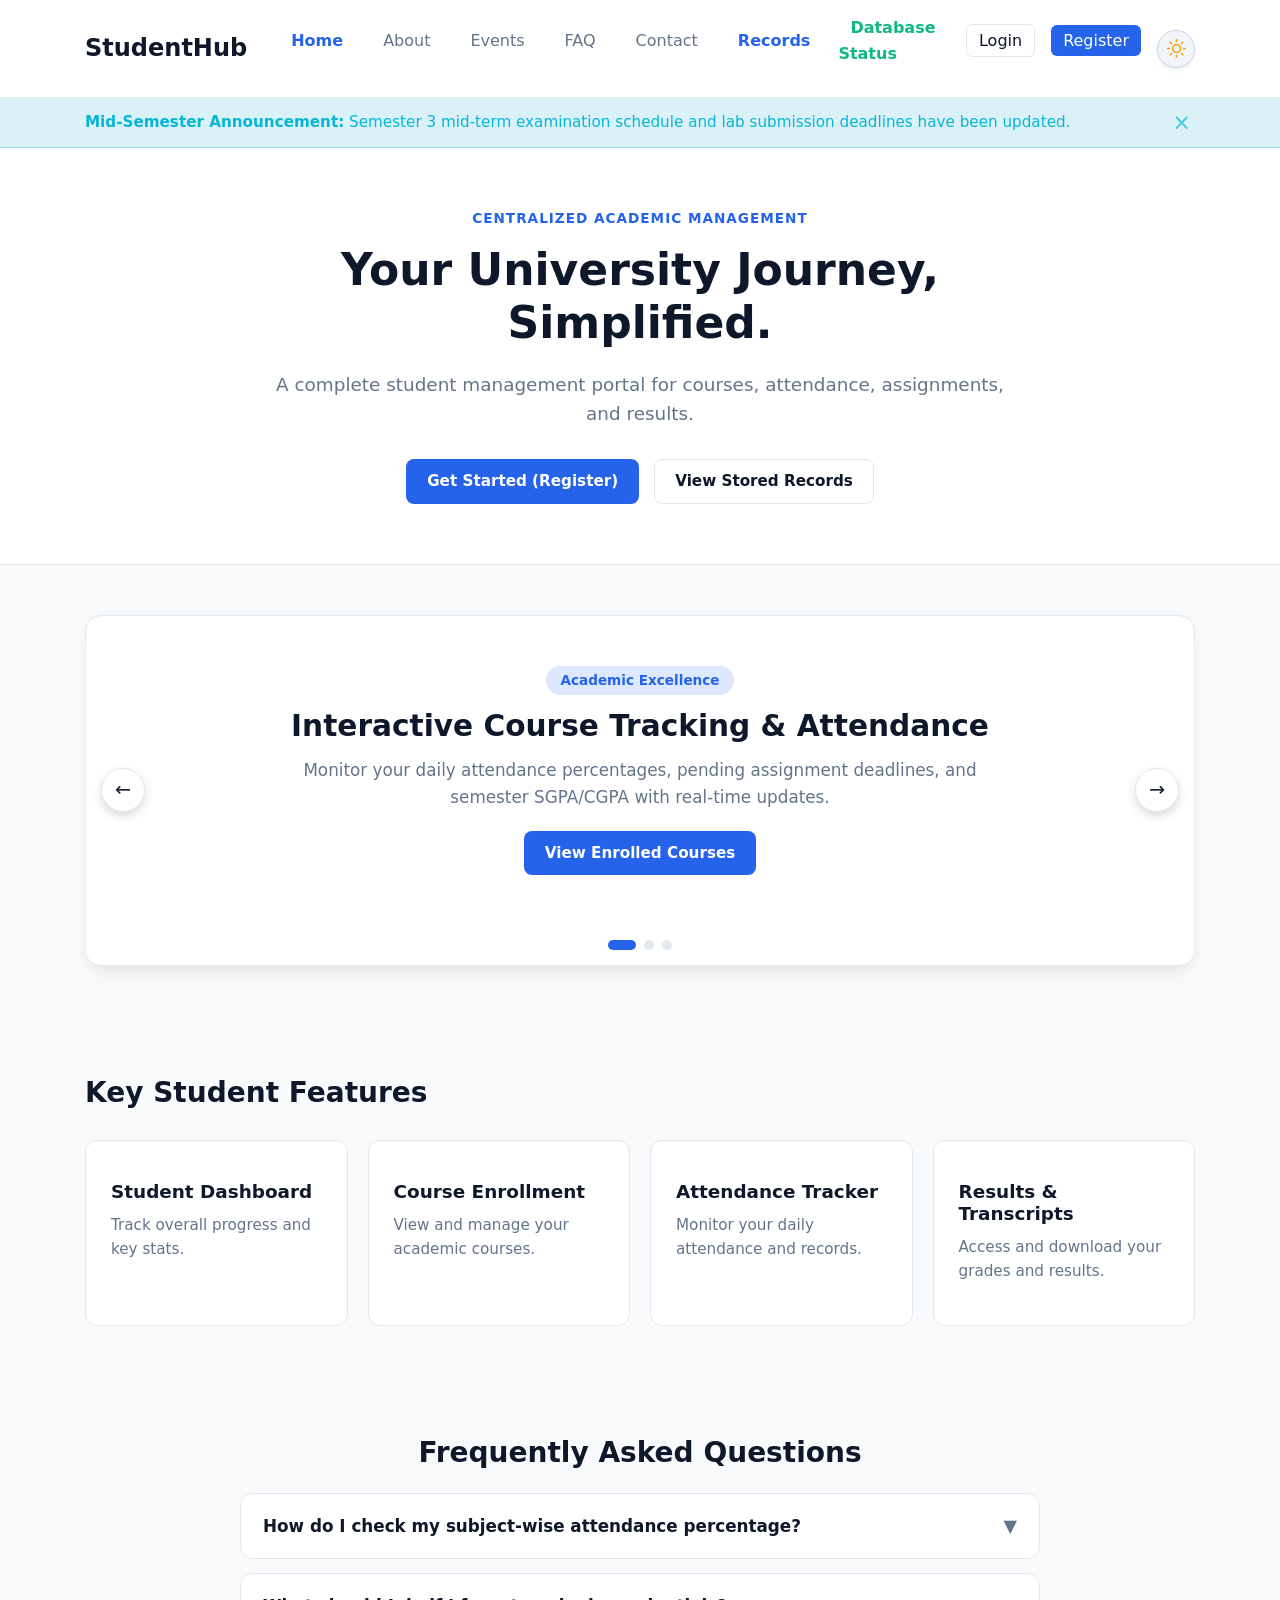
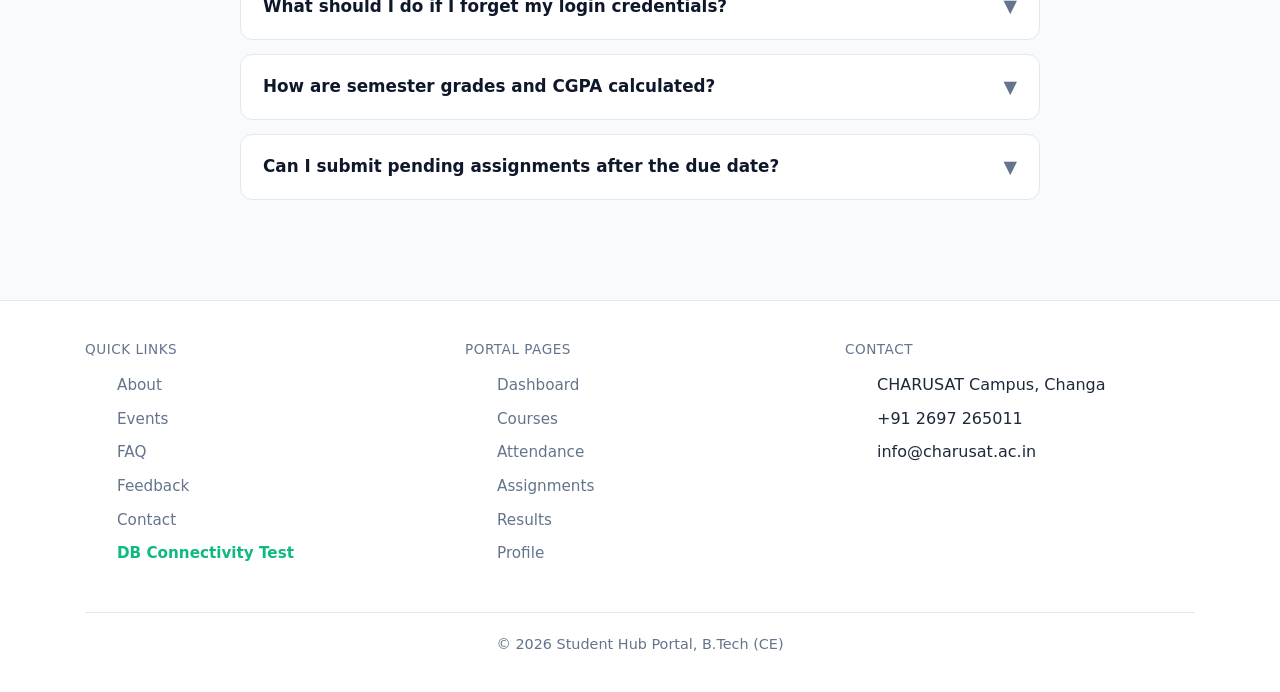
<file: index.html>
<!DOCTYPE html>
<html lang="en">

<head>
    <meta charset="UTF-8">
    <meta name="viewport" content="width=device-width, initial-scale=1.0">
    <title>Student Hub Portal</title>
    <link rel="icon" href="./images/logo.png">
    <link href="https://cdn.jsdelivr.net/npm/bootstrap@5.0.2/dist/css/bootstrap.min.css" rel="stylesheet"
        integrity="sha384-EVSTQN3/azprG1Anm3QDgpJLIm9Nao0Yz1ztcQTwFspd3yD65VohhpuuCOmLASjC" crossorigin="anonymous">
    <link rel="stylesheet" href="./css/index.css">
    <link rel="stylesheet" href="./css/style.css">


</head>

<body>
    <!-- Skip to main content for accessibility (Practical 2 Advanced Extension) -->
    <a href="#main-content" class="skip-link">Skip to main content</a>

    <!--  HEADER / NAVBAR  -->
    <header>
        <div class="container">
            <nav>
                <a href="index.html" class="logo">
                    StudentHub
                </a>
                <div class="nav-actions">
                    <ul class="nav-links">
                        <li><a href="index.html" class="active">Home</a></li>
                        <li><a href="./pages/about.html">About</a></li>
                        <li><a href="./pages/events.html">Events</a></li>
                        <li><a href="./pages/faq.html">FAQ</a></li>
                        <li><a href="./pages/contact.php">Contact</a></li>
                        <li><a href="./pages/view_records.php" style="color: var(--bs-primary); font-weight: 600;">Records</a></li>
                        <li><a href="test_connection.php" style="color: #10b981; font-weight: 600;">Database Status</a></li>
                        <li><a href="./pages/login.php" class="btn-login">Login</a></li>
                        <li><a href="./pages/register.php" class="btn-register">Register</a></li>
                    </ul>
                    <button type="button" class="theme-toggle-btn" aria-label="Toggle light/dark theme" title="Toggle theme">
                        <svg class="sun-icon" viewBox="0 0 24 24" fill="none" stroke="currentColor" stroke-width="2" stroke-linecap="round" stroke-linejoin="round">
                            <circle cx="12" cy="12" r="5"></circle>
                            <line x1="12" y1="1" x2="12" y2="3"></line>
                            <line x1="12" y1="21" x2="12" y2="23"></line>
                            <line x1="4.22" y1="4.22" x2="5.64" y2="5.64"></line>
                            <line x1="18.36" y1="18.36" x2="19.78" y2="19.78"></line>
                            <line x1="1" y1="12" x2="3" y2="12"></line>
                            <line x1="21" y1="12" x2="23" y2="12"></line>
                            <line x1="4.22" y1="19.78" x2="5.64" y2="18.36"></line>
                            <line x1="18.36" y1="5.64" x2="19.78" y2="4.22"></line>
                        </svg>
                        <svg class="moon-icon" viewBox="0 0 24 24" fill="none" stroke="currentColor" stroke-width="2" stroke-linecap="round" stroke-linejoin="round">
                            <path d="M21 12.79A9 9 0 1 1 11.21 3 7 7 0 0 0 21 12.79z"></path>
                        </svg>
                    </button>
                    <button type="button" class="hamburger-btn" aria-label="Toggle navigation" aria-expanded="false">
                        <span></span>
                        <span></span>
                        <span></span>
                    </button>
                </div>
            </nav>
        </div>
    </header>

    <main id="main-content">

        <!-- NOTIFICATION BANNER -->
        <div class="notification-banner notification-info" data-banner-id="index-announcement">
            <div class="container notification-content">
                <div class="notification-text">
                    <strong>Mid-Semester Announcement:</strong> Semester 3 mid-term examination schedule and lab submission deadlines have been updated.
                </div>
                <button type="button" class="notification-close" aria-label="Dismiss banner">&times;</button>
            </div>
        </div>

        <!-- HERO SECTION -->
        <section class="hero-section">
            <div class="container">
                <div class="hero-content">
                    <p class="tagline"> Centralized Academic Management</p>
                    <h1 class="hero-title">Your University Journey, Simplified.</h1>
                    <p class="hero-description">
                        A complete student management portal for courses, attendance, assignments, and results.
                    </p>
                    <div class="hero-buttons">
                        <a href="./pages/register.php" class="btn btn-primary">Get Started (Register)</a>
                        <a href="./pages/view_records.php" class="btn btn-outline">View Stored Records</a>
                    </div>
                </div>
            </div>
        </section>

        <!-- IMAGE / CONTENT SLIDER SECTION -->
        <section class="slider-section">
            <div class="container">
                <div class="slider-container">
                    <div class="slider-track">
                        
                        <!-- Slide 1 -->
                        <div class="slide-item">
                            <div class="slide-content">
                                <span class="slide-badge">Academic Excellence</span>
                                <h3 class="slide-title">Interactive Course Tracking & Attendance</h3>
                                <p class="slide-description">Monitor your daily attendance percentages, pending assignment deadlines, and semester SGPA/CGPA with real-time updates.</p>
                                <a href="./pages/courses.html" class="btn btn-primary">View Enrolled Courses</a>
                            </div>
                        </div>

                        <!-- Slide 2 -->
                        <div class="slide-item">
                            <div class="slide-content">
                                <span class="slide-badge">Campus Life & Events</span>
                                <h3 class="slide-title">DEPSTAR Computer Engineering Department</h3>
                                <p class="slide-description">Stay informed about upcoming practical vivas, tech symposiums, hackathons, and departmental workshops.</p>
                                <a href="./pages/about.html" class="btn btn-outline">Learn About Us</a>
                            </div>
                        </div>

                        <!-- Slide 3 -->
                        <div class="slide-item">
                            <div class="slide-content">
                                <span class="slide-badge">Digital Transcripts</span>
                                <h3 class="slide-title">Instant Results & Grade Sheet Access</h3>
                                <p class="slide-description">Securely download official grade transcripts, check course credits, and view detailed subject breakdowns.</p>
                                <a href="./pages/dashboard.html" class="btn btn-primary">Go to Dashboard</a>
                            </div>
                        </div>

                    </div>

                    <!-- Slider Controls -->
                    <button type="button" class="slider-btn slider-prev" aria-label="Previous Slide">&larr;</button>
                    <button type="button" class="slider-btn slider-next" aria-label="Next Slide">&rarr;</button>

                    <!-- Slider Dots -->
                    <div class="slider-dots"></div>
                </div>
            </div>
        </section>

        <!-- FEATURES SECTION -->
        <section id="features" class="features-section">
            <div class="container">
                <h2 class="section-title">Key Student Features</h2>
                <div class="features-grid">
                    <div class="feature-card">
                        <div class="feature-icon"></div>
                        <h5>Student Dashboard</h5>
                        <p>Track overall progress and key stats.</p>
                    </div>
                    <div class="feature-card">
                        <div class="feature-icon"></div>
                        <h5>Course Enrollment</h5>
                        <p>View and manage your academic courses.</p>
                    </div>
                    <div class="feature-card">
                        <div class="feature-icon"></div>
                        <h5>Attendance Tracker</h5>
                        <p>Monitor your daily attendance and records.</p>
                    </div>
                    <div class="feature-card">
                        <div class="feature-icon"></div>
                        <h5>Results & Transcripts</h5>
                        <p>Access and download your grades and results.</p>
                    </div>
                </div>
            </div>
        </section>

        <!-- COLLAPSIBLE FAQ SECTION -->
        <section class="faq-section">
            <div class="container">
                <h2 class="section-title text-center mb-4">Frequently Asked Questions</h2>
                <div class="faq-accordion" data-single="true">
                    
                    <div class="faq-item">
                        <button type="button" class="faq-header" aria-expanded="false">
                            <span>How do I check my subject-wise attendance percentage?</span>
                            <span class="faq-icon">&#9660;</span>
                        </button>
                        <div class="faq-content">
                            <div class="faq-body">
                                You can view your live attendance stats by navigating to the <strong>Attendance</strong> tab in your student portal dashboard. It displays attended lectures, total conducted sessions, and your eligibility status.
                            </div>
                        </div>
                    </div>

                    <div class="faq-item">
                        <button type="button" class="faq-header" aria-expanded="false">
                            <span>What should I do if I forget my login credentials?</span>
                            <span class="faq-icon">&#9660;</span>
                        </button>
                        <div class="faq-content">
                            <div class="faq-body">
                                Click on the "Forgot Password" link on the Login page or reach out to the CHARUSAT IT Helpdesk / Academic Cell with your student enrollment ID for password resets.
                            </div>
                        </div>
                    </div>

                    <div class="faq-item">
                        <button type="button" class="faq-header" aria-expanded="false">
                            <span>How are semester grades and CGPA calculated?</span>
                            <span class="faq-icon">&#9660;</span>
                        </button>
                        <div class="faq-content">
                            <div class="faq-body">
                                CGPA is calculated based on the weighted credit point average across all completed semesters following CHARUSAT academic grading guidelines (10-point scale).
                            </div>
                        </div>
                    </div>

                    <div class="faq-item">
                        <button type="button" class="faq-header" aria-expanded="false">
                            <span>Can I submit pending assignments after the due date?</span>
                            <span class="faq-icon">&#9660;</span>
                        </button>
                        <div class="faq-content">
                            <div class="faq-body">
                                Assignment submissions close automatically at midnight on the designated due date. Late submissions require explicit approval from your course instructor.
                            </div>
                        </div>
                    </div>

                </div>
            </div>
        </section>

    </main>

    <!--  FOOTER  -->
    <footer>
        <div class="container">
            <div class="footer-content">
                <div class="footer-col">
                    <h6>Quick Links</h6>
                    <ul>
                        <li><a href="./pages/about.html">About</a></li>
                        <li><a href="./pages/events.html">Events</a></li>
                        <li><a href="./pages/faq.html">FAQ</a></li>
                        <li><a href="./pages/feedback.html">Feedback</a></li>
                        <li><a href="./pages/contact.html">Contact</a></li>
                        <li><a href="test_connection.php" style="color: #10b981; font-weight: 600;">DB Connectivity Test</a></li>
                    </ul>
                </div>
                <div class="footer-col">
                    <h6>Portal Pages</h6>
                    <ul>
                        <li><a href="./pages/dashboard.html">Dashboard</a></li>
                        <li><a href="./pages/courses.html">Courses</a></li>
                        <li><a href="./pages/attendance.html">Attendance</a></li>
                        <li><a href="./pages/assignment.html">Assignments</a></li>
                        <li><a href="./pages/result.html">Results</a></li>
                        <li><a href="./pages/profile.html">Profile</a></li>
                    </ul>
                </div>
                <div class="footer-col">
                    <h6>Contact</h6>
                    <ul>
                        <li> CHARUSAT Campus, Changa</li>
                        <li> +91 2697 265011</li>
                        <li> info@charusat.ac.in</li>
                    </ul>
                </div>
            </div>
            <div class="footer-bottom">
                <p>&copy; 2026 Student Hub Portal, B.Tech (CE)</p>
            </div>
        </div>
    </footer>

    <script src="./js/script.js"></script>
</body>

</html>
</file>
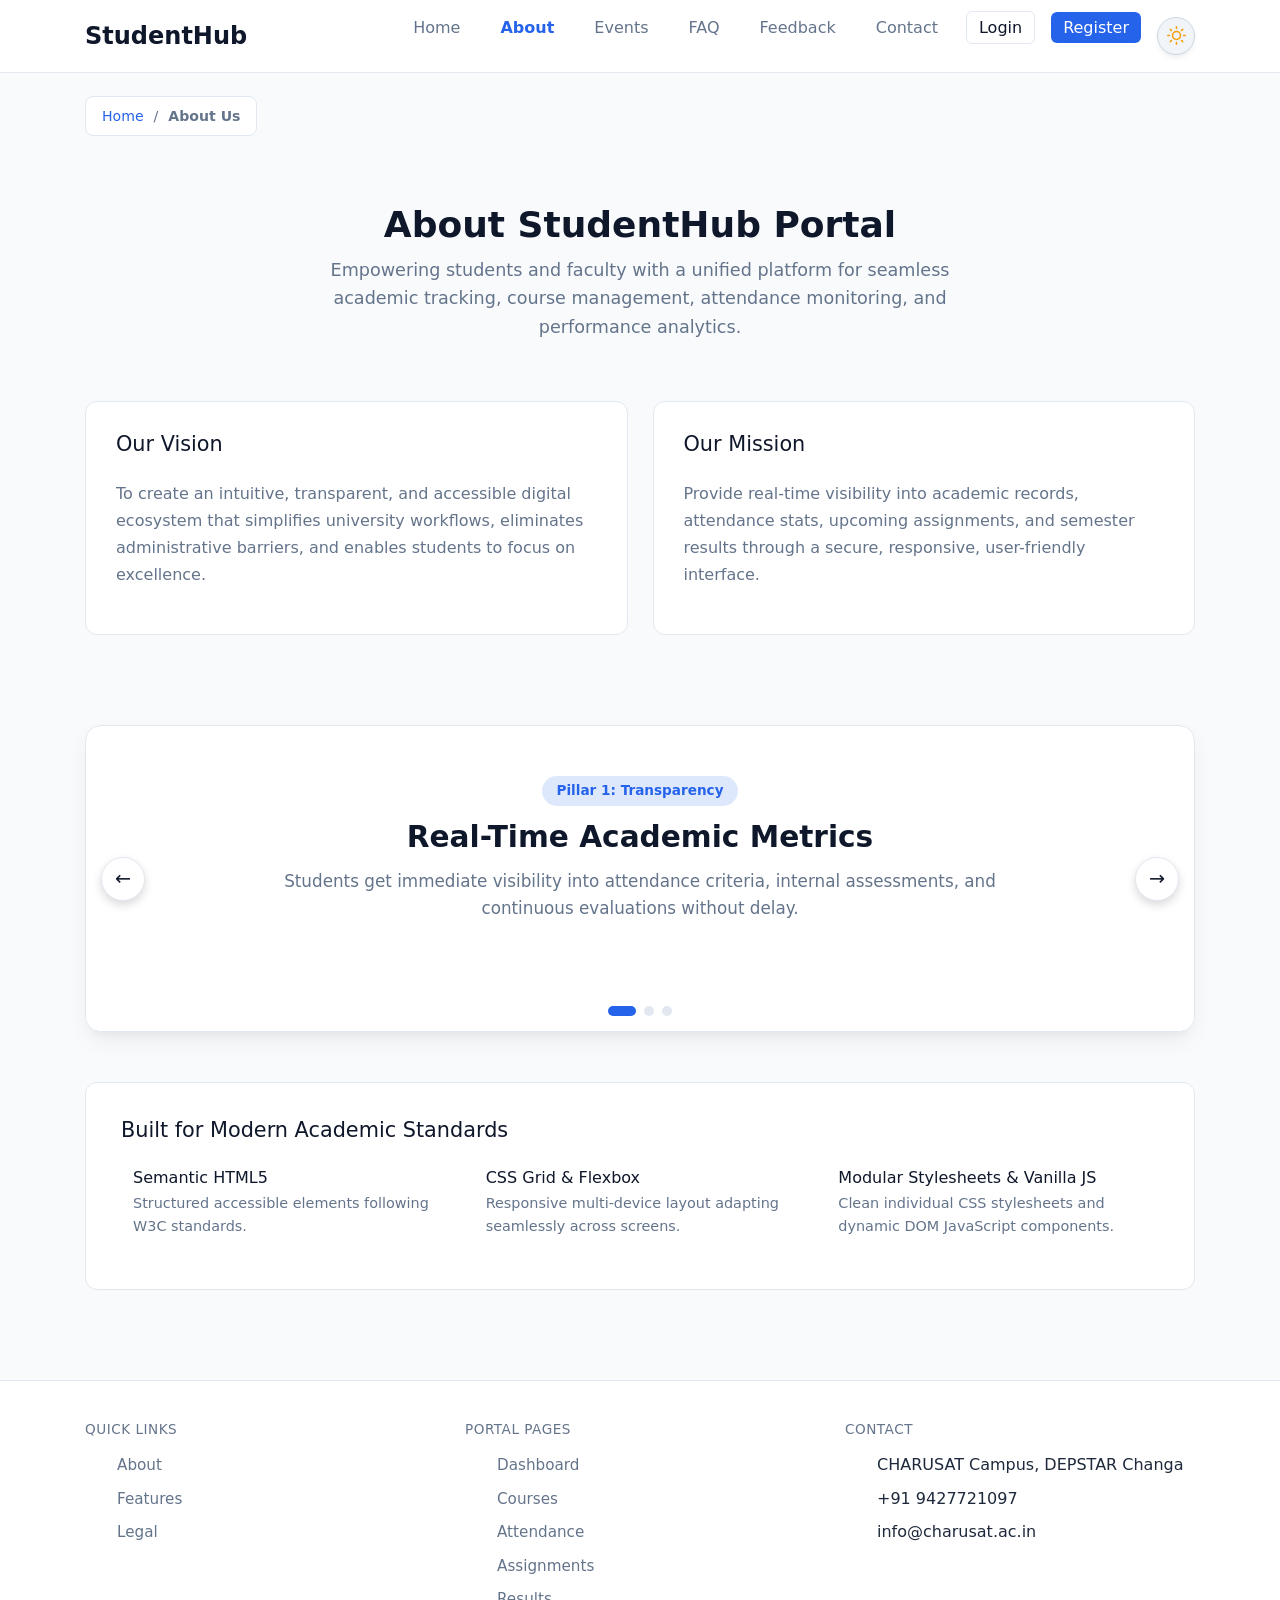
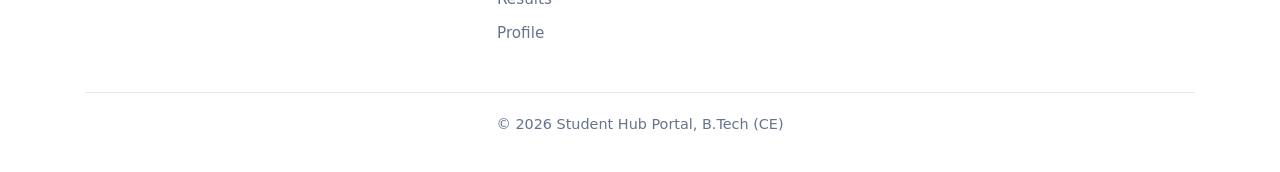
<file: pages/about.html>
<!DOCTYPE html>
<html lang="en">

<head>
    <meta charset="UTF-8">
    <meta name="viewport" content="width=device-width, initial-scale=1.0">
    <title>About Us - Student Hub Portal</title>
    <link rel="icon" href="../images/logo.png">
    <link href="https://cdn.jsdelivr.net/npm/bootstrap@5.0.2/dist/css/bootstrap.min.css" rel="stylesheet"
        integrity="sha384-EVSTQN3/azprG1Anm3QDgpJLIm9Nao0Yz1ztcQTwFspd3yD65VohhpuuCOmLASjC" crossorigin="anonymous">
    <link rel="stylesheet" href="../css/about.css">
    <link rel="stylesheet" href="../css/style.css">
</head>

<body>
    <!-- Skip to main content for accessibility (Practical 2 Advanced Extension) -->
    <a href="#main-content" class="skip-link">Skip to main content</a>

    <!-- ===== HEADER / NAVBAR ===== -->
    <header>
        <div class="container">
            <nav>
                <a href="../index.html" class="logo">
                    StudentHub
                </a>
                <div class="nav-actions">
                    <ul class="nav-links">
                        <li><a href="../index.html">Home</a></li>
                        <li><a href="about.html" class="active">About</a></li>
                        <li><a href="events.html">Events</a></li>
                        <li><a href="faq.html">FAQ</a></li>
                        <li><a href="feedback.html">Feedback</a></li>
                        <li><a href="contact.html">Contact</a></li>
                        <li><a href="login.html" class="btn-login">Login</a></li>
                        <li><a href="register.html" class="btn-register">Register</a></li>
                    </ul>
                    <button type="button" class="theme-toggle-btn" aria-label="Toggle light/dark theme" title="Toggle theme">
                        <svg class="sun-icon" viewBox="0 0 24 24" fill="none" stroke="currentColor" stroke-width="2" stroke-linecap="round" stroke-linejoin="round">
                            <circle cx="12" cy="12" r="5"></circle>
                            <line x1="12" y1="1" x2="12" y2="3"></line>
                            <line x1="12" y1="21" x2="12" y2="23"></line>
                            <line x1="4.22" y1="4.22" x2="5.64" y2="5.64"></line>
                            <line x1="18.36" y1="18.36" x2="19.78" y2="19.78"></line>
                            <line x1="1" y1="12" x2="3" y2="12"></line>
                            <line x1="21" y1="12" x2="23" y2="12"></line>
                            <line x1="4.22" y1="19.78" x2="5.64" y2="18.36"></line>
                            <line x1="18.36" y1="5.64" x2="19.78" y2="4.22"></line>
                        </svg>
                        <svg class="moon-icon" viewBox="0 0 24 24" fill="none" stroke="currentColor" stroke-width="2" stroke-linecap="round" stroke-linejoin="round">
                            <path d="M21 12.79A9 9 0 1 1 11.21 3 7 7 0 0 0 21 12.79z"></path>
                        </svg>
                    </button>
                    <button type="button" class="hamburger-btn" aria-label="Toggle navigation" aria-expanded="false">
                        <span></span>
                        <span></span>
                        <span></span>
                    </button>
                </div>
            </nav>
        </div>
    </header>

    <main id="main-content">
        <div class="container">
            <!-- Breadcrumb Navigation -->
            <nav aria-label="breadcrumb" class="breadcrumb-nav">
                <ol class="breadcrumb-list">
                    <li class="breadcrumb-item"><a href="../index.html">Home</a></li>
                    <li class="breadcrumb-item active" aria-current="page">About Us</li>
                </ol>
            </nav>

            <!-- Page Header -->
            <div class="page-header">
                <h1 class="page-title">About StudentHub Portal</h1>
                <p class="page-subtitle">
                    Empowering students and faculty with a unified platform for seamless academic tracking, course
                    management, attendance monitoring, and performance analytics.
                </p>
            </div>

            <!-- Vision and Mission Grid -->
            <div class="vision-mission-grid">
                <div class="info-card">
                    <div class="info-card-header">
                        <h3>Our Vision</h3>
                    </div>
                    <p>
                        To create an intuitive, transparent, and accessible digital ecosystem that simplifies university
                        workflows, eliminates administrative barriers, and enables students to focus on excellence.
                    </p>
                </div>

                <div class="info-card">
                    <div class="info-card-header">
                        <h3>Our Mission</h3>
                    </div>
                    <p>
                        Provide real-time visibility into academic records, attendance stats, upcoming assignments, and
                        semester results through a secure, responsive, user-friendly interface.
                    </p>
                </div>
            </div>

            <!-- ABOUT HIGHLIGHTS SLIDER -->
            <div class="slider-section">
                <div class="slider-container">
                    <div class="slider-track">
                        <div class="slide-item">
                            <div class="slide-content">
                                <span class="slide-badge">Pillar 1: Transparency</span>
                                <h3 class="slide-title">Real-Time Academic Metrics</h3>
                                <p class="slide-description">Students get immediate visibility into attendance criteria, internal assessments, and continuous evaluations without delay.</p>
                            </div>
                        </div>
                        <div class="slide-item">
                            <div class="slide-content">
                                <span class="slide-badge">Pillar 2: Accessibility</span>
                                <h3 class="slide-title">Multi-Device Responsive Design</h3>
                                <p class="slide-description">Designed to perform seamlessly on mobile phones, tablets, laptops, and desktop workstations with light/dark theme support.</p>
                            </div>
                        </div>
                        <div class="slide-item">
                            <div class="slide-content">
                                <span class="slide-badge">Pillar 3: Innovation</span>
                                <h3 class="slide-title">B.Tech CE Curriculum Excellence</h3>
                                <p class="slide-description">Aligned with outcome-based education standards set by DEPSTAR and CHARUSAT University.</p>
                            </div>
                        </div>
                    </div>
                    <button type="button" class="slider-btn slider-prev" aria-label="Previous Slide">&larr;</button>
                    <button type="button" class="slider-btn slider-next" aria-label="Next Slide">&rarr;</button>
                    <div class="slider-dots"></div>
                </div>
            </div>

            <!-- Tech Stack & Features -->
            <div class="tech-section">
                <h3> Built for Modern Academic Standards</h3>
                <div class="tech-grid">
                    <div class="tech-item">
                        <div class="tech-item-icon"></div>
                        <div>
                            <h5>Semantic HTML5</h5>
                            <p>Structured accessible elements following W3C standards.</p>
                        </div>
                    </div>
                    <div class="tech-item">
                        <div class="tech-item-icon"></div>
                        <div>
                            <h5>CSS Grid & Flexbox</h5>
                            <p>Responsive multi-device layout adapting seamlessly across screens.</p>
                        </div>
                    </div>
                    <div class="tech-item">
                        <div class="tech-item-icon"></div>
                        <div>
                            <h5>Modular Stylesheets & Vanilla JS</h5>
                            <p>Clean individual CSS stylesheets and dynamic DOM JavaScript components.</p>
                        </div>
                    </div>
                </div>
            </div>

        </div>
    </main>

    <!-- ===== FOOTER ===== -->
    <footer>
        <div class="container">
            <div class="footer-content">
                <div class="footer-col">
                    <h6>Quick Links</h6>
                    <ul>
                        <li><a href="about.html">About</a></li>
                        <li><a href="../index.html#features">Features</a></li>
                        <li><a href="#">Legal</a></li>
                    </ul>
                </div>
                <div class="footer-col">
                    <h6>Portal Pages</h6>
                    <ul>
                        <li><a href="dashboard.html">Dashboard</a></li>
                        <li><a href="courses.html">Courses</a></li>
                        <li><a href="attendance.html">Attendance</a></li>
                        <li><a href="assignment.html">Assignments</a></li>
                        <li><a href="result.html">Results</a></li>
                        <li><a href="profile.html">Profile</a></li>
                    </ul>
                </div>
                <div class="footer-col">
                    <h6>Contact</h6>
                    <ul>
                        <li> CHARUSAT Campus, DEPSTAR Changa</li>
                        <li> +91 9427721097</li>
                        <li> info@charusat.ac.in</li>
                    </ul>
                </div>
            </div>
            <div class="footer-bottom">
                <p>&copy; 2026 Student Hub Portal, B.Tech (CE)</p>
            </div>
        </div>
    </footer>

    <script src="../js/script.js"></script>
</body>

</html>
</file>
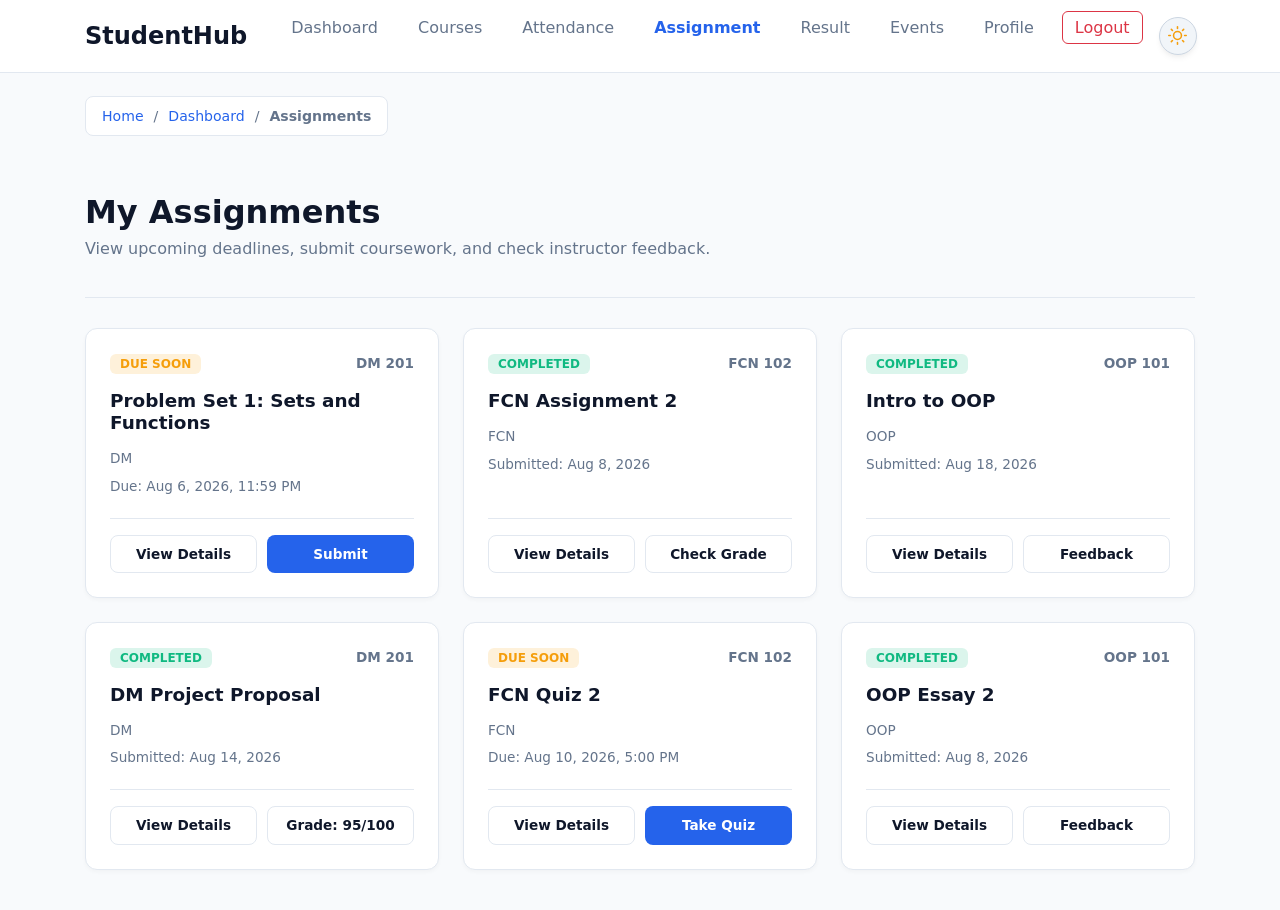
<file: pages/assignment.html>
<!DOCTYPE html>
<html lang="en">

<head>
    <meta charset="UTF-8">
    <meta name="viewport" content="width=device-width, initial-scale=1.0">
    <title>My Assignments - Student Hub Portal</title>
    <link rel="icon" href="../images/logo.png">
    <link href="https://cdn.jsdelivr.net/npm/bootstrap@5.0.2/dist/css/bootstrap.min.css" rel="stylesheet"
        integrity="sha384-EVSTQN3/azprG1Anm3QDgpJLIm9Nao0Yz1ztcQTwFspd3yD65VohhpuuCOmLASjC" crossorigin="anonymous">
    <link rel="stylesheet" href="../css/style.css">
    <link rel="stylesheet" href="../css/assignment.css">
</head>

<body>
    <!-- Skip to main content for accessibility (Practical 2 Advanced Extension) -->
    <a href="#main-content" class="skip-link">Skip to main content</a>

    <!-- ===== HEADER / NAVBAR ===== -->
    <header>
        <div class="container">
            <nav>
                <a href="../index.html" class="logo">
                    StudentHub
                </a>
                <div class="nav-actions">
                    <ul class="nav-links">
                        <li><a href="dashboard.html">Dashboard</a></li>
                        <li><a href="courses.html">Courses</a></li>
                        <li><a href="attendance.html">Attendance</a></li>
                        <li><a href="assignment.html" class="active">Assignment</a></li>
                        <li><a href="result.html">Result</a></li>
                        <li><a href="events.html">Events</a></li>
                        <li><a href="profile.html">Profile</a></li>
                        <li><a href="#" class="btn-logout" data-modal-target="#logoutModal">Logout</a></li>
                    </ul>
                    <button type="button" class="theme-toggle-btn" aria-label="Toggle light/dark theme" title="Toggle theme">
                        <svg class="sun-icon" viewBox="0 0 24 24" fill="none" stroke="currentColor" stroke-width="2" stroke-linecap="round" stroke-linejoin="round">
                            <circle cx="12" cy="12" r="5"></circle>
                            <line x1="12" y1="1" x2="12" y2="3"></line>
                            <line x1="12" y1="21" x2="12" y2="23"></line>
                            <line x1="4.22" y1="4.22" x2="5.64" y2="5.64"></line>
                            <line x1="18.36" y1="18.36" x2="19.78" y2="19.78"></line>
                            <line x1="1" y1="12" x2="3" y2="12"></line>
                            <line x1="21" y1="12" x2="23" y2="12"></line>
                            <line x1="4.22" y1="19.78" x2="5.64" y2="18.36"></line>
                            <line x1="18.36" y1="5.64" x2="19.78" y2="4.22"></line>
                        </svg>
                        <svg class="moon-icon" viewBox="0 0 24 24" fill="none" stroke="currentColor" stroke-width="2" stroke-linecap="round" stroke-linejoin="round">
                            <path d="M21 12.79A9 9 0 1 1 11.21 3 7 7 0 0 0 21 12.79z"></path>
                        </svg>
                    </button>
                    <button type="button" class="hamburger-btn" aria-label="Toggle navigation" aria-expanded="false">
                        <span></span>
                        <span></span>
                        <span></span>
                    </button>
                </div>
            </nav>
        </div>
    </header>

    <main id="main-content">
        <div class="container">
            <!-- Breadcrumb Navigation -->
            <nav aria-label="breadcrumb" class="breadcrumb-nav">
                <ol class="breadcrumb-list">
                    <li class="breadcrumb-item"><a href="../index.html">Home</a></li>
                    <li class="breadcrumb-item"><a href="dashboard.html">Dashboard</a></li>
                    <li class="breadcrumb-item active" aria-current="page">Assignments</li>
                </ol>
            </nav>

            <!-- Page Header -->
            <div class="page-header">
                <h1 class="page-title">My Assignments</h1>
                <p class="page-subtitle">View upcoming deadlines, submit coursework, and check instructor feedback.</p>
            </div>

            <!-- Assignments Grid -->
            <div class="assignments-grid">

                <!-- Card 1 -->
                <div class="assignment-card">
                    <div>
                        <div class="card-top-bar">
                            <span class="badge badge-due-soon">DUE SOON</span>
                            <span class="course-code">DM 201</span>
                        </div>
                        <h4>Problem Set 1: Sets and Functions</h4>
                        <div class="assignment-details">
                            <div class="assignment-detail-line"> DM</div>
                            <div class="assignment-detail-line"> Due: Aug 6, 2026, 11:59 PM</div>
                        </div>
                    </div>
                    <div class="assignment-actions">
                        <button class="btn btn-outline">View Details</button>
                        <button class="btn btn-primary">Submit</button>
                    </div>
                </div>
                

                <!-- Card 2 -->
                <div class="assignment-card">
                    <div>
                        <div class="card-top-bar">
                            <span class="badge badge-completed">COMPLETED</span>
                            <span class="course-code">FCN 102</span>
                        </div>
                        <h4>FCN Assignment 2</h4>
                        <div class="assignment-details">
                            <div class="assignment-detail-line"> FCN</div>
                            <div class="assignment-detail-line"> Submitted: Aug 8, 2026</div>
                        </div>
                    </div>
                    <div class="assignment-actions">
                        <button class="btn btn-outline">View Details</button>
                        <button class="btn btn-outline">Check Grade</button>
                    </div>
                </div>

                <!-- Card 3 -->
                <div class="assignment-card">
                    <div>
                        <div class="card-top-bar">
                            <span class="badge badge-completed">COMPLETED</span>
                            <span class="course-code">OOP 101</span>
                        </div>
                        <h4>Intro to OOP</h4>
                        <div class="assignment-details">
                            <div class="assignment-detail-line"> OOP</div>
                            <div class="assignment-detail-line"> Submitted: Aug 18, 2026</div>
                        </div>
                    </div>
                    <div class="assignment-actions">
                        <button class="btn btn-outline">View Details</button>
                        <button class="btn btn-outline">Feedback</button>
                    </div>
                </div>

                <!-- Card 4 -->
                <div class="assignment-card">
                    <div>
                        <div class="card-top-bar">
                            <span class="badge badge-completed">COMPLETED</span>
                            <span class="course-code">DM 201</span>
                        </div>
                        <h4>DM Project Proposal</h4>
                        <div class="assignment-details">
                            <div class="assignment-detail-line"> DM</div>
                            <div class="assignment-detail-line"> Submitted: Aug 14, 2026</div>
                        </div>
                    </div>
                    <div class="assignment-actions">
                        <button class="btn btn-outline">View Details</button>
                        <button class="btn btn-outline">Grade: 95/100</button>
                    </div>
                </div>

                <!-- Card 5 -->
                <div class="assignment-card">
                    <div>
                        <div class="card-top-bar">
                            <span class="badge badge-due-soon">DUE SOON</span>
                            <span class="course-code">FCN 102</span>
                        </div>
                        <h4>FCN Quiz 2</h4>
                        <div class="assignment-details">
                            <div class="assignment-detail-line"> FCN</div>
                            <div class="assignment-detail-line"> Due: Aug 10, 2026, 5:00 PM</div>
                        </div>
                    </div>
                    <div class="assignment-actions">
                        <button class="btn btn-outline">View Details</button>
                        <button class="btn btn-primary">Take Quiz</button>
                    </div>
                </div>

                <!-- Card 6 -->
                <div class="assignment-card">
                    <div>
                        <div class="card-top-bar">
                            <span class="badge badge-completed">COMPLETED</span>
                            <span class="course-code">OOP 101</span>
                        </div>
                        <h4>OOP Essay 2</h4>
                        <div class="assignment-details">
                            <div class="assignment-detail-line"> OOP</div>
                            <div class="assignment-detail-line"> Submitted: Aug 8, 2026</div>
                        </div>
                    </div>
                    <div class="assignment-actions">
                        <button class="btn btn-outline">View Details</button>
                        <button class="btn btn-outline">Feedback</button>
                    </div>
                </div>

            </div>

        </div>
    </main>

        <!-- LOGOUT CONFIRMATION MODAL -->
    <div class="modal-overlay" id="logoutModal" aria-hidden="true" role="dialog">
        <div class="modal-card">
            <div class="modal-header">
                <h4 class="modal-title">Confirm Logout</h4>
                <button type="button" class="modal-close-btn" data-modal-close aria-label="Close modal">&times;</button>
            </div>
            <div class="modal-body">
                <p>Are you sure you want to log out of your StudentHub account?</p>
            </div>
            <div class="modal-footer">
                <button type="button" class="btn btn-outline" data-modal-close>Cancel</button>
                <a href="login.html" class="btn btn-primary">Logout</a>
            </div>
        </div>
    </div>

    <script src="../js/script.js"></script>
</body>

</html>
</file>
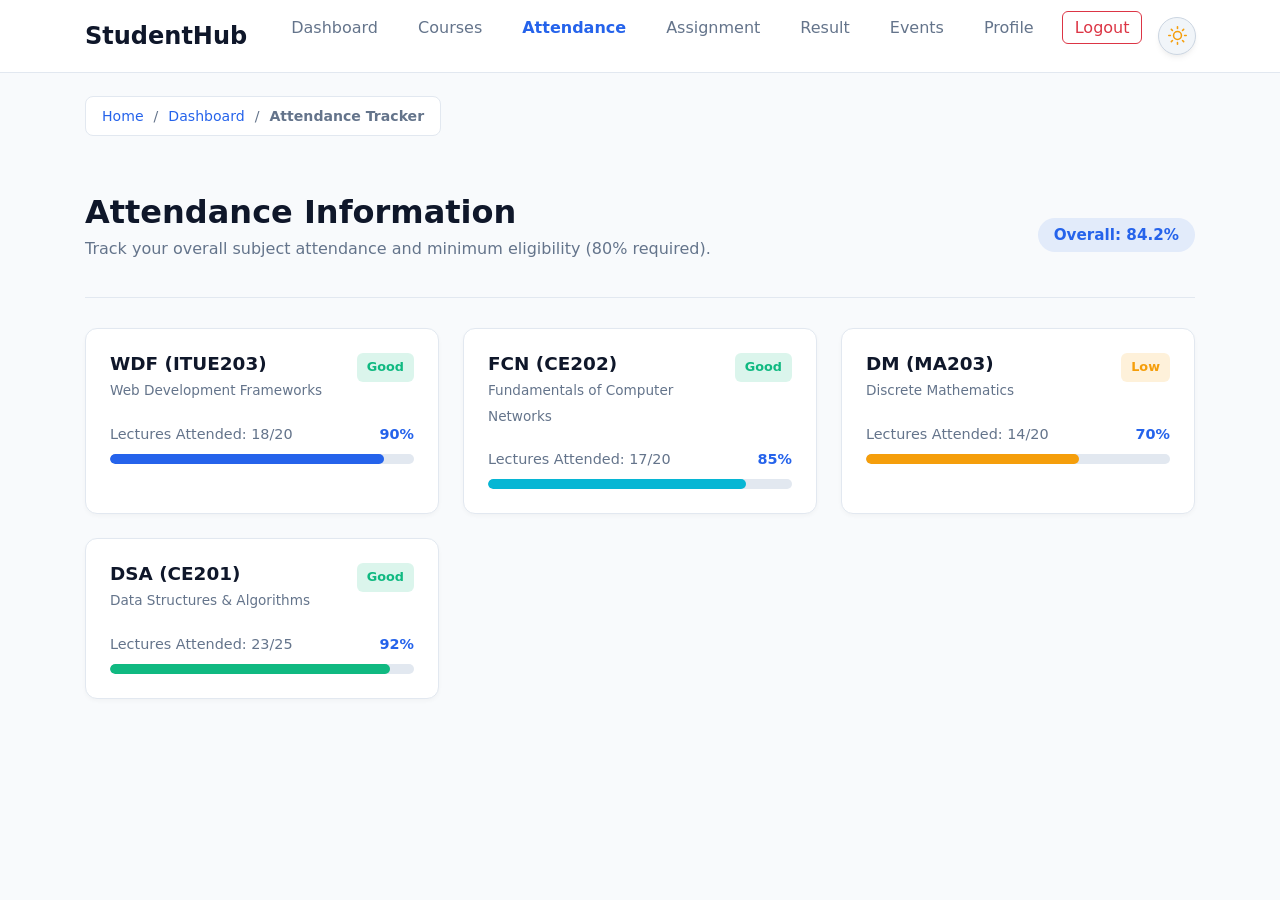
<file: pages/attendance.html>
<!DOCTYPE html>
<html lang="en">

<head>
    <meta charset="UTF-8">
    <meta name="viewport" content="width=device-width, initial-scale=1.0">
    <title>Attendance Information - Student Hub Portal</title>
    <link rel="icon" href="../images/logo.png">
    <link href="https://cdn.jsdelivr.net/npm/bootstrap@5.0.2/dist/css/bootstrap.min.css" rel="stylesheet"
        integrity="sha384-EVSTQN3/azprG1Anm3QDgpJLIm9Nao0Yz1ztcQTwFspd3yD65VohhpuuCOmLASjC" crossorigin="anonymous">
    <link rel="stylesheet" href="../css/style.css">
    <link rel="stylesheet" href="../css/attendance.css">
</head>

<body>
    <!-- Skip to main content for accessibility (Practical 2 Advanced Extension) -->
    <a href="#main-content" class="skip-link">Skip to main content</a>

    <!-- ===== HEADER / NAVBAR ===== -->
    <header>
        <div class="container">
            <nav>
                <a href="../index.html" class="logo">
                    StudentHub
                </a>
                <div class="nav-actions">
                    <ul class="nav-links">
                        <li><a href="dashboard.html">Dashboard</a></li>
                        <li><a href="courses.html">Courses</a></li>
                        <li><a href="attendance.html" class="active">Attendance</a></li>
                        <li><a href="assignment.html">Assignment</a></li>
                        <li><a href="result.html">Result</a></li>
                        <li><a href="events.html">Events</a></li>
                        <li><a href="profile.html">Profile</a></li>
                        <li><a href="#" class="btn-logout" data-modal-target="#logoutModal">Logout</a></li>
                    </ul>
                    <button type="button" class="theme-toggle-btn" aria-label="Toggle light/dark theme" title="Toggle theme">
                        <svg class="sun-icon" viewBox="0 0 24 24" fill="none" stroke="currentColor" stroke-width="2" stroke-linecap="round" stroke-linejoin="round">
                            <circle cx="12" cy="12" r="5"></circle>
                            <line x1="12" y1="1" x2="12" y2="3"></line>
                            <line x1="12" y1="21" x2="12" y2="23"></line>
                            <line x1="4.22" y1="4.22" x2="5.64" y2="5.64"></line>
                            <line x1="18.36" y1="18.36" x2="19.78" y2="19.78"></line>
                            <line x1="1" y1="12" x2="3" y2="12"></line>
                            <line x1="21" y1="12" x2="23" y2="12"></line>
                            <line x1="4.22" y1="19.78" x2="5.64" y2="18.36"></line>
                            <line x1="18.36" y1="5.64" x2="19.78" y2="4.22"></line>
                        </svg>
                        <svg class="moon-icon" viewBox="0 0 24 24" fill="none" stroke="currentColor" stroke-width="2" stroke-linecap="round" stroke-linejoin="round">
                            <path d="M21 12.79A9 9 0 1 1 11.21 3 7 7 0 0 0 21 12.79z"></path>
                        </svg>
                    </button>
                    <button type="button" class="hamburger-btn" aria-label="Toggle navigation" aria-expanded="false">
                        <span></span>
                        <span></span>
                        <span></span>
                    </button>
                </div>
            </nav>
        </div>
    </header>

    <main id="main-content">
        <div class="container">
            <!-- Breadcrumb Navigation -->
            <nav aria-label="breadcrumb" class="breadcrumb-nav">
                <ol class="breadcrumb-list">
                    <li class="breadcrumb-item"><a href="../index.html">Home</a></li>
                    <li class="breadcrumb-item"><a href="dashboard.html">Dashboard</a></li>
                    <li class="breadcrumb-item active" aria-current="page">Attendance Tracker</li>
                </ol>
            </nav>

            <!-- Page Title -->
            <div class="page-header-row">
                <div>
                    <h1 class="page-title">Attendance Information</h1>
                    <p class="page-subtitle">Track your overall subject attendance and minimum eligibility (80%
                        required).</p>
                </div>
                <div>
                    <span class="overall-badge">Overall: 84.2%</span>
                </div>
            </div>

            <!-- Subject Cards Grid -->
            <div class="attendance-grid">

                <!-- Subject 1: WDF -->
                <div class="attendance-card">
                    <div class="card-top-info">
                        <div class="subject-details-box">
                            <div>
                                <h4>WDF (ITUE203)</h4>
                                <small>Web Development Frameworks</small>
                            </div>
                        </div>
                        <span class="status-tag tag-good">Good</span>
                    </div>
                    <div>
                        <div class="progress-meta">
                            <span class="meta-count">Lectures Attended: 18/20</span>
                            <span class="meta-percent">90%</span>
                        </div>
                        <div class="progress-track">
                            <div class="progress-bar bg-blue" style="width: 90%;"></div>
                        </div>
                    </div>
                </div>

                <!-- Subject 2: FCN -->
                <div class="attendance-card">
                    <div class="card-top-info">
                        <div class="subject-details-box">
                            <div>
                                <h4>FCN (CE202)</h4>
                                <small>Fundamentals of Computer Networks</small>
                            </div>
                        </div>
                        <span class="status-tag tag-good">Good</span>
                    </div>
                    <div>
                        <div class="progress-meta">
                            <span class="meta-count">Lectures Attended: 17/20</span>
                            <span class="meta-percent">85%</span>
                        </div>
                        <div class="progress-track">
                            <div class="progress-bar bg-cyan" style="width: 85%;"></div>
                        </div>
                    </div>
                </div>

                <!-- Subject 3: DM -->
                <div class="attendance-card">
                    <div class="card-top-info">
                        <div class="subject-details-box">
                            <div>
                                <h4>DM (MA203)</h4>
                                <small>Discrete Mathematics</small>
                            </div>
                        </div>
                        <span class="status-tag tag-low">Low</span>
                    </div>
                    <div>
                        <div class="progress-meta">
                            <span class="meta-count">Lectures Attended: 14/20</span>
                            <span class="meta-percent">70%</span>
                        </div>
                        <div class="progress-track">
                            <div class="progress-bar bg-orange" style="width: 70%;"></div>
                        </div>
                    </div>
                </div>

                <!-- Subject 4: DSA -->
                <div class="attendance-card">
                    <div class="card-top-info">
                        <div class="subject-details-box">
                            <div>
                                <h4>DSA (CE201)</h4>
                                <small>Data Structures & Algorithms</small>
                            </div>
                        </div>
                        <span class="status-tag tag-good">Good</span>
                    </div>
                    <div>
                        <div class="progress-meta">
                            <span class="meta-count">Lectures Attended: 23/25</span>
                            <span class="meta-percent">92%</span>
                        </div>
                        <div class="progress-track">
                            <div class="progress-bar bg-green" style="width: 92%;"></div>
                        </div>
                    </div>
                </div>
            </div>
        </div>
    </main>

    <!-- LOGOUT CONFIRMATION MODAL -->
    <div class="modal-overlay" id="logoutModal" aria-hidden="true" role="dialog">
        <div class="modal-card">
            <div class="modal-header">
                <h4 class="modal-title">Confirm Logout</h4>
                <button type="button" class="modal-close-btn" data-modal-close aria-label="Close modal">&times;</button>
            </div>
            <div class="modal-body">
                <p>Are you sure you want to log out of your StudentHub account?</p>
            </div>
            <div class="modal-footer">
                <button type="button" class="btn btn-outline" data-modal-close>Cancel</button>
                <a href="login.html" class="btn btn-primary">Logout</a>
            </div>
        </div>
    </div>

    <script src="../js/script.js"></script>
</body>

</html>
</file>
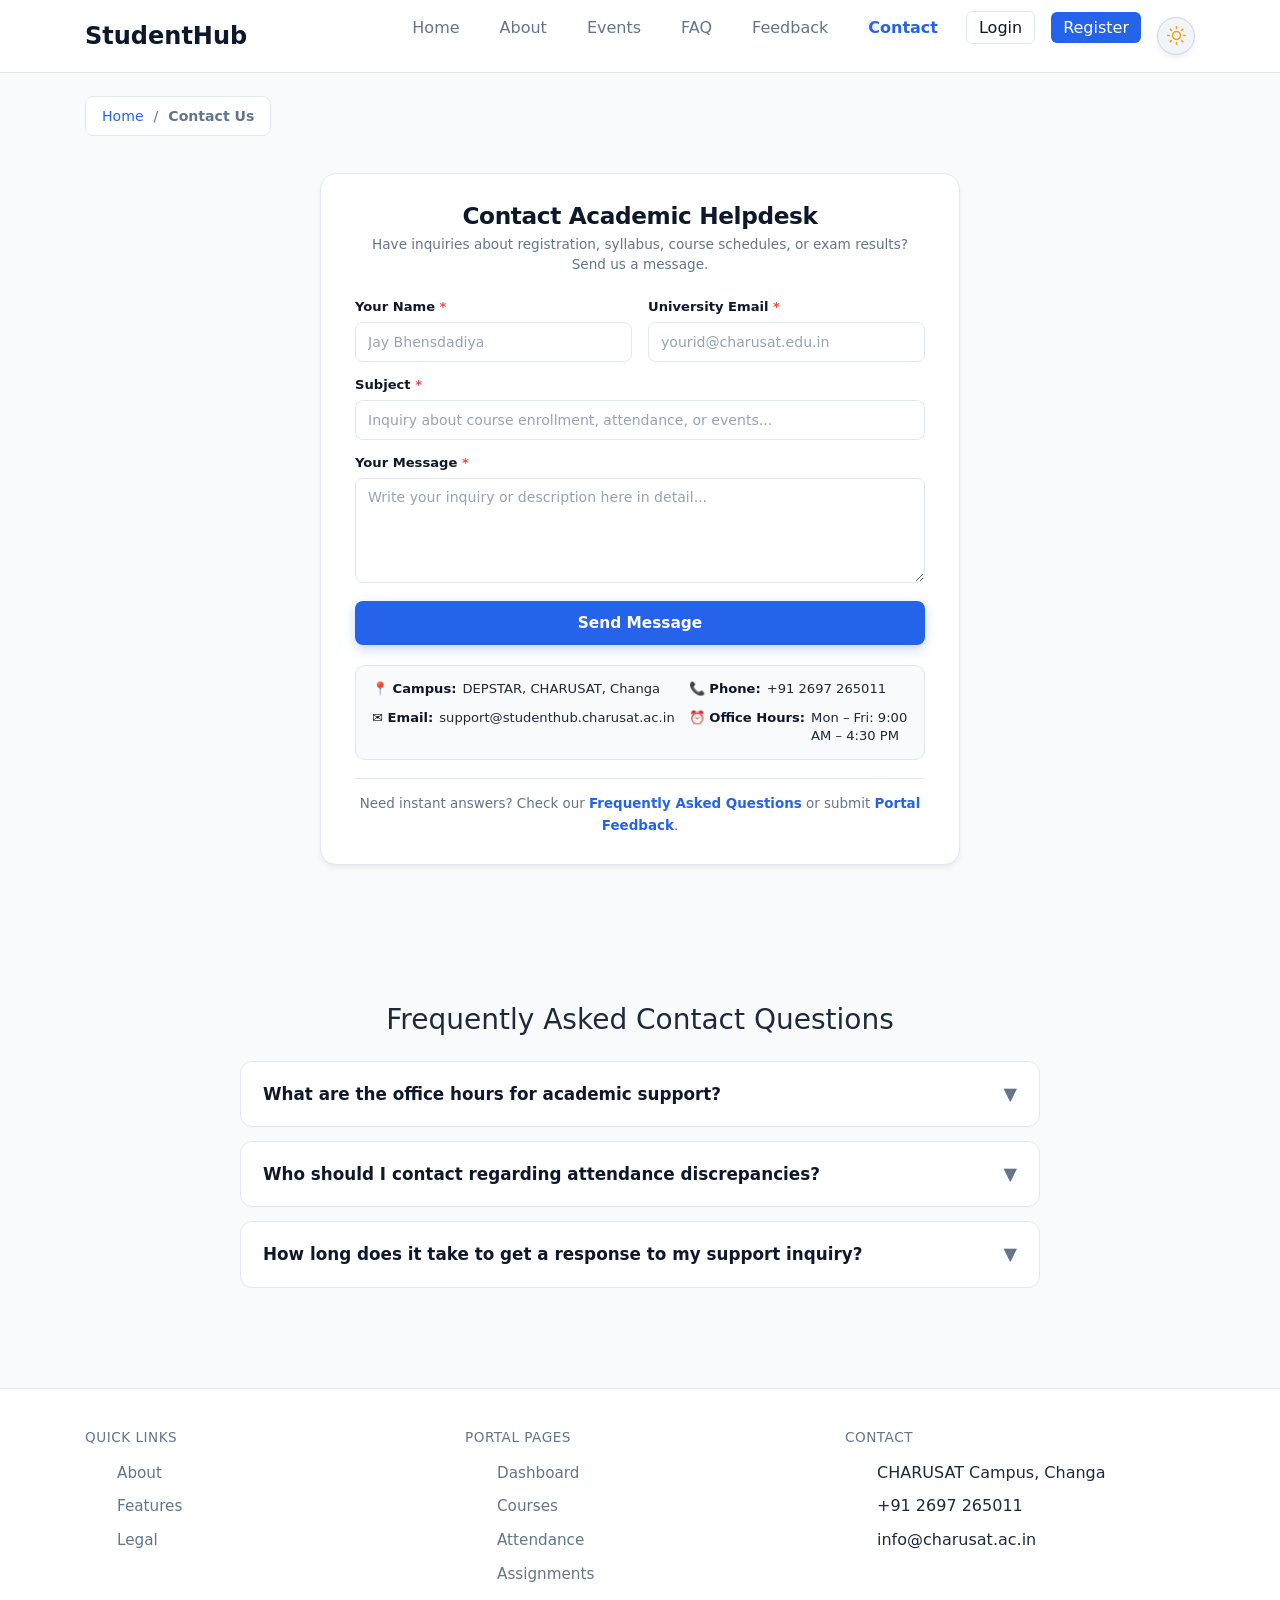
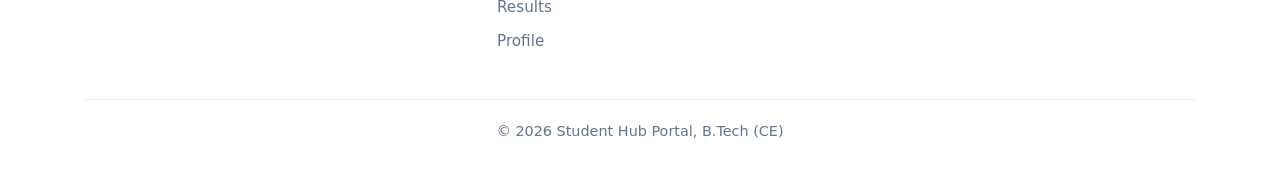
<file: pages/contact.html>
<!DOCTYPE html>
<html lang="en">

<head>
    <meta charset="UTF-8">
    <meta name="viewport" content="width=device-width, initial-scale=1.0">
    <title>Contact Us - Student Hub Portal</title>
    <link rel="icon" href="../images/logo.png">
    <link href="https://cdn.jsdelivr.net/npm/bootstrap@5.0.2/dist/css/bootstrap.min.css" rel="stylesheet"
        integrity="sha384-EVSTQN3/azprG1Anm3QDgpJLIm9Nao0Yz1ztcQTwFspd3yD65VohhpuuCOmLASjC" crossorigin="anonymous">
    <link rel="stylesheet" href="../css/style.css">
    <link rel="stylesheet" href="../css/contact.css">
</head>

<body>
    <!-- Skip to main content for accessibility (Practical 2 Advanced Extension) -->
    <a href="#main-content" class="skip-link">Skip to main content</a>

    <!-- ===== HEADER / NAVBAR ===== -->
    <header>
        <div class="container">
            <nav>
                <a href="../index.html" class="logo">
                    StudentHub
                </a>
                <div class="nav-actions">
                    <ul class="nav-links">
                        <li><a href="../index.html">Home</a></li>
                        <li><a href="about.html">About</a></li>
                        <li><a href="events.html">Events</a></li>
                        <li><a href="faq.html">FAQ</a></li>
                        <li><a href="feedback.html">Feedback</a></li>
                        <li><a href="contact.html" class="active">Contact</a></li>
                        <li><a href="login.html" class="btn-login">Login</a></li>
                        <li><a href="register.html" class="btn-register">Register</a></li>
                    </ul>
                    <button type="button" class="theme-toggle-btn" aria-label="Toggle light/dark theme" title="Toggle theme">
                        <svg class="sun-icon" viewBox="0 0 24 24" fill="none" stroke="currentColor" stroke-width="2" stroke-linecap="round" stroke-linejoin="round">
                            <circle cx="12" cy="12" r="5"></circle>
                            <line x1="12" y1="1" x2="12" y2="3"></line>
                            <line x1="12" y1="21" x2="12" y2="23"></line>
                            <line x1="4.22" y1="4.22" x2="5.64" y2="5.64"></line>
                            <line x1="18.36" y1="18.36" x2="19.78" y2="19.78"></line>
                            <line x1="1" y1="12" x2="3" y2="12"></line>
                            <line x1="21" y1="12" x2="23" y2="12"></line>
                            <line x1="4.22" y1="19.78" x2="5.64" y2="18.36"></line>
                            <line x1="18.36" y1="5.64" x2="19.78" y2="4.22"></line>
                        </svg>
                        <svg class="moon-icon" viewBox="0 0 24 24" fill="none" stroke="currentColor" stroke-width="2" stroke-linecap="round" stroke-linejoin="round">
                            <path d="M21 12.79A9 9 0 1 1 11.21 3 7 7 0 0 0 21 12.79z"></path>
                        </svg>
                    </button>
                    <button type="button" class="hamburger-btn" aria-label="Toggle navigation" aria-expanded="false">
                        <span></span>
                        <span></span>
                        <span></span>
                    </button>
                </div>
            </nav>
        </div>
    </header>

    <main id="main-content">
        <div class="container">
            <!-- Breadcrumb Navigation -->
            <nav aria-label="breadcrumb" class="breadcrumb-nav">
                <ol class="breadcrumb-list">
                    <li class="breadcrumb-item"><a href="../index.html">Home</a></li>
                    <li class="breadcrumb-item active" aria-current="page">Contact Us</li>
                </ol>
            </nav>

            <div class="auth-container">
                <div class="auth-card contact-card">

                    <div class="auth-header">
                        <h2>Contact Academic Helpdesk</h2>
                        <p>Have inquiries about registration, syllabus, course schedules, or exam results? Send us a message.</p>
                    </div>

                    <form id="contactForm" action="#" method="POST" novalidate>
                        <div class="form-grid">

                            <!-- Full Name -->
                            <div class="form-group">
                                <label for="userName">Your Name <span style="color: #ef4444;">*</span></label>
                                <input type="text" id="userName" name="userName" class="form-control"
                                    placeholder="Jay Bhensdadiya" required>
                            </div>

                            <!-- University Email -->
                            <div class="form-group">
                                <label for="userEmail">University Email <span style="color: #ef4444;">*</span></label>
                                <input type="email" id="userEmail" name="userEmail" class="form-control"
                                    placeholder="yourid@charusat.edu.in" required>
                            </div>

                            <!-- Subject -->
                            <div class="form-group form-group-full">
                                <label for="userSubject">Subject <span style="color: #ef4444;">*</span></label>
                                <input type="text" id="userSubject" name="userSubject" class="form-control"
                                    placeholder="Inquiry about course enrollment, attendance, or events..." required>
                            </div>

                            <!-- Message -->
                            <div class="form-group form-group-full">
                                <label for="userMessage">Your Message <span style="color: #ef4444;">*</span></label>
                                <textarea id="userMessage" name="userMessage" rows="4" class="form-control"
                                    placeholder="Write your inquiry or description here in detail..." required></textarea>
                            </div>

                            <!-- Full Width Submit Button -->
                            <div class="form-group form-group-full" style="margin-top: 6px; margin-bottom: 0;">
                                <button type="submit" class="btn btn-primary btn-full">Send Message</button>
                            </div>

                        </div>
                    </form>

                    <!-- Quick Campus Contact Info -->
                    <div class="contact-quick-info">
                        <div class="info-pill">
                            <span class="info-label">📍 Campus:</span>
                            <span>DEPSTAR, CHARUSAT, Changa</span>
                        </div>
                        <div class="info-pill">
                            <span class="info-label">📞 Phone:</span>
                            <span>+91 2697 265011</span>
                        </div>
                        <div class="info-pill">
                            <span class="info-label">✉️ Email:</span>
                            <span>support@studenthub.charusat.ac.in</span>
                        </div>
                        <div class="info-pill">
                            <span class="info-label">⏰ Office Hours:</span>
                            <span>Mon &ndash; Fri: 9:00 AM &ndash; 4:30 PM</span>
                        </div>
                    </div>

                    <div class="auth-footer">
                        <span>Need instant answers? Check our <a href="faq.html">Frequently Asked Questions</a> or submit <a href="feedback.html">Portal Feedback</a>.</span>
                    </div>

                </div>
            </div>

            <!-- COLLAPSIBLE FAQ SECTION -->
            <section class="faq-section mt-5">
                <h3 class="text-center mb-4">Frequently Asked Contact Questions</h3>
                <div class="faq-accordion" data-single="true">
                    
                    <div class="faq-item">
                        <button type="button" class="faq-header" aria-expanded="false">
                            <span>What are the office hours for academic support?</span>
                            <span class="faq-icon">&#9660;</span>
                        </button>
                        <div class="faq-content">
                            <div class="faq-body">
                                The academic cell is open Monday through Saturday from 9:00 AM to 5:00 PM IST. Support tickets submitted outside business hours are processed on the next working day.
                            </div>
                        </div>
                    </div>

                    <div class="faq-item">
                        <button type="button" class="faq-header" aria-expanded="false">
                            <span>Who should I contact regarding attendance discrepancies?</span>
                            <span class="faq-icon">&#9660;</span>
                        </button>
                        <div class="faq-content">
                            <div class="faq-body">
                                Attendance disputes should be raised directly with your subject lab instructor or course counselor within 3 working days of lecture recording.
                            </div>
                        </div>
                    </div>

                    <div class="faq-item">
                        <button type="button" class="faq-header" aria-expanded="false">
                            <span>How long does it take to get a response to my support inquiry?</span>
                            <span class="faq-icon">&#9660;</span>
                        </button>
                        <div class="faq-content">
                            <div class="faq-body">
                                Standard email inquiries sent via this portal form receive a response within 24 to 48 hours. Urgent issues can be brought directly to the department office.
                            </div>
                        </div>
                    </div>

                </div>
            </section>

        </div>
    </main>

    <!-- ===== FOOTER ===== -->
    <footer>
        <div class="container">
            <div class="footer-content">
                <div class="footer-col">
                    <h6>Quick Links</h6>
                    <ul>
                        <li><a href="about.html">About</a></li>
                        <li><a href="../index.html#features">Features</a></li>
                        <li><a href="#">Legal</a></li>
                    </ul>
                </div>
                <div class="footer-col">
                    <h6>Portal Pages</h6>
                    <ul>
                        <li><a href="dashboard.html">Dashboard</a></li>
                        <li><a href="courses.html">Courses</a></li>
                        <li><a href="attendance.html">Attendance</a></li>
                        <li><a href="assignment.html">Assignments</a></li>
                        <li><a href="result.html">Results</a></li>
                        <li><a href="profile.html">Profile</a></li>
                    </ul>
                </div>
                <div class="footer-col">
                    <h6>Contact</h6>
                    <ul>
                        <li> CHARUSAT Campus, Changa</li>
                        <li> +91 2697 265011</li>
                        <li> info@charusat.ac.in</li>
                    </ul>
                </div>
            </div>
            <div class="footer-bottom">
                <p>&copy; 2026 Student Hub Portal, B.Tech (CE)</p>
            </div>
        </div>
    </footer>

    <script src="../js/script.js"></script>
</body>

</html>
</file>
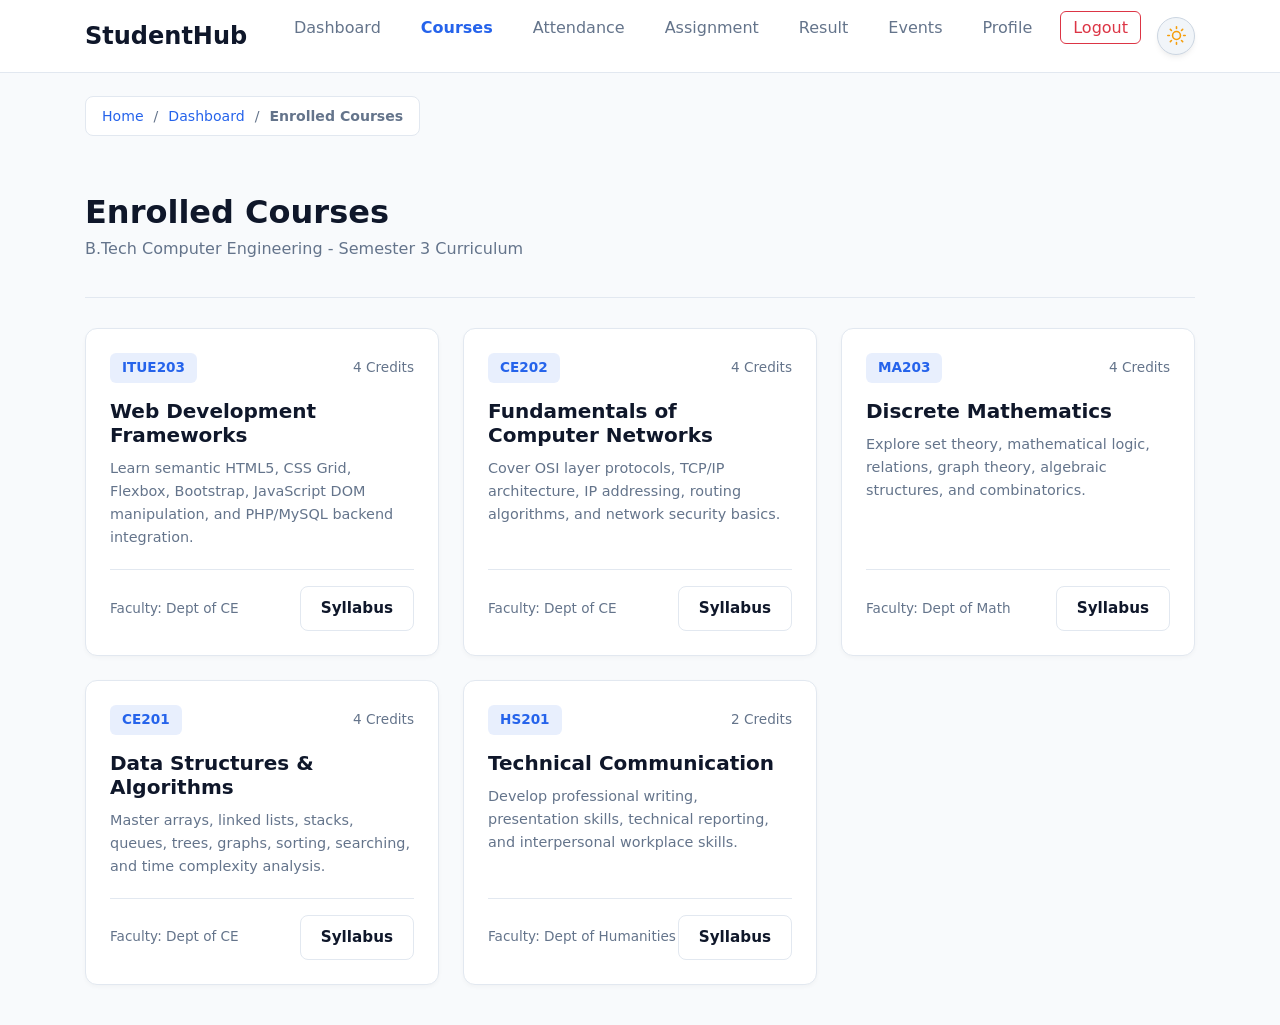
<file: pages/courses.html>
<!DOCTYPE html>
<html lang="en">

<head>
    <meta charset="UTF-8">
    <meta name="viewport" content="width=device-width, initial-scale=1.0">
    <title>Courses - Student Hub Portal</title>
    <link rel="icon" href="../images/logo.png">
    <link href="https://cdn.jsdelivr.net/npm/bootstrap@5.0.2/dist/css/bootstrap.min.css" rel="stylesheet"
        integrity="sha384-EVSTQN3/azprG1Anm3QDgpJLIm9Nao0Yz1ztcQTwFspd3yD65VohhpuuCOmLASjC" crossorigin="anonymous">
    <link rel="stylesheet" href="../css/style.css">
    <link rel="stylesheet" href="../css/courses.css">
</head>

<body>
    <!-- Skip to main content for accessibility (Practical 2 Advanced Extension) -->
    <a href="#main-content" class="skip-link">Skip to main content</a>

    <!--  HEADER / NAVBAR  -->
    <header>
        <div class="container">
            <nav>
                <a href="../index.html" class="logo">
                    StudentHub
                </a>
                <div class="nav-actions">
                    <ul class="nav-links">
                        <li><a href="dashboard.html">Dashboard</a></li>
                        <li><a href="courses.html" class="active">Courses</a></li>
                        <li><a href="attendance.html">Attendance</a></li>
                        <li><a href="assignment.html">Assignment</a></li>
                        <li><a href="result.html">Result</a></li>
                        <li><a href="events.html">Events</a></li>
                        <li><a href="profile.html">Profile</a></li>
                        <li><a href="#" class="btn-logout" data-modal-target="#logoutModal">Logout</a></li>
                    </ul>
                    <button type="button" class="theme-toggle-btn" aria-label="Toggle light/dark theme" title="Toggle theme">
                        <svg class="sun-icon" viewBox="0 0 24 24" fill="none" stroke="currentColor" stroke-width="2" stroke-linecap="round" stroke-linejoin="round">
                            <circle cx="12" cy="12" r="5"></circle>
                            <line x1="12" y1="1" x2="12" y2="3"></line>
                            <line x1="12" y1="21" x2="12" y2="23"></line>
                            <line x1="4.22" y1="4.22" x2="5.64" y2="5.64"></line>
                            <line x1="18.36" y1="18.36" x2="19.78" y2="19.78"></line>
                            <line x1="1" y1="12" x2="3" y2="12"></line>
                            <line x1="21" y1="12" x2="23" y2="12"></line>
                            <line x1="4.22" y1="19.78" x2="5.64" y2="18.36"></line>
                            <line x1="18.36" y1="5.64" x2="19.78" y2="4.22"></line>
                        </svg>
                        <svg class="moon-icon" viewBox="0 0 24 24" fill="none" stroke="currentColor" stroke-width="2" stroke-linecap="round" stroke-linejoin="round">
                            <path d="M21 12.79A9 9 0 1 1 11.21 3 7 7 0 0 0 21 12.79z"></path>
                        </svg>
                    </button>
                    <button type="button" class="hamburger-btn" aria-label="Toggle navigation" aria-expanded="false">
                        <span></span>
                        <span></span>
                        <span></span>
                    </button>
                </div>
            </nav>
        </div>
    </header>

    <main id="main-content">
        <div class="container">
            <!-- Breadcrumb Navigation -->
            <nav aria-label="breadcrumb" class="breadcrumb-nav">
                <ol class="breadcrumb-list">
                    <li class="breadcrumb-item"><a href="../index.html">Home</a></li>
                    <li class="breadcrumb-item"><a href="dashboard.html">Dashboard</a></li>
                    <li class="breadcrumb-item active" aria-current="page">Enrolled Courses</li>
                </ol>
            </nav>

            <!-- Page Title -->
            <div class="page-header">
                <h1 class="page-title">Enrolled Courses</h1>
                <p class="page-subtitle">B.Tech Computer Engineering - Semester 3 Curriculum</p>
            </div>

            <!-- Course Grid -->
            <div class="courses-grid">

                <!-- Course 1 -->
                <div class="course-card">
                    <div>
                        <div class="course-card-top">
                            <span class="course-badge">ITUE203</span>
                            <span class="course-credits"> 4 Credits</span>
                        </div>
                        <h4>Web Development Frameworks</h4>
                        <p>Learn semantic HTML5, CSS Grid, Flexbox, Bootstrap, JavaScript DOM manipulation, and
                            PHP/MySQL backend integration.</p>
                    </div>
                    <div class="course-card-footer">
                        <small class="faculty-name"> Faculty: Dept of CE</small>
                        <button class="btn btn-outline" data-modal-target="#syllabusModal" data-course="ITUE203">Syllabus</button>
                    </div>
                </div>

                <!-- Course 2 -->
                <div class="course-card">
                    <div>
                        <div class="course-card-top">
                            <span class="course-badge">CE202</span>
                            <span class="course-credits"> 4 Credits</span>
                        </div>
                        <h4>Fundamentals of Computer Networks</h4>
                        <p>Cover OSI layer protocols, TCP/IP architecture, IP addressing, routing algorithms, and
                            network security basics.</p>
                    </div>
                    <div class="course-card-footer">
                        <small class="faculty-name"> Faculty: Dept of CE</small>
                        <button class="btn btn-outline" data-modal-target="#syllabusModal" data-course="CE202">Syllabus</button>
                    </div>
                </div>

                <!-- Course 3 -->
                <div class="course-card">
                    <div>
                        <div class="course-card-top">
                            <span class="course-badge">MA203</span>
                            <span class="course-credits"> 4 Credits</span>
                        </div>
                        <h4>Discrete Mathematics</h4>
                        <p>Explore set theory, mathematical logic, relations, graph theory, algebraic structures, and
                            combinatorics.</p>
                    </div>
                    <div class="course-card-footer">
                        <small class="faculty-name"> Faculty: Dept of Math</small>
                        <button class="btn btn-outline" data-modal-target="#syllabusModal" data-course="MA203">Syllabus</button>
                    </div>
                </div>

                <!-- Course 4 -->
                <div class="course-card">
                    <div>
                        <div class="course-card-top">
                            <span class="course-badge">CE201</span>
                            <span class="course-credits"> 4 Credits</span>
                        </div>
                        <h4>Data Structures & Algorithms</h4>
                        <p>Master arrays, linked lists, stacks, queues, trees, graphs, sorting, searching, and time
                            complexity analysis.</p>
                    </div>
                    <div class="course-card-footer">
                        <small class="faculty-name"> Faculty: Dept of CE</small>
                        <button class="btn btn-outline" data-modal-target="#syllabusModal" data-course="CE201">Syllabus</button>
                    </div>
                </div>

                <!-- Course 5 -->
                <div class="course-card">
                    <div>
                        <div class="course-card-top">
                            <span class="course-badge">HS201</span>
                            <span class="course-credits"> 2 Credits</span>
                        </div>
                        <h4>Technical Communication</h4>
                        <p>Develop professional writing, presentation skills, technical reporting, and interpersonal
                            workplace skills.</p>
                    </div>
                    <div class="course-card-footer">
                        <small class="faculty-name"> Faculty: Dept of Humanities</small>
                        <button class="btn btn-outline" data-modal-target="#syllabusModal" data-course="HS201">Syllabus</button>
                    </div>
                </div>

            </div>

        </div>
    </main>

    <!-- COURSE SYLLABUS MODAL POPUP -->
    <div class="modal-overlay" id="syllabusModal" aria-hidden="true" role="dialog" aria-labelledby="modalTitle">
        <div class="modal-card">
            <div class="modal-header">
                <h4 class="modal-title modal-course-title" id="modalTitle">Course Syllabus Details</h4>
                <button type="button" class="modal-close-btn" data-modal-close aria-label="Close modal">&times;</button>
            </div>
            <div class="modal-body">
                <p><strong class="modal-course-credits text-primary">4 Credits</strong></p>
                <p class="modal-course-desc mb-3">Course description outline.</p>
                <h6 class="fw-bold">Syllabus Units & Modules:</h6>
                <ul class="modal-course-units">
                    <li>Unit 1: Fundamentals</li>
                    <li>Unit 2: Core Concepts</li>
                    <li>Unit 3: Advanced Topics</li>
                </ul>
            </div>
            <div class="modal-footer">
                <button type="button" class="btn btn-outline" data-modal-close>Close</button>
                <button type="button" class="btn btn-primary" data-modal-close>Download PDF Syllabus</button>
            </div>
        </div>
    </div>

    <!-- LOGOUT CONFIRMATION MODAL -->
    <div class="modal-overlay" id="logoutModal" aria-hidden="true" role="dialog">
        <div class="modal-card">
            <div class="modal-header">
                <h4 class="modal-title">Confirm Logout</h4>
                <button type="button" class="modal-close-btn" data-modal-close aria-label="Close modal">&times;</button>
            </div>
            <div class="modal-body">
                <p>Are you sure you want to log out of your StudentHub account?</p>
            </div>
            <div class="modal-footer">
                <button type="button" class="btn btn-outline" data-modal-close>Cancel</button>
                <a href="login.html" class="btn btn-primary">Logout</a>
            </div>
        </div>
    </div>

    <script src="../js/script.js"></script>
</body>

</html>
</file>
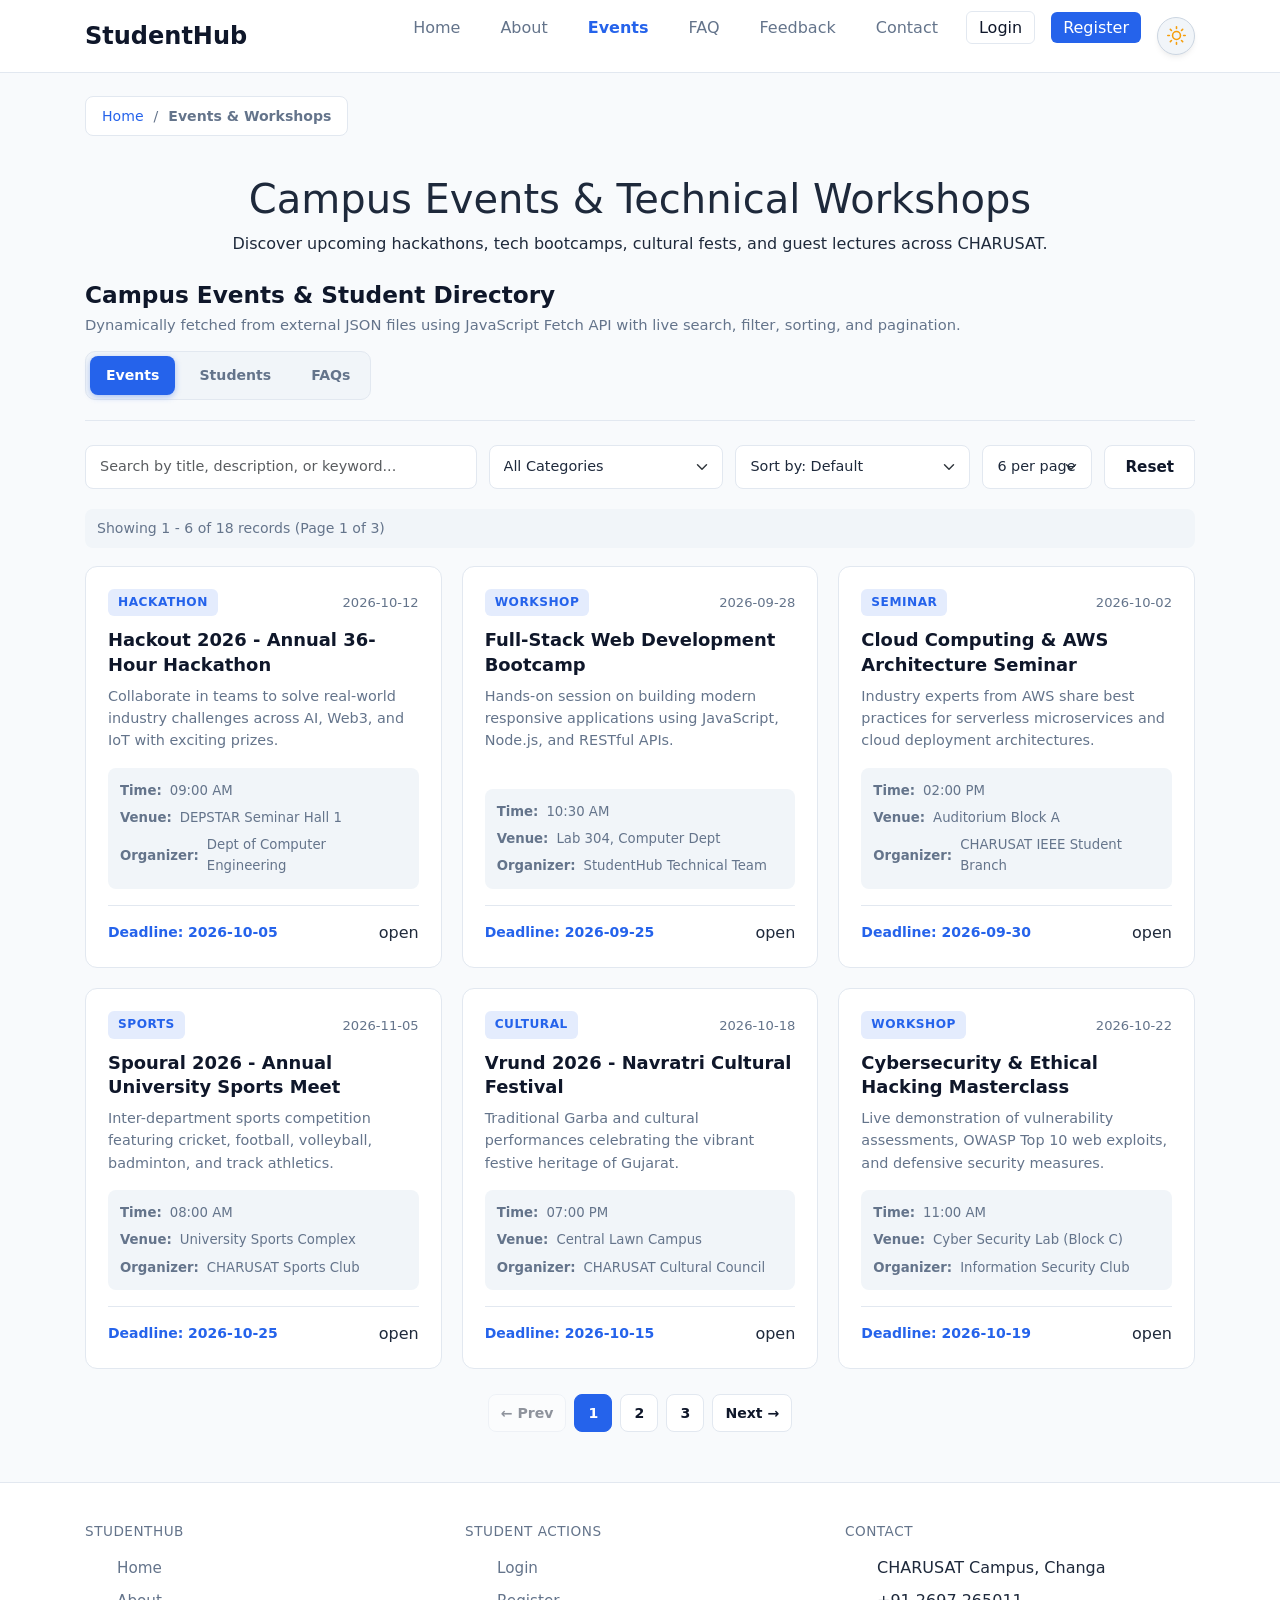
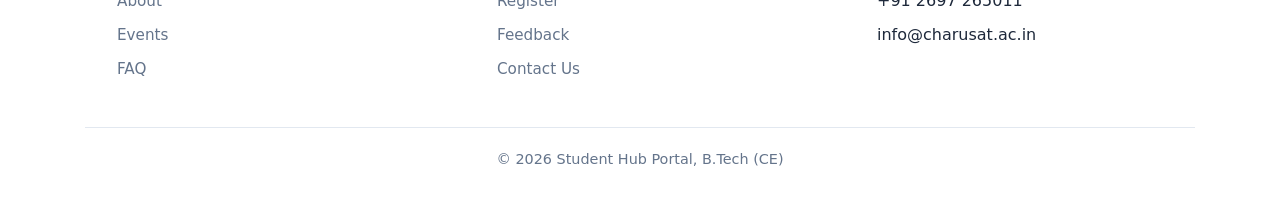
<file: pages/events.html>
<!DOCTYPE html>
<html lang="en">

<head>
    <meta charset="UTF-8">
    <meta name="viewport" content="width=device-width, initial-scale=1.0">
    <title>Campus Events & Workshops - Student Hub Portal</title>
    <link rel="icon" href="../images/logo.png">
    <link href="https://cdn.jsdelivr.net/npm/bootstrap@5.0.2/dist/css/bootstrap.min.css" rel="stylesheet"
        integrity="sha384-EVSTQN3/azprG1Anm3QDgpJLIm9Nao0Yz1ztcQTwFspd3yD65VohhpuuCOmLASjC" crossorigin="anonymous">
    <link rel="stylesheet" href="../css/style.css">
</head>

<body>
    <!-- Skip to main content for accessibility (Practical 2 Advanced Extension) -->
    <a href="#main-content" class="skip-link">Skip to main content</a>

    <!-- HEADER / NAVBAR -->
    <header>
        <div class="container">
            <nav>
                <a href="../index.html" class="logo">
                    StudentHub
                </a>
                <div class="nav-actions">
                    <ul class="nav-links">
                        <li><a href="../index.html">Home</a></li>
                        <li><a href="about.html">About</a></li>
                        <li><a href="events.html" class="active">Events</a></li>
                        <li><a href="faq.html">FAQ</a></li>
                        <li><a href="feedback.html">Feedback</a></li>
                        <li><a href="contact.html">Contact</a></li>
                        <li><a href="login.html" class="btn-login">Login</a></li>
                        <li><a href="register.html" class="btn-register">Register</a></li>
                    </ul>
                    <button type="button" class="theme-toggle-btn" aria-label="Toggle light/dark theme" title="Toggle theme">
                        <svg class="sun-icon" viewBox="0 0 24 24" fill="none" stroke="currentColor" stroke-width="2" stroke-linecap="round" stroke-linejoin="round">
                            <circle cx="12" cy="12" r="5"></circle>
                            <line x1="12" y1="1" x2="12" y2="3"></line>
                            <line x1="12" y1="21" x2="12" y2="23"></line>
                            <line x1="4.22" y1="4.22" x2="5.64" y2="5.64"></line>
                            <line x1="18.36" y1="18.36" x2="19.78" y2="19.78"></line>
                            <line x1="1" y1="12" x2="3" y2="12"></line>
                            <line x1="21" y1="12" x2="23" y2="12"></line>
                            <line x1="4.22" y1="19.78" x2="5.64" y2="18.36"></line>
                            <line x1="18.36" y1="5.64" x2="19.78" y2="4.22"></line>
                        </svg>
                        <svg class="moon-icon" viewBox="0 0 24 24" fill="none" stroke="currentColor" stroke-width="2" stroke-linecap="round" stroke-linejoin="round">
                            <path d="M21 12.79A9 9 0 1 1 11.21 3 7 7 0 0 0 21 12.79z"></path>
                        </svg>
                    </button>
                    <button type="button" class="hamburger-btn" aria-label="Toggle navigation" aria-expanded="false">
                        <span></span>
                        <span></span>
                        <span></span>
                    </button>
                </div>
            </nav>
        </div>
    </header>

    <main id="main-content">
        <div class="container">
            <!-- Breadcrumb Navigation (Practical 2 Intermediate Extension) -->
            <nav aria-label="breadcrumb" class="breadcrumb-nav">
                <ol class="breadcrumb-list">
                    <li class="breadcrumb-item"><a href="../index.html">Home</a></li>
                    <li class="breadcrumb-item active" aria-current="page">Events & Workshops</li>
                </ol>
            </nav>

            <!-- Page Header -->
            <section class="page-header text-center my-4">
                <h1 class="page-title">Campus Events & Technical Workshops</h1>
                <p class="page-subtitle">Discover upcoming hackathons, tech bootcamps, cultural fests, and guest lectures across CHARUSAT.</p>
            </section>

            <!-- Dynamic JSON Mount Container (Practical 6: Fetch API, Search, Filter, Sort & Pagination) -->
            <div id="eventsMountContainer"></div>
        </div>
    </main>

    <!-- FOOTER -->
    <footer>
        <div class="container">
            <div class="footer-content">
                <div class="footer-col">
                    <h6>StudentHub</h6>
                    <ul>
                        <li><a href="../index.html">Home</a></li>
                        <li><a href="about.html">About</a></li>
                        <li><a href="events.html">Events</a></li>
                        <li><a href="faq.html">FAQ</a></li>
                    </ul>
                </div>
                <div class="footer-col">
                    <h6>Student Actions</h6>
                    <ul>
                        <li><a href="login.html">Login</a></li>
                        <li><a href="register.html">Register</a></li>
                        <li><a href="feedback.html">Feedback</a></li>
                        <li><a href="contact.html">Contact Us</a></li>
                    </ul>
                </div>
                <div class="footer-col">
                    <h6>Contact</h6>
                    <ul>
                        <li>CHARUSAT Campus, Changa</li>
                        <li>+91 2697 265011</li>
                        <li>info@charusat.ac.in</li>
                    </ul>
                </div>
            </div>
            <div class="footer-bottom">
                <p>&copy; 2026 Student Hub Portal, B.Tech (CE)</p>
            </div>
        </div>
    </footer>

    <script src="../js/script.js"></script>
</body>

</html>
</file>
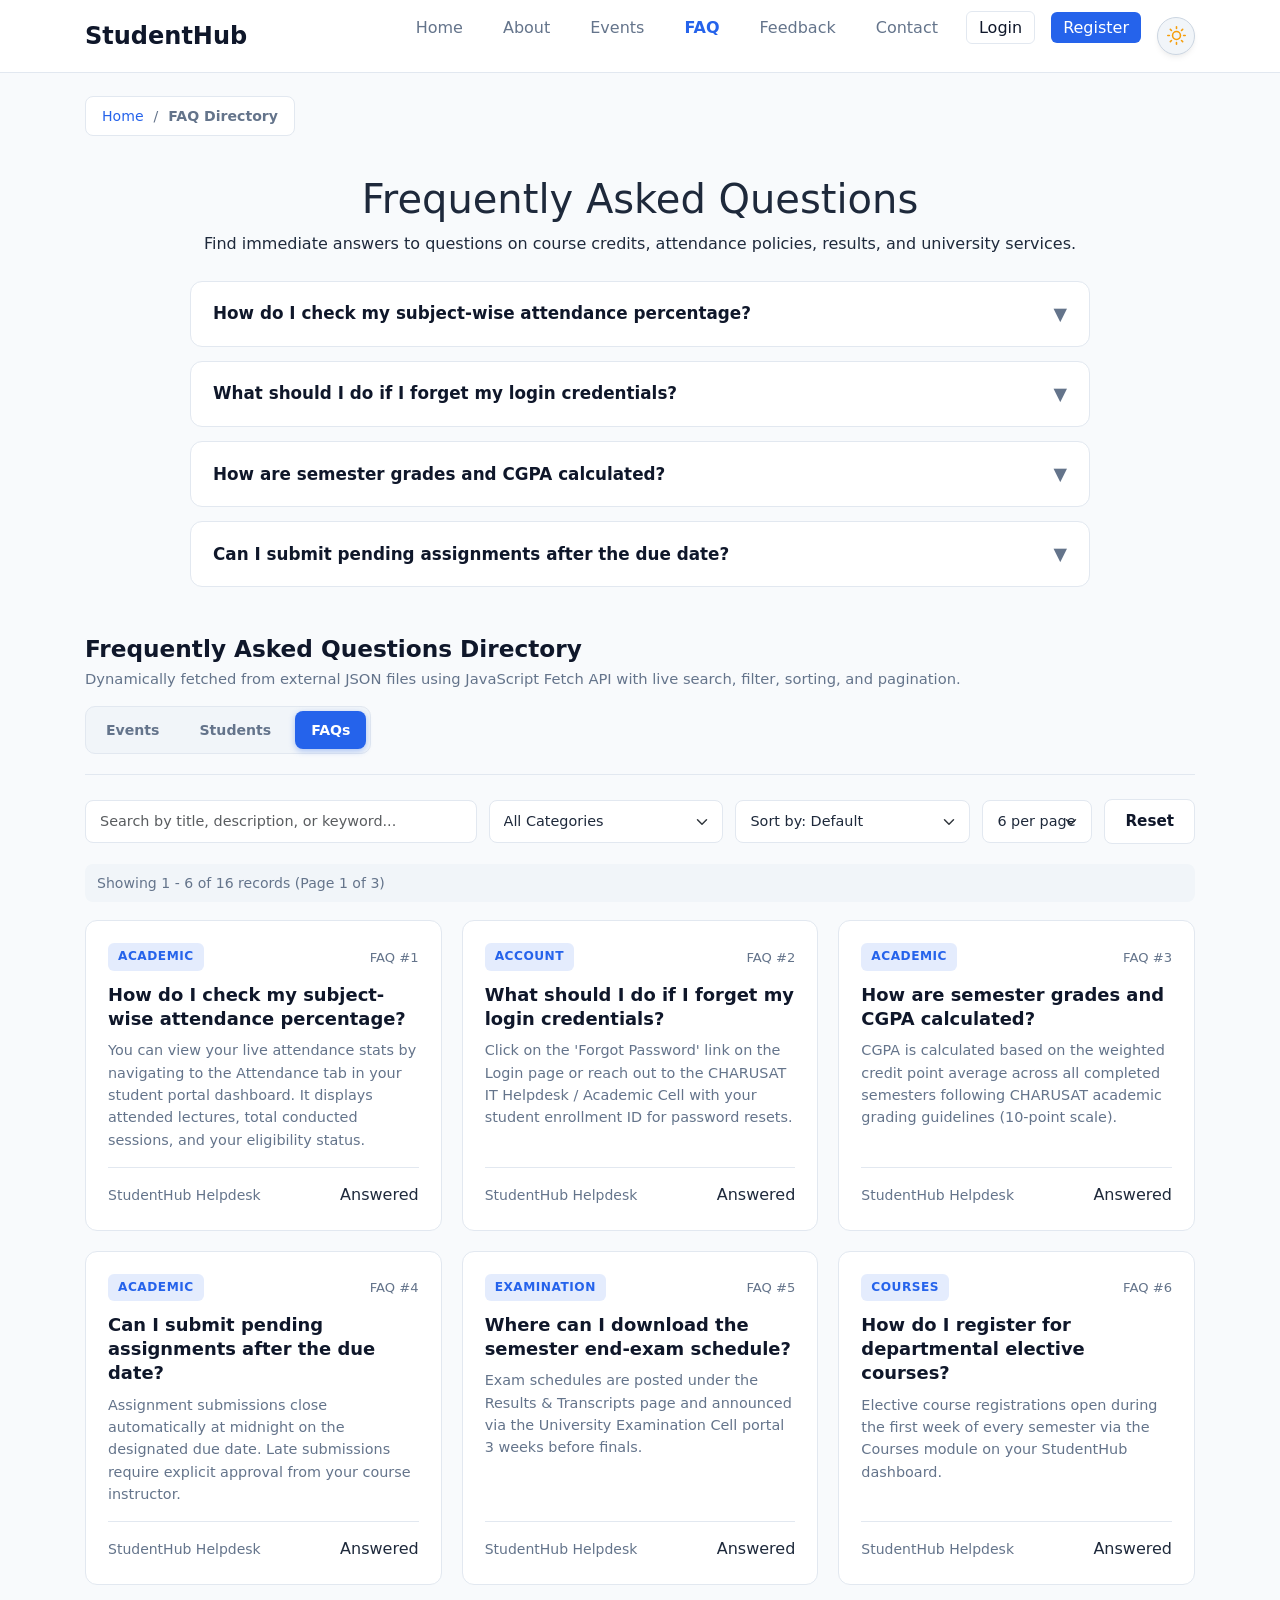
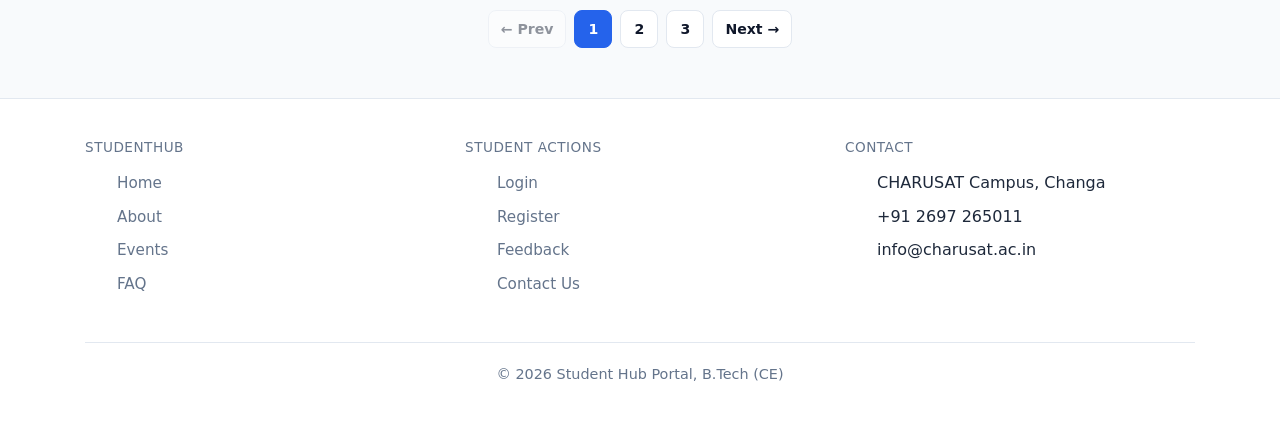
<file: pages/faq.html>
<!DOCTYPE html>
<html lang="en">

<head>
    <meta charset="UTF-8">
    <meta name="viewport" content="width=device-width, initial-scale=1.0">
    <title>Frequently Asked Questions - Student Hub Portal</title>
    <link rel="icon" href="../images/logo.png">
    <link href="https://cdn.jsdelivr.net/npm/bootstrap@5.0.2/dist/css/bootstrap.min.css" rel="stylesheet"
        integrity="sha384-EVSTQN3/azprG1Anm3QDgpJLIm9Nao0Yz1ztcQTwFspd3yD65VohhpuuCOmLASjC" crossorigin="anonymous">
    <link rel="stylesheet" href="../css/style.css">
</head>

<body>
    <!-- Skip to main content for accessibility (Practical 2 Advanced Extension) -->
    <a href="#main-content" class="skip-link">Skip to main content</a>

    <!-- HEADER / NAVBAR -->
    <header>
        <div class="container">
            <nav>
                <a href="../index.html" class="logo">
                    StudentHub
                </a>
                <div class="nav-actions">
                    <ul class="nav-links">
                        <li><a href="../index.html">Home</a></li>
                        <li><a href="about.html">About</a></li>
                        <li><a href="events.html">Events</a></li>
                        <li><a href="faq.html" class="active">FAQ</a></li>
                        <li><a href="feedback.html">Feedback</a></li>
                        <li><a href="contact.html">Contact</a></li>
                        <li><a href="login.html" class="btn-login">Login</a></li>
                        <li><a href="register.html" class="btn-register">Register</a></li>
                    </ul>
                    <button type="button" class="theme-toggle-btn" aria-label="Toggle light/dark theme" title="Toggle theme">
                        <svg class="sun-icon" viewBox="0 0 24 24" fill="none" stroke="currentColor" stroke-width="2" stroke-linecap="round" stroke-linejoin="round">
                            <circle cx="12" cy="12" r="5"></circle>
                            <line x1="12" y1="1" x2="12" y2="3"></line>
                            <line x1="12" y1="21" x2="12" y2="23"></line>
                            <line x1="4.22" y1="4.22" x2="5.64" y2="5.64"></line>
                            <line x1="18.36" y1="18.36" x2="19.78" y2="19.78"></line>
                            <line x1="1" y1="12" x2="3" y2="12"></line>
                            <line x1="21" y1="12" x2="23" y2="12"></line>
                            <line x1="4.22" y1="19.78" x2="5.64" y2="18.36"></line>
                            <line x1="18.36" y1="5.64" x2="19.78" y2="4.22"></line>
                        </svg>
                        <svg class="moon-icon" viewBox="0 0 24 24" fill="none" stroke="currentColor" stroke-width="2" stroke-linecap="round" stroke-linejoin="round">
                            <path d="M21 12.79A9 9 0 1 1 11.21 3 7 7 0 0 0 21 12.79z"></path>
                        </svg>
                    </button>
                    <button type="button" class="hamburger-btn" aria-label="Toggle navigation" aria-expanded="false">
                        <span></span>
                        <span></span>
                        <span></span>
                    </button>
                </div>
            </nav>
        </div>
    </header>

    <main id="main-content">
        <div class="container">
            <!-- Breadcrumb Navigation -->
            <nav aria-label="breadcrumb" class="breadcrumb-nav">
                <ol class="breadcrumb-list">
                    <li class="breadcrumb-item"><a href="../index.html">Home</a></li>
                    <li class="breadcrumb-item active" aria-current="page">FAQ Directory</li>
                </ol>
            </nav>

            <div class="page-header text-center my-4">
                <h1 class="page-title">Frequently Asked Questions</h1>
                <p class="page-subtitle">Find immediate answers to questions on course credits, attendance policies, results, and university services.</p>
            </div>

            <!-- Interactive Collapsible FAQ Accordion (Practical 4/5 Dynamic Component) -->
            <div class="faq-accordion mb-5" data-single="true" style="max-width: 900px; margin: 0 auto 40px auto;">
                <div class="faq-item">
                    <button type="button" class="faq-header" aria-expanded="false">
                        <span>How do I check my subject-wise attendance percentage?</span>
                        <span class="faq-icon">&#9660;</span>
                    </button>
                    <div class="faq-content">
                        <div class="faq-body">
                            You can view your live attendance stats by navigating to the <strong>Attendance</strong> tab in your student portal dashboard. It displays attended lectures, total conducted sessions, and your eligibility status.
                        </div>
                    </div>
                </div>

                <div class="faq-item">
                    <button type="button" class="faq-header" aria-expanded="false">
                        <span>What should I do if I forget my login credentials?</span>
                        <span class="faq-icon">&#9660;</span>
                    </button>
                    <div class="faq-content">
                        <div class="faq-body">
                            Click on the "Forgot Password" link on the Login page or reach out to the CHARUSAT IT Helpdesk / Academic Cell with your student enrollment ID for password resets.
                        </div>
                    </div>
                </div>

                <div class="faq-item">
                    <button type="button" class="faq-header" aria-expanded="false">
                        <span>How are semester grades and CGPA calculated?</span>
                        <span class="faq-icon">&#9660;</span>
                    </button>
                    <div class="faq-content">
                        <div class="faq-body">
                            CGPA is calculated based on the weighted credit point average across all completed semesters following CHARUSAT academic grading guidelines (10-point scale).
                        </div>
                    </div>
                </div>

                <div class="faq-item">
                    <button type="button" class="faq-header" aria-expanded="false">
                        <span>Can I submit pending assignments after the due date?</span>
                        <span class="faq-icon">&#9660;</span>
                    </button>
                    <div class="faq-content">
                        <div class="faq-body">
                            Assignment submissions close automatically at midnight on the designated due date. Late submissions require explicit approval from your course instructor.
                        </div>
                    </div>
                </div>
            </div>

            <!-- Mount container for Practical 6 Fetch API faqs.json -->
            <div id="faqMountContainer"></div>
        </div>
    </main>

    <!-- FOOTER -->
    <footer>
        <div class="container">
            <div class="footer-content">
                <div class="footer-col">
                    <h6>StudentHub</h6>
                    <ul>
                        <li><a href="../index.html">Home</a></li>
                        <li><a href="about.html">About</a></li>
                        <li><a href="events.html">Events</a></li>
                        <li><a href="faq.html">FAQ</a></li>
                    </ul>
                </div>
                <div class="footer-col">
                    <h6>Student Actions</h6>
                    <ul>
                        <li><a href="login.html">Login</a></li>
                        <li><a href="register.html">Register</a></li>
                        <li><a href="feedback.html">Feedback</a></li>
                        <li><a href="contact.html">Contact Us</a></li>
                    </ul>
                </div>
                <div class="footer-col">
                    <h6>Contact</h6>
                    <ul>
                        <li>CHARUSAT Campus, Changa</li>
                        <li>+91 2697 265011</li>
                        <li>info@charusat.ac.in</li>
                    </ul>
                </div>
            </div>
            <div class="footer-bottom">
                <p>&copy; 2026 Student Hub Portal, B.Tech (CE)</p>
            </div>
        </div>
    </footer>

    <script src="../js/script.js"></script>
</body>

</html>
</file>
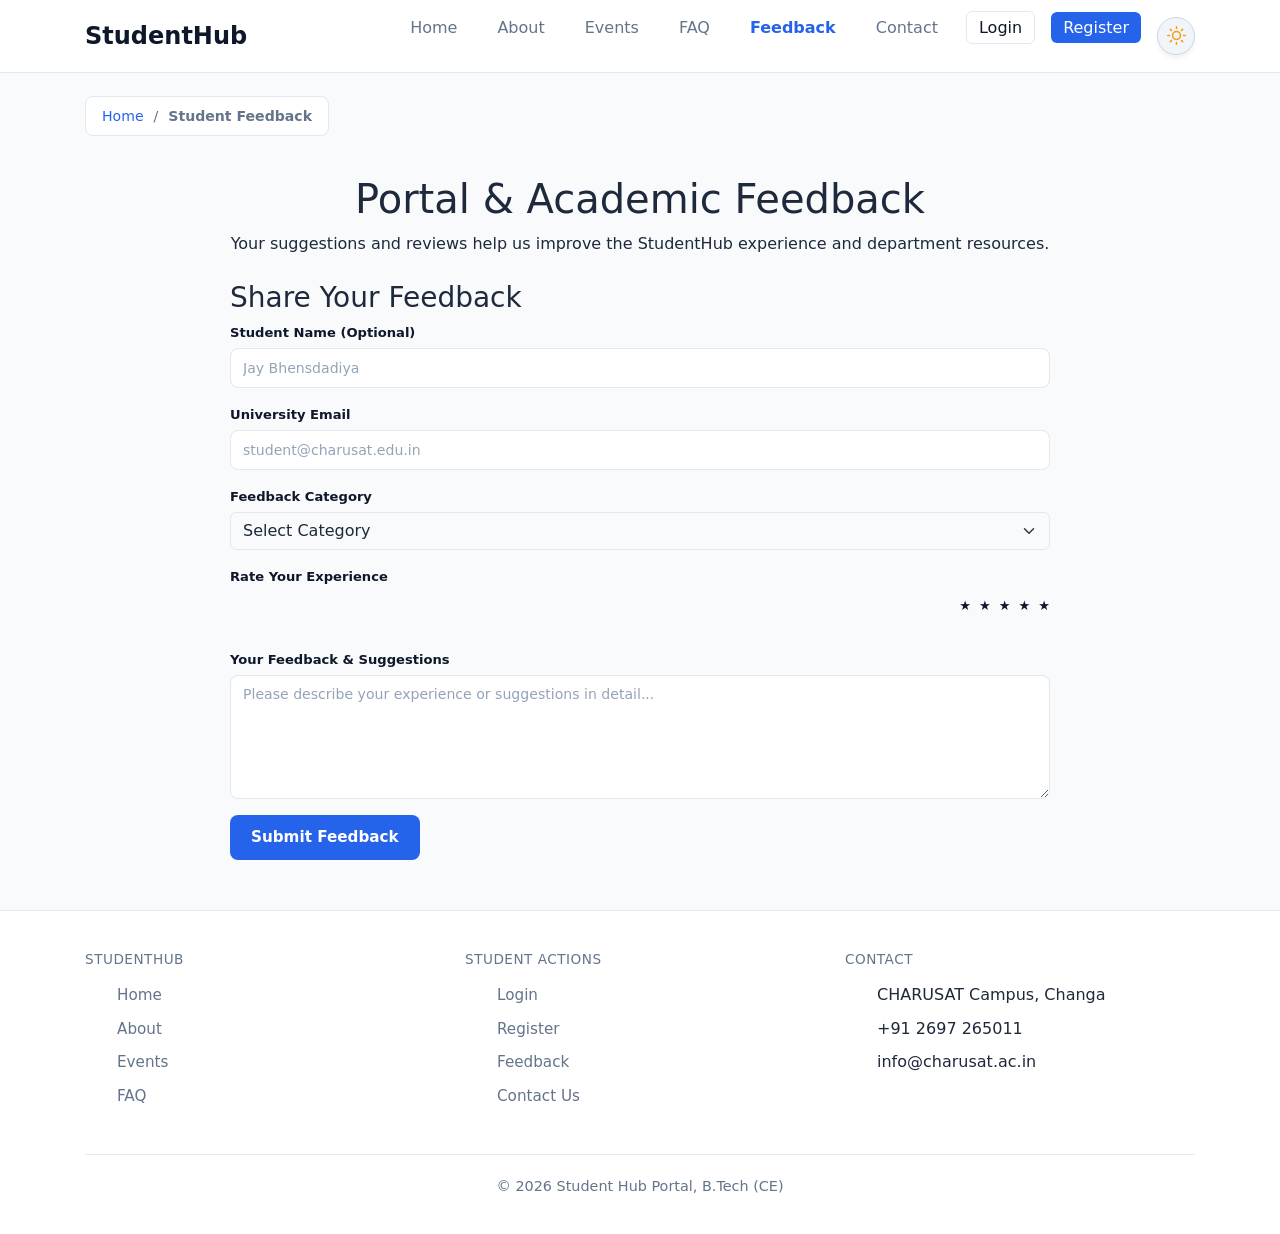
<file: pages/feedback.html>
<!DOCTYPE html>
<html lang="en">

<head>
    <meta charset="UTF-8">
    <meta name="viewport" content="width=device-width, initial-scale=1.0">
    <title>Feedback - Student Hub Portal</title>
    <link rel="icon" href="../images/logo.png">
    <link href="https://cdn.jsdelivr.net/npm/bootstrap@5.0.2/dist/css/bootstrap.min.css" rel="stylesheet"
        integrity="sha384-EVSTQN3/azprG1Anm3QDgpJLIm9Nao0Yz1ztcQTwFspd3yD65VohhpuuCOmLASjC" crossorigin="anonymous">
    <link rel="stylesheet" href="../css/style.css">
    <link rel="stylesheet" href="../css/contact.css">
</head>

<body>
    <!-- Skip to main content for accessibility (Practical 2 Advanced Extension) -->
    <a href="#main-content" class="skip-link">Skip to main content</a>

    <!-- HEADER / NAVBAR -->
    <header>
        <div class="container">
            <nav>
                <a href="../index.html" class="logo">
                    StudentHub
                </a>
                <div class="nav-actions">
                    <ul class="nav-links">
                        <li><a href="../index.html">Home</a></li>
                        <li><a href="about.html">About</a></li>
                        <li><a href="events.html">Events</a></li>
                        <li><a href="faq.html">FAQ</a></li>
                        <li><a href="feedback.html" class="active">Feedback</a></li>
                        <li><a href="contact.html">Contact</a></li>
                        <li><a href="login.html" class="btn-login">Login</a></li>
                        <li><a href="register.html" class="btn-register">Register</a></li>
                    </ul>
                    <button type="button" class="theme-toggle-btn" aria-label="Toggle light/dark theme" title="Toggle theme">
                        <svg class="sun-icon" viewBox="0 0 24 24" fill="none" stroke="currentColor" stroke-width="2" stroke-linecap="round" stroke-linejoin="round">
                            <circle cx="12" cy="12" r="5"></circle>
                            <line x1="12" y1="1" x2="12" y2="3"></line>
                            <line x1="12" y1="21" x2="12" y2="23"></line>
                            <line x1="4.22" y1="4.22" x2="5.64" y2="5.64"></line>
                            <line x1="18.36" y1="18.36" x2="19.78" y2="19.78"></line>
                            <line x1="1" y1="12" x2="3" y2="12"></line>
                            <line x1="21" y1="12" x2="23" y2="12"></line>
                            <line x1="4.22" y1="19.78" x2="5.64" y2="18.36"></line>
                            <line x1="18.36" y1="5.64" x2="19.78" y2="4.22"></line>
                        </svg>
                        <svg class="moon-icon" viewBox="0 0 24 24" fill="none" stroke="currentColor" stroke-width="2" stroke-linecap="round" stroke-linejoin="round">
                            <path d="M21 12.79A9 9 0 1 1 11.21 3 7 7 0 0 0 21 12.79z"></path>
                        </svg>
                    </button>
                    <button type="button" class="hamburger-btn" aria-label="Toggle navigation" aria-expanded="false">
                        <span></span>
                        <span></span>
                        <span></span>
                    </button>
                </div>
            </nav>
        </div>
    </header>

    <main id="main-content">
        <div class="container">
            <!-- Breadcrumb Navigation -->
            <nav aria-label="breadcrumb" class="breadcrumb-nav">
                <ol class="breadcrumb-list">
                    <li class="breadcrumb-item"><a href="../index.html">Home</a></li>
                    <li class="breadcrumb-item active" aria-current="page">Student Feedback</li>
                </ol>
            </nav>

            <div class="page-header text-center my-4">
                <h1 class="page-title">Portal & Academic Feedback</h1>
                <p class="page-subtitle">Your suggestions and reviews help us improve the StudentHub experience and department resources.</p>
            </div>

            <div class="contact-layout" style="max-width: 820px; margin: 0 auto;">
                <div class="contact-card">
                    <h3>Share Your Feedback</h3>
                    <form id="feedbackForm" action="#" method="POST" novalidate>
                        <div class="form-group mb-3">
                            <label for="feedbackName">Student Name (Optional)</label>
                            <input type="text" id="feedbackName" name="feedbackName" class="form-control" placeholder="Jay Bhensdadiya">
                        </div>

                        <div class="form-group mb-3">
                            <label for="feedbackEmail">University Email</label>
                            <input type="email" id="feedbackEmail" name="feedbackEmail" class="form-control" placeholder="student@charusat.edu.in" required>
                        </div>

                        <div class="form-group mb-3">
                            <label for="feedbackCategory">Feedback Category</label>
                            <select id="feedbackCategory" name="feedbackCategory" class="form-select" required>
                                <option value="" selected disabled>Select Category</option>
                                <option value="Portal Features">StudentHub Portal Features</option>
                                <option value="Course Curriculum">Course Curriculum & Syllabus</option>
                                <option value="Attendance & Labs">Laboratory Sessions & Attendance</option>
                                <option value="Campus Facilities">Campus Facilities & Wi-Fi</option>
                                <option value="Other">Other Feedback</option>
                            </select>
                        </div>

                        <div class="form-group mb-3">
                            <label class="d-block mb-1">Rate Your Experience</label>
                            <div class="star-rating">
                                <input type="radio" id="star5" name="rating" value="5"><label for="star5" title="5 stars">&#9733;</label>
                                <input type="radio" id="star4" name="rating" value="4"><label for="star4" title="4 stars">&#9733;</label>
                                <input type="radio" id="star3" name="rating" value="3"><label for="star3" title="3 stars">&#9733;</label>
                                <input type="radio" id="star2" name="rating" value="2"><label for="star2" title="2 stars">&#9733;</label>
                                <input type="radio" id="star1" name="rating" value="1"><label for="star1" title="1 star">&#9733;</label>
                            </div>
                        </div>

                        <div class="form-group mb-3">
                            <label for="feedbackComments">Your Feedback & Suggestions</label>
                            <textarea id="feedbackComments" name="feedbackComments" rows="5" class="form-control" placeholder="Please describe your experience or suggestions in detail..." required></textarea>
                        </div>

                        <button type="submit" class="btn btn-primary">Submit Feedback</button>
                    </form>
                </div>
            </div>
        </div>
    </main>

    <!-- FOOTER -->
    <footer>
        <div class="container">
            <div class="footer-content">
                <div class="footer-col">
                    <h6>StudentHub</h6>
                    <ul>
                        <li><a href="../index.html">Home</a></li>
                        <li><a href="about.html">About</a></li>
                        <li><a href="events.html">Events</a></li>
                        <li><a href="faq.html">FAQ</a></li>
                    </ul>
                </div>
                <div class="footer-col">
                    <h6>Student Actions</h6>
                    <ul>
                        <li><a href="login.html">Login</a></li>
                        <li><a href="register.html">Register</a></li>
                        <li><a href="feedback.html">Feedback</a></li>
                        <li><a href="contact.html">Contact Us</a></li>
                    </ul>
                </div>
                <div class="footer-col">
                    <h6>Contact</h6>
                    <ul>
                        <li>CHARUSAT Campus, Changa</li>
                        <li>+91 2697 265011</li>
                        <li>info@charusat.ac.in</li>
                    </ul>
                </div>
            </div>
            <div class="footer-bottom">
                <p>&copy; 2026 Student Hub Portal, B.Tech (CE)</p>
            </div>
        </div>
    </footer>

    <script src="../js/script.js"></script>
</body>

</html>
</file>
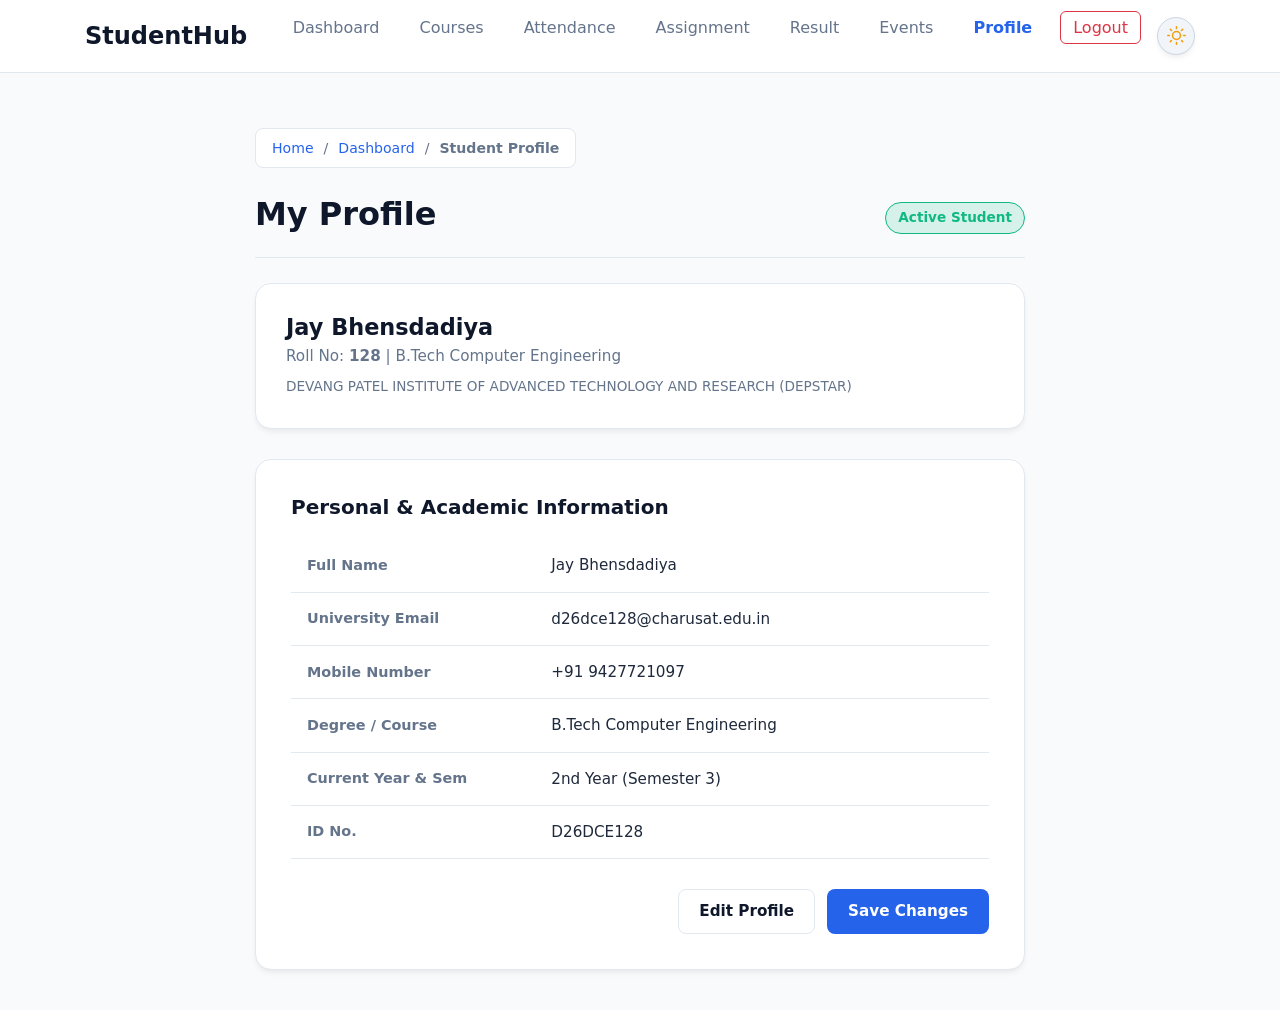
<file: pages/profile.html>
<!DOCTYPE html>
<html lang="en">

<head>
    <meta charset="UTF-8">
    <meta name="viewport" content="width=device-width, initial-scale=1.0">
    <title>Profile - Student Hub Portal</title>
    <link rel="icon" href="../images/logo.png">
    <link href="https://cdn.jsdelivr.net/npm/bootstrap@5.0.2/dist/css/bootstrap.min.css" rel="stylesheet"
        integrity="sha384-EVSTQN3/azprG1Anm3QDgpJLIm9Nao0Yz1ztcQTwFspd3yD65VohhpuuCOmLASjC" crossorigin="anonymous">
    <link rel="stylesheet" href="../css/style.css">
    <link rel="stylesheet" href="../css/profile.css">
</head>

<body>
    <!-- Skip to main content for accessibility (Practical 2 Advanced Extension) -->
    <a href="#main-content" class="skip-link">Skip to main content</a>

    <!-- ===== HEADER / NAVBAR ===== -->
    <header>
        <div class="container">
            <nav>
                <a href="../index.html" class="logo">
                    StudentHub
                </a>
                <div class="nav-actions">
                    <ul class="nav-links">
                        <li><a href="dashboard.html">Dashboard</a></li>
                        <li><a href="courses.html">Courses</a></li>
                        <li><a href="attendance.html">Attendance</a></li>
                        <li><a href="assignment.html">Assignment</a></li>
                        <li><a href="result.html">Result</a></li>
                        <li><a href="events.html">Events</a></li>
                        <li><a href="profile.html" class="active">Profile</a></li>
                        <li><a href="#" class="btn-logout" data-modal-target="#logoutModal">Logout</a></li>
                    </ul>
                    <button type="button" class="theme-toggle-btn" aria-label="Toggle light/dark theme" title="Toggle theme">
                        <svg class="sun-icon" viewBox="0 0 24 24" fill="none" stroke="currentColor" stroke-width="2" stroke-linecap="round" stroke-linejoin="round">
                            <circle cx="12" cy="12" r="5"></circle>
                            <line x1="12" y1="1" x2="12" y2="3"></line>
                            <line x1="12" y1="21" x2="12" y2="23"></line>
                            <line x1="4.22" y1="4.22" x2="5.64" y2="5.64"></line>
                            <line x1="18.36" y1="18.36" x2="19.78" y2="19.78"></line>
                            <line x1="1" y1="12" x2="3" y2="12"></line>
                            <line x1="21" y1="12" x2="23" y2="12"></line>
                            <line x1="4.22" y1="19.78" x2="5.64" y2="18.36"></line>
                            <line x1="18.36" y1="5.64" x2="19.78" y2="4.22"></line>
                        </svg>
                        <svg class="moon-icon" viewBox="0 0 24 24" fill="none" stroke="currentColor" stroke-width="2" stroke-linecap="round" stroke-linejoin="round">
                            <path d="M21 12.79A9 9 0 1 1 11.21 3 7 7 0 0 0 21 12.79z"></path>
                        </svg>
                    </button>
                    <button type="button" class="hamburger-btn" aria-label="Toggle navigation" aria-expanded="false">
                        <span></span>
                        <span></span>
                        <span></span>
                    </button>
                </div>
            </nav>
        </div>
    </header>

    <main id="main-content">
        <div class="container profile-container">
            <!-- Breadcrumb Navigation -->
            <nav aria-label="breadcrumb" class="breadcrumb-nav">
                <ol class="breadcrumb-list">
                    <li class="breadcrumb-item"><a href="../index.html">Home</a></li>
                    <li class="breadcrumb-item"><a href="dashboard.html">Dashboard</a></li>
                    <li class="breadcrumb-item active" aria-current="page">Student Profile</li>
                </ol>
            </nav>

            <div class="profile-header-row">
                <h1>My Profile</h1>
                <span class="status-badge">Active Student</span>
            </div>

            <!-- Profile Header Card -->
            <div class="user-card">
                <div class="user-info">
                    <h3>Jay Bhensdadiya</h3>
                    <p>Roll No: <strong>128</strong> | B.Tech Computer Engineering</p>
                    <small> DEVANG PATEL INSTITUTE OF ADVANCED TECHNOLOGY AND RESEARCH (DEPSTAR)</small>
                </div>
            </div>

            <!-- Profile Details Table & Form -->
            <div class="details-card">
                <h4> Personal & Academic Information</h4>

                <table class="profile-table">
                    <tbody>
                        <tr>
                            <th>Full Name</th>
                            <td>Jay Bhensdadiya</td>
                        </tr>
                        <tr>
                            <th>University Email</th>
                            <td>d26dce128@charusat.edu.in</td>
                        </tr>
                        <tr>
                            <th>Mobile Number</th>
                            <td>+91 9427721097</td>
                        </tr>
                        <tr>
                            <th>Degree / Course</th>
                            <td>B.Tech Computer Engineering</td>
                        </tr>
                        <tr>
                            <th>Current Year & Sem</th>
                            <td>2nd Year (Semester 3)</td>
                        </tr>
                        <tr>
                            <th>ID No.</th>
                            <td>D26DCE128</td>
                        </tr>
                    </tbody>
                </table>

                <div class="action-buttons">
                    <button class="btn btn-outline"> Edit Profile</button>
                    <button class="btn btn-primary"> Save Changes</button>
                </div>
            </div>

        </div>
    </main>


    <!-- LOGOUT CONFIRMATION MODAL -->
    <div class="modal-overlay" id="logoutModal" aria-hidden="true" role="dialog">
        <div class="modal-card">
            <div class="modal-header">
                <h4 class="modal-title">Confirm Logout</h4>
                <button type="button" class="modal-close-btn" data-modal-close aria-label="Close modal">&times;</button>
            </div>
            <div class="modal-body">
                <p>Are you sure you want to log out of your StudentHub account?</p>
            </div>
            <div class="modal-footer">
                <button type="button" class="btn btn-outline" data-modal-close>Cancel</button>
                <a href="login.html" class="btn btn-primary">Logout</a>
            </div>
        </div>
    </div>

    <script src="../js/script.js"></script>
</body>

</html>
</file>
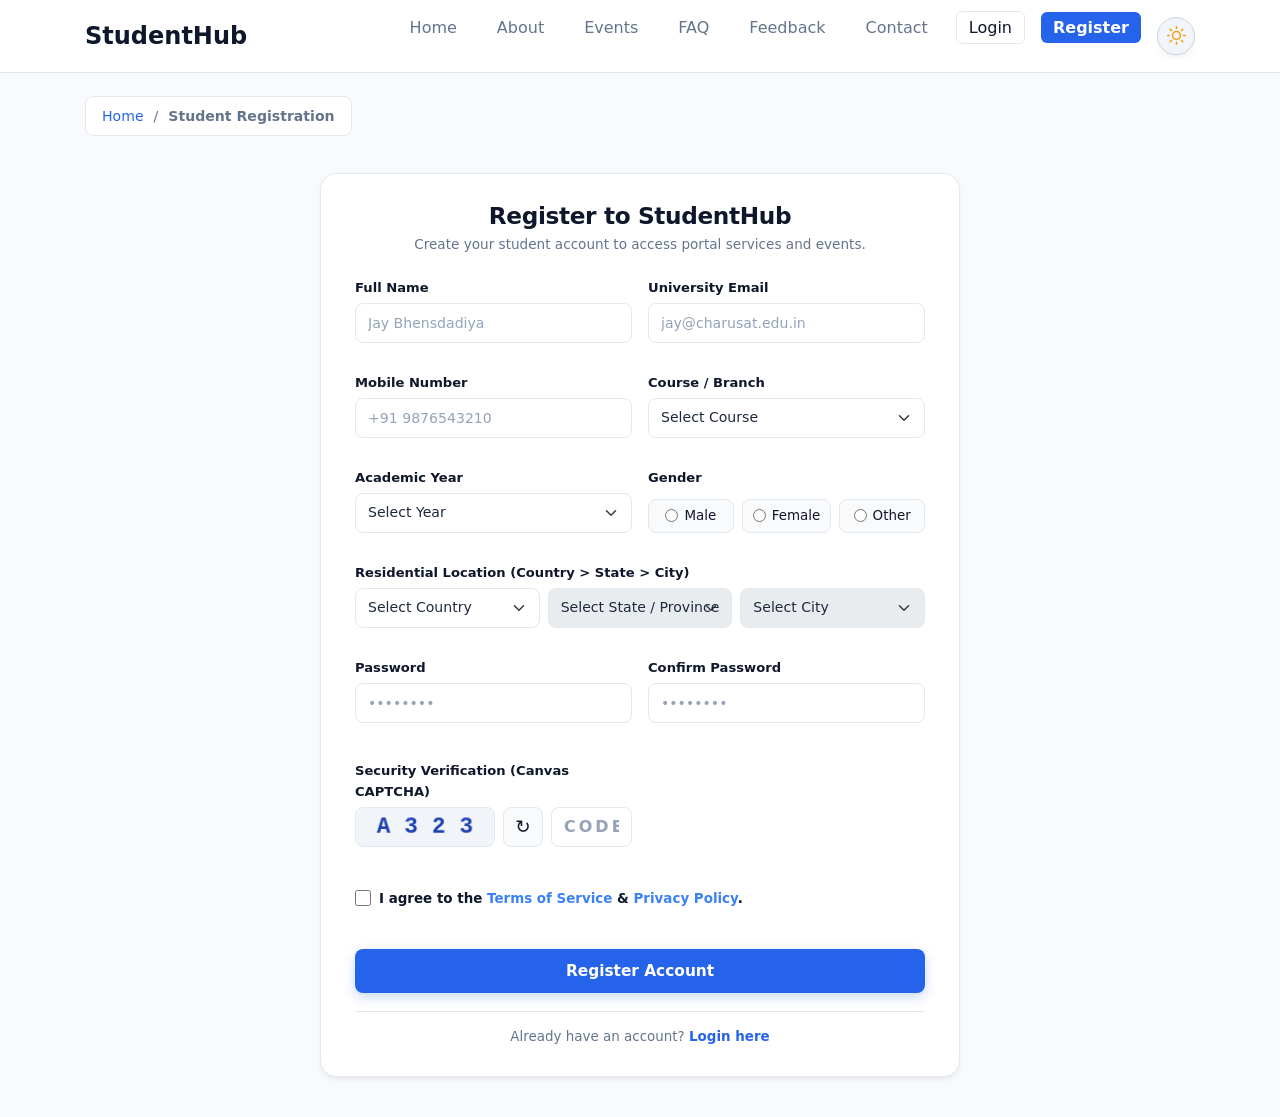
<file: pages/register.html>
<!DOCTYPE html>
<html lang="en">

<head>
    <meta charset="UTF-8">
    <meta name="viewport" content="width=device-width, initial-scale=1.0">
    <title>Register - Student Hub Portal</title>
    <link rel="icon" href="../images/logo.png">
    <link href="https://cdn.jsdelivr.net/npm/bootstrap@5.0.2/dist/css/bootstrap.min.css" rel="stylesheet"
        integrity="sha384-EVSTQN3/azprG1Anm3QDgpJLIm9Nao0Yz1ztcQTwFspd3yD65VohhpuuCOmLASjC" crossorigin="anonymous">
    <link rel="stylesheet" href="../css/style.css">
    <link rel="stylesheet" href="../css/register.css">
</head>

<body>
    <!-- Skip to main content for accessibility (Practical 2 Advanced Extension) -->
    <a href="#main-content" class="skip-link">Skip to main content</a>

    <!--  HEADER / NAVBAR  -->
    <header>
        <div class="container">
            <nav>
                <a href="../index.html" class="logo">
                    StudentHub
                </a>
                <div class="nav-actions">
                    <ul class="nav-links">
                        <li><a href="../index.html">Home</a></li>
                        <li><a href="about.html">About</a></li>
                        <li><a href="events.html">Events</a></li>
                        <li><a href="faq.html">FAQ</a></li>
                        <li><a href="feedback.html">Feedback</a></li>
                        <li><a href="contact.html">Contact</a></li>
                        <li><a href="login.html" class="btn-login">Login</a></li>
                        <li><a href="register.html" class="btn-register active">Register</a></li>
                    </ul>
                    <button type="button" class="theme-toggle-btn" aria-label="Toggle light/dark theme" title="Toggle theme">
                        <svg class="sun-icon" viewBox="0 0 24 24" fill="none" stroke="currentColor" stroke-width="2" stroke-linecap="round" stroke-linejoin="round">
                            <circle cx="12" cy="12" r="5"></circle>
                            <line x1="12" y1="1" x2="12" y2="3"></line>
                            <line x1="12" y1="21" x2="12" y2="23"></line>
                            <line x1="4.22" y1="4.22" x2="5.64" y2="5.64"></line>
                            <line x1="18.36" y1="18.36" x2="19.78" y2="19.78"></line>
                            <line x1="1" y1="12" x2="3" y2="12"></line>
                            <line x1="21" y1="12" x2="23" y2="12"></line>
                            <line x1="4.22" y1="19.78" x2="5.64" y2="18.36"></line>
                            <line x1="18.36" y1="5.64" x2="19.78" y2="4.22"></line>
                        </svg>
                        <svg class="moon-icon" viewBox="0 0 24 24" fill="none" stroke="currentColor" stroke-width="2" stroke-linecap="round" stroke-linejoin="round">
                            <path d="M21 12.79A9 9 0 1 1 11.21 3 7 7 0 0 0 21 12.79z"></path>
                        </svg>
                    </button>
                    <button type="button" class="hamburger-btn" aria-label="Toggle navigation" aria-expanded="false">
                        <span></span>
                        <span></span>
                        <span></span>
                    </button>
                </div>
            </nav>
        </div>
    </header>

    <main id="main-content">
        <div class="container">
            <!-- Breadcrumb Navigation -->
            <nav aria-label="breadcrumb" class="breadcrumb-nav">
                <ol class="breadcrumb-list">
                    <li class="breadcrumb-item"><a href="../index.html">Home</a></li>
                    <li class="breadcrumb-item active" aria-current="page">Student Registration</li>
                </ol>
            </nav>

            <div class="auth-container">
                <div class="auth-card register-card">

                    <div class="auth-header">
                        <h2>Register to StudentHub</h2>
                        <p>Create your student account to access portal services and events.</p>
                    </div>

                <form id="registerForm" action="#" method="POST" novalidate>
                    <div class="form-grid">

                        <div class="form-group">
                            <label for="fullName">Full Name</label>
                            <input type="text" id="fullName" name="fullName" class="form-control"
                                placeholder="Jay Bhensdadiya" required>
                            <small class="error-message" id="fullNameError"></small>
                        </div>

                        <div class="form-group">
                            <label for="email">University Email</label>
                            <input type="email" id="email" name="email" class="form-control"
                                placeholder="jay@charusat.edu.in" required>
                            <small class="error-message" id="emailError"></small>
                        </div>

                        <div class="form-group">
                            <label for="phone">Mobile Number</label>
                            <input type="tel" id="phone" name="phone" class="form-control" placeholder="+91 9876543210"
                                required>
                            <small class="error-message" id="phoneError"></small>
                        </div>

                        <div class="form-group">
                            <label for="course">Course / Branch</label>
                            <select id="course" name="course" class="form-select" required>
                                <option value="" selected disabled>Select Course</option>
                                <option value="B.Tech CE">B.Tech Computer Engineering</option>
                                <option value="B.Tech IT">B.Tech Information Technology</option>
                                <option value="B.Tech CSE">B.Tech Computer Science & Engg</option>
                            </select>
                            <small class="error-message" id="courseError"></small>
                        </div>

                        <div class="form-group">
                            <label for="year">Academic Year</label>
                            <select id="year" name="year" class="form-select" required>
                                <option value="" selected disabled>Select Year</option>
                                <option value="1st Year">1st Year</option>
                                <option value="2nd Year">2nd Year (3rd Sem)</option>
                                <option value="3rd Year">3rd Year</option>
                                <option value="4th Year">4th Year</option>
                            </select>
                            <small class="error-message" id="yearError"></small>
                        </div>

                        <div class="form-group gender-group">
                            <label>Gender</label>
                            <div class="gender-options">
                                <label><input type="radio" name="gender" value="Male"> Male</label>
                                <label><input type="radio" name="gender" value="Female"> Female</label>
                                <label><input type="radio" name="gender" value="Other"> Other</label>
                            </div>
                            <small class="error-message" id="genderError"></small>
                        </div>

                        <!-- Dependent Dropdowns (Practical 6 Intermediate Extension) -->
                        <div class="form-group form-group-full location-group">
                            <label>Residential Location (Country &gt; State &gt; City)</label>
                            <div class="dependent-location-grid">
                                <div>
                                    <select id="country" name="country" class="form-select" required>
                                        <option value="" selected disabled>Select Country</option>
                                    </select>
                                </div>
                                <div>
                                    <select id="state" name="state" class="form-select" disabled required>
                                        <option value="" selected disabled>Select State / Province</option>
                                    </select>
                                </div>
                                <div>
                                    <select id="city" name="city" class="form-select" disabled required>
                                        <option value="" selected disabled>Select City</option>
                                    </select>
                                </div>
                            </div>
                            <small class="error-message" id="locationError"></small>
                        </div>

                        <div class="form-group">
                            <label for="password">Password</label>
                            <input type="password" id="password" name="password" class="form-control"
                                placeholder="••••••••" required>
                            <small class="error-message" id="passwordError"></small>
                        </div>

                        <div class="form-group">
                            <label for="confirmPassword">Confirm Password</label>
                            <input type="password" id="confirmPassword" name="confirmPassword" class="form-control"
                                placeholder="••••••••" required>
                            <small class="error-message" id="confirmPasswordError"></small>
                        </div>

                        <!-- HTML5 Canvas Custom CAPTCHA (Practical 5 Advanced Extension) -->
                        <div class="form-group captcha-group">
                            <label for="captchaInput">Security Verification (Canvas CAPTCHA)</label>
                            <div class="captcha-container">
                                <canvas id="captchaCanvas" width="140" height="40" aria-label="CAPTCHA image verification"></canvas>
                                <button type="button" id="refreshCaptchaBtn" class="btn-refresh-captcha" title="Regenerate CAPTCHA" aria-label="Regenerate CAPTCHA">&#x21bb;</button>
                                <input type="text" id="captchaInput" name="captchaInput" class="form-control" placeholder="Code" maxlength="4" autocomplete="off" style="text-transform: uppercase;" required>
                            </div>
                            <small class="error-message" id="captchaError"></small>
                        </div>

                        <!-- Terms & Privacy Agreement -->
                        <div class="form-group form-group-full" style="margin-top: 4px; margin-bottom: 6px;">
                            <label class="terms-group" style="display: flex; align-items: center; gap: 8px; cursor: pointer; font-size: 0.84rem;">
                                <input type="checkbox" id="terms" required style="width: 16px; height: 16px; accent-color: #2563eb;">
                                <span>I agree to the <a href="#" style="color: #3b82f6;">Terms of Service</a> &amp; <a href="#" style="color: #3b82f6;">Privacy Policy</a>.</span>
                            </label>
                            <small class="error-message" id="termsError"></small>
                        </div>

                        <!-- Full Width Submit Button -->
                        <div class="form-group form-group-full" style="margin-bottom: 0;">
                            <button type="submit" class="btn btn-primary btn-full">Register Account</button>
                        </div>

                    </div>
                </form>

                <div class="auth-footer">
                    <span>Already have an account? <a href="login.html">Login here</a></span>
                </div>

            </div>
        </div>
    </div>
</main>

    <script src="../js/script.js?v=2"></script>
</body>

</html>
</file>
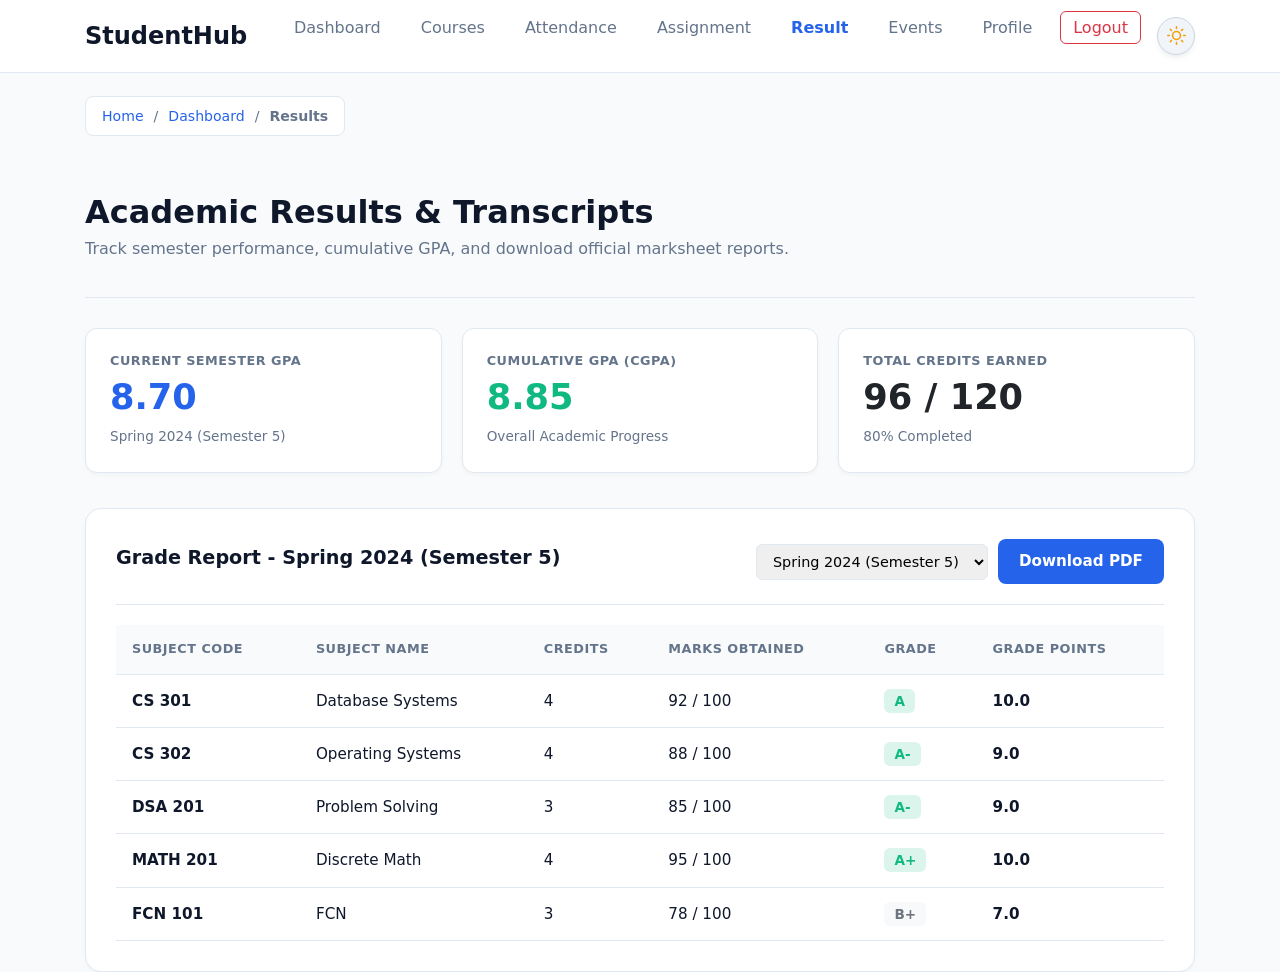
<file: pages/result.html>
<!DOCTYPE html>
<html lang="en">

<head>
    <meta charset="UTF-8">
    <meta name="viewport" content="width=device-width, initial-scale=1.0">
    <title>Academic Results - Student Hub Portal</title>
    <link rel="icon" href="../images/logo.png">
    <link href="https://cdn.jsdelivr.net/npm/bootstrap@5.0.2/dist/css/bootstrap.min.css" rel="stylesheet"
        integrity="sha384-EVSTQN3/azprG1Anm3QDgpJLIm9Nao0Yz1ztcQTwFspd3yD65VohhpuuCOmLASjC" crossorigin="anonymous">
    <link rel="stylesheet" href="../css/style.css">
    <link rel="stylesheet" href="../css/result.css">

</head>

<body>
    <!-- Skip to main content for accessibility (Practical 2 Advanced Extension) -->
    <a href="#main-content" class="skip-link">Skip to main content</a>

    <!-- ===== HEADER / NAVBAR ===== -->
    <header>
        <div class="container">
            <nav>
                <a href="../index.html" class="logo">
                    StudentHub
                </a>
                <div class="nav-actions">
                    <ul class="nav-links">
                        <li><a href="dashboard.html">Dashboard</a></li>
                        <li><a href="courses.html">Courses</a></li>
                        <li><a href="attendance.html">Attendance</a></li>
                        <li><a href="assignment.html">Assignment</a></li>
                        <li><a href="result.html" class="active">Result</a></li>
                        <li><a href="events.html">Events</a></li>
                        <li><a href="profile.html">Profile</a></li>
                        <li><a href="#" class="btn-logout" data-modal-target="#logoutModal">Logout</a></li>
                    </ul>
                    <button type="button" class="theme-toggle-btn" aria-label="Toggle light/dark theme" title="Toggle theme">
                        <svg class="sun-icon" viewBox="0 0 24 24" fill="none" stroke="currentColor" stroke-width="2" stroke-linecap="round" stroke-linejoin="round">
                            <circle cx="12" cy="12" r="5"></circle>
                            <line x1="12" y1="1" x2="12" y2="3"></line>
                            <line x1="12" y1="21" x2="12" y2="23"></line>
                            <line x1="4.22" y1="4.22" x2="5.64" y2="5.64"></line>
                            <line x1="18.36" y1="18.36" x2="19.78" y2="19.78"></line>
                            <line x1="1" y1="12" x2="3" y2="12"></line>
                            <line x1="21" y1="12" x2="23" y2="12"></line>
                            <line x1="4.22" y1="19.78" x2="5.64" y2="18.36"></line>
                            <line x1="18.36" y1="5.64" x2="19.78" y2="4.22"></line>
                        </svg>
                        <svg class="moon-icon" viewBox="0 0 24 24" fill="none" stroke="currentColor" stroke-width="2" stroke-linecap="round" stroke-linejoin="round">
                            <path d="M21 12.79A9 9 0 1 1 11.21 3 7 7 0 0 0 21 12.79z"></path>
                        </svg>
                    </button>
                    <button type="button" class="hamburger-btn" aria-label="Toggle navigation" aria-expanded="false">
                        <span></span>
                        <span></span>
                        <span></span>
                    </button>
                </div>
            </nav>
        </div>
    </header>

    <main id="main-content">
        <div class="container">
            <!-- Breadcrumb Navigation -->
            <nav aria-label="breadcrumb" class="breadcrumb-nav">
                <ol class="breadcrumb-list">
                    <li class="breadcrumb-item"><a href="../index.html">Home</a></li>
                    <li class="breadcrumb-item"><a href="dashboard.html">Dashboard</a></li>
                    <li class="breadcrumb-item active" aria-current="page">Results</li>
                </ol>
            </nav>

            <!-- Page Title -->
            <div class="page-header">
                <h1 class="page-title">Academic Results & Transcripts</h1>
                <p class="page-subtitle">Track semester performance, cumulative GPA, and download official marksheet
                    reports.</p>
            </div>

            <!-- Summary Cards Grid -->
            <div class="summary-cards-grid">
                <div class="summary-card">
                    <h6>Current Semester GPA</h6>
                    <div class="metric-value">8.70</div>
                    <small>Spring 2024 (Semester 5)</small>
                </div>

                <div class="summary-card">
                    <h6>Cumulative GPA (CGPA)</h6>
                    <div class="metric-value text-success">8.85</div>
                    <small>Overall Academic Progress</small>
                </div>

                <div class="summary-card">
                    <h6>Total Credits Earned</h6>
                    <div class="metric-value text-dark">96 / 120</div>
                    <small>80% Completed</small>
                </div>
            </div>

            <!-- Report Card & Table -->
            <div class="report-card">
                <div class="report-header">
                    <h4>Grade Report - Spring 2024 (Semester 5)</h4>
                    <div class="report-controls">
                        <select class="select-control">
                            <option selected>Spring 2024 (Semester 5)</option>
                            <option>Fall 2023 (Semester 4)</option>
                            <option>Spring 2023 (Semester 3)</option>
                        </select>
                        <button class="btn btn-primary"> Download PDF</button>
                    </div>
                </div>

                <div class="table-responsive">
                    <table class="grades-table">
                        <thead>
                            <tr>
                                <th>Subject Code</th>
                                <th>Subject Name</th>
                                <th>Credits</th>
                                <th>Marks Obtained</th>
                                <th>Grade</th>
                                <th>Grade Points</th>
                            </tr>
                        </thead>
                        <tbody>
                            <tr>
                                <td><strong>CS 301</strong></td>
                                <td>Database Systems</td>
                                <td>4</td>
                                <td>92 / 100</td>
                                <td><span class="grade-tag">A</span></td>
                                <td><strong>10.0</strong></td>
                            </tr>
                            <tr>
                                <td><strong>CS 302</strong></td>
                                <td>Operating Systems</td>
                                <td>4</td>
                                <td>88 / 100</td>
                                <td><span class="grade-tag">A-</span></td>
                                <td><strong>9.0</strong></td>
                            </tr>
                            <tr>
                                <td><strong>DSA 201</strong></td>
                                <td>Problem Solving</td>
                                <td>3</td>
                                <td>85 / 100</td>
                                <td><span class="grade-tag">A-</span></td>
                                <td><strong>9.0</strong></td>
                            </tr>
                            <tr>
                                <td><strong>MATH 201</strong></td>
                                <td>Discrete Math</td>
                                <td>4</td>
                                <td>95 / 100</td>
                                <td><span class="grade-tag">A+</span></td>
                                <td><strong>10.0</strong></td>
                            </tr>
                            <tr>
                                <td><strong>FCN 101</strong></td>
                                <td>FCN</td>
                                <td>3</td>
                                <td>78 / 100</td>
                                <td><span class="grade-tag bg-light text-secondary">B+</span>
                                </td>
                                <td><strong>7.0</strong></td>
                            </tr>
                        </tbody>
                    </table>
                </div>

            </div>

        </div>
    </main>

    <!-- LOGOUT CONFIRMATION MODAL -->
    <div class="modal-overlay" id="logoutModal" aria-hidden="true" role="dialog">
        <div class="modal-card">
            <div class="modal-header">
                <h4 class="modal-title">Confirm Logout</h4>
                <button type="button" class="modal-close-btn" data-modal-close aria-label="Close modal">&times;</button>
            </div>
            <div class="modal-body">
                <p>Are you sure you want to log out of your StudentHub account?</p>
            </div>
            <div class="modal-footer">
                <button type="button" class="btn btn-outline" data-modal-close>Cancel</button>
                <a href="login.html" class="btn btn-primary">Logout</a>
            </div>
        </div>
    </div>

    <script src="../js/script.js"></script>
</body>

</html>
</file>
<file: css/index.css>
/* ==========================================================================
   Home Page Styles (index.css)
   ========================================================================== */

/* Hero Section */
.hero-section {
    padding: 60px 0;
    text-align: center;
    background-color: var(--bs-white);
    border-bottom: 1px solid var(--bs-border-color);
}

.hero-content {
    max-width: 750px;
    margin: 0 auto;
}

.tagline {
    color: var(--bs-primary);
    font-weight: 700;
    font-size: 0.85rem;
    text-transform: uppercase;
    letter-spacing: 1px;
    margin-bottom: 15px;
}

.hero-title {
    font-size: 2.75rem;
    font-weight: 800;
    color: var(--bs-dark);
    line-height: 1.2;
    margin-bottom: 20px;
}

.hero-description {
    font-size: 1.15rem;
    color: var(--bs-secondary);
    margin-bottom: 30px;
}

.hero-buttons {
    display: flex;
    justify-content: center;
    gap: 15px;
    flex-wrap: wrap;
}

/* Features Section */
.features-section {
    padding: 60px 0;
}

.section-title {
    font-size: 1.75rem;
    font-weight: 700;
    margin-bottom: 30px;
    color: var(--bs-dark);
}

.features-grid {
    display: grid;
    grid-template-columns: repeat(auto-fit, minmax(240px, 1fr));
    gap: 20px;
}

.feature-card {
    background-color: var(--bs-white);
    border: 1px solid var(--bs-border-color);
    border-radius: 12px;
    padding: 25px;
    transition: transform 0.2s ease, box-shadow 0.2s ease;
}

.feature-card:hover {
    transform: translateY(-4px);
    box-shadow: 0 10px 20px rgba(0, 0, 0, 0.05);
}

.feature-icon {
    font-size: 2rem;
    margin-bottom: 15px;
}

.feature-card h5 {
    font-size: 1.15rem;
    font-weight: 700;
    margin-bottom: 10px;
    color: var(--bs-dark);
}

.feature-card p {
    color: var(--bs-secondary);
    font-size: 0.95rem;
}
</file>
<file: css/style.css>
/* ==========================================================================
   StudentHub Portal - Main Global Stylesheet (Light & Dark Theme Support)
   ========================================================================== */

/* ----- Color Variables & Design Tokens ----- */
:root {
    --bs-body-color: #1e293b;
    --bs-body-bg: #f8fafc;
    --bs-light: #f8fafc;
    --bs-white: #ffffff;
    --bs-dark: #0f172a;
    --bs-secondary: #64748b;
    --bs-border-color: #e2e8f0;
    --bs-primary: #2563eb;
    --bs-primary-rgb: 37, 99, 235;
    --bs-success: #10b981;
    --bs-success-rgb: 16, 185, 129;
    --bs-warning: #f59e0b;
    --bs-warning-rgb: 245, 158, 11;
    --bs-info: #06b6d4;
    --bs-info-rgb: 6, 182, 212;

    /* Semantic Unified Color & Surface Variables */
    --card-bg: #ffffff;
    --bg-card: #ffffff;
    --bs-card-bg: #ffffff;
    --bg-surface: #f8fafc;
    --border-color: #e2e8f0;
    --text-color: #0f172a;
    --text-primary: #0f172a;
    --bs-text-primary: #0f172a;
    --text-muted: #64748b;

    --bg-header: rgba(255, 255, 255, 0.92);
    --bg-input: #ffffff;
    --table-th-bg: #f1f5f9;
    --card-shadow: 0 4px 6px -1px rgba(0, 0, 0, 0.05), 0 2px 4px -1px rgba(0, 0, 0, 0.03);
    --card-shadow-hover: 0 10px 25px -5px rgba(0, 0, 0, 0.08), 0 8px 10px -6px rgba(0, 0, 0, 0.04);

    --toggle-bg: #f1f5f9;
    --toggle-border: #cbd5e1;
    --toggle-color: #f59e0b;
    --toggle-hover-bg: #e2e8f0;
}

[data-theme="dark"] {
    --bs-body-color: #f1f5f9;
    --bs-body-bg: #0b0f19;
    --bs-light: #111827;
    --bs-white: #1e293b;
    --bs-dark: #f8fafc;
    --bs-secondary: #94a3b8;
    --bs-border-color: #334155;
    --bs-primary: #3b82f6;
    --bs-primary-rgb: 59, 130, 246;
    --bs-success: #34d399;
    --bs-success-rgb: 52, 211, 153;
    --bs-warning: #fbbf24;
    --bs-warning-rgb: 251, 191, 36;
    --bs-info: #38bdf8;
    --bs-info-rgb: 56, 189, 248;

    /* Semantic Unified Color & Surface Variables */
    --card-bg: #1e293b;
    --bg-card: #1e293b;
    --bs-card-bg: #1e293b;
    --bg-surface: #0f172a;
    --border-color: #334155;
    --text-color: #f8fafc;
    --text-primary: #f8fafc;
    --bs-text-primary: #f8fafc;
    --text-muted: #94a3b8;

    --bg-header: rgba(15, 23, 42, 0.88);
    --bg-input: #0f172a;
    --table-th-bg: #151e2e;
    --card-shadow: 0 4px 6px -1px rgba(0, 0, 0, 0.4), 0 2px 4px -1px rgba(0, 0, 0, 0.2);
    --card-shadow-hover: 0 12px 25px -4px rgba(0, 0, 0, 0.6), 0 8px 10px -6px rgba(0, 0, 0, 0.5);

    --toggle-bg: #1e293b;
    --toggle-border: #475569;
    --toggle-color: #38bdf8;
    --toggle-hover-bg: #334155;
}

/* ----- Reset & Base ----- */
* {
    margin: 0;
    padding: 0;
    box-sizing: border-box;
}

body {
    font-family: 'Segoe UI', system-ui, -apple-system, sans-serif;
    color: var(--bs-body-color);
    background-color: var(--bs-body-bg);
    line-height: 1.6;
    min-height: 100vh;
    display: flex;
    flex-direction: column;
    transition: background-color 0.3s ease, color 0.3s ease;
}

main {
    flex: 1;
}

a {
    text-decoration: none;
    color: inherit;
}

ul {
    list-style: none;
}

/* ----- Container ----- */
.container {
    width: 90%;
    max-width: 1140px;
    margin: 0 auto;
    padding: 0 15px;
}

/* ----- Header / Navbar ----- */
header {
    background-color: var(--bg-header);
    backdrop-filter: blur(12px);
    -webkit-backdrop-filter: blur(12px);
    border-bottom: 1px solid var(--bs-border-color);
    position: sticky;
    top: 0;
    z-index: 100;
    transition: background-color 0.3s ease, border-color 0.3s ease;
}

nav {
    display: flex;
    justify-content: space-between;
    align-items: center;
    padding: 15px 0;
}

.logo {
    font-size: 1.5rem;
    font-weight: 700;
    color: var(--bs-dark);
    display: flex;
    align-items: center;
    gap: 8px;
    transition: color 0.3s ease;
}

.logo span {
    color: var(--bs-primary);
}

.nav-actions {
    display: flex;
    align-items: center;
    gap: 16px;
}

.nav-links {
    display: flex;
    align-items: center;
    gap: 16px;
}

.nav-links a {
    color: var(--bs-secondary);
    font-weight: 500;
    padding: 6px 12px;
    border-radius: 6px;
    transition: all 0.2s ease;
}

.nav-links a:hover {
    color: var(--bs-primary);
}

.nav-links a.active {
    color: var(--bs-primary);
    font-weight: 600;
}

/* ----- Theme Toggle Button ----- */
.theme-toggle-btn {
    display: inline-flex;
    align-items: center;
    justify-content: center;
    width: 38px;
    height: 38px;
    padding: 0;
    border-radius: 50%;
    background-color: var(--toggle-bg);
    border: 1px solid var(--toggle-border);
    color: var(--toggle-color);
    cursor: pointer;
    transition: all 0.25s ease;
    box-shadow: var(--card-shadow);
    flex-shrink: 0;
    outline: none;
    position: relative;
}

.theme-toggle-btn:hover {
    background-color: var(--toggle-hover-bg);
    transform: scale(1.08);
    border-color: var(--bs-primary);
}

.theme-toggle-btn:focus-visible {
    outline: 2px solid var(--bs-primary);
    outline-offset: 2px;
}

.theme-toggle-btn svg {
    width: 19px;
    height: 19px;
    transition: transform 0.4s ease;
}

.sun-icon {
    display: block;
    color: #f59e0b;
}

.moon-icon {
    display: none;
    color: #38bdf8;
}

[data-theme="dark"] .sun-icon {
    display: none;
}

[data-theme="dark"] .moon-icon {
    display: block;
}

/* Navbar Buttons & Primary Buttons */
.btn-login {
    border: 1px solid var(--bs-border-color);
    color: var(--bs-dark) !important;
}

.btn-login:hover,
.nav-links a.btn-login:hover {
    background-color: var(--bs-light);
    color: var(--bs-primary) !important;
}

.btn-register,
.btn-primary,
.nav-links a.btn-register,
.nav-links a.btn-primary,
.nav-links a.btn-register.active,
.nav-links a.btn-primary.active {
    background-color: var(--bs-primary) !important;
    color: #ffffff !important;
}

.btn-register:hover,
.btn-primary:hover,
.nav-links a.btn-register:hover,
.nav-links a.btn-primary:hover {
    background-color: var(--bs-primary) !important;
    color: #ffffff !important;
    filter: brightness(0.9);
}

.btn-logout,
.nav-links a.btn-logout {
    border: 1px solid #dc3545 !important;
    color: #dc3545 !important;
    background-color: transparent !important;
    cursor: pointer;
}

.btn-logout:hover,
.nav-links a.btn-logout:hover {
    background-color: #dc3545 !important;
    color: #ffffff !important;
}

/* ----- Buttons ----- */
.btn {
    display: inline-block;
    padding: 10px 20px;
    border-radius: 8px;
    font-weight: 600;
    font-size: 0.95rem;
    cursor: pointer;
    border: 1px solid transparent;
    transition: background-color 0.2s, transform 0.1s, color 0.2s, border-color 0.2s;
    text-align: center;
}

.btn-outline {
    border-color: var(--bs-border-color);
    background-color: var(--bs-white);
    color: var(--bs-dark);
}

.btn-outline:hover {
    background-color: var(--bs-light);
    color: var(--bs-primary);
    border-color: var(--bs-primary);
}

/* ----- Cards Base ----- */
.card {
    background-color: var(--bs-white);
    border: 1px solid var(--bs-border-color);
    border-radius: 12px;
    padding: 24px;
    box-shadow: var(--card-shadow);
    transition: background-color 0.3s ease, border-color 0.3s ease, transform 0.2s ease, box-shadow 0.2s ease;
}

/* ----- Form Controls in Dark Mode ----- */
[data-theme="dark"] .form-control,
[data-theme="dark"] .form-select,
[data-theme="dark"] .select-control,
[data-theme="dark"] textarea {
    background-color: var(--bg-input);
    color: var(--bs-body-color);
    border-color: var(--bs-border-color);
}

[data-theme="dark"] .form-control:focus,
[data-theme="dark"] .form-select:focus,
[data-theme="dark"] .select-control:focus,
[data-theme="dark"] textarea:focus {
    background-color: var(--bg-input);
    color: var(--bs-body-color);
    border-color: var(--bs-primary);
    box-shadow: 0 0 0 3px rgba(var(--bs-primary-rgb), 0.3);
}

/* ----- Footer ----- */
footer {
    background-color: var(--bs-white);
    border-top: 1px solid var(--bs-border-color);
    padding: 40px 0 20px 0;
    margin-top: 50px;
    transition: background-color 0.3s ease, border-color 0.3s ease;
}

.footer-content {
    display: flex;
    flex-wrap: wrap;
    justify-content: space-between;
    gap: 30px;
    margin-bottom: 30px;
}

.footer-col {
    flex: 1;
    min-width: 200px;
}

.footer-col h6 {
    font-size: 0.85rem;
    text-transform: uppercase;
    color: var(--bs-secondary);
    margin-bottom: 15px;
    letter-spacing: 0.5px;
}

.footer-col ul li {
    margin-bottom: 8px;
}

.footer-col ul li a {
    color: var(--bs-secondary);
    font-size: 0.95rem;
    transition: color 0.2s ease;
}

.footer-col ul li a:hover {
    color: var(--bs-primary);
}

.footer-bottom {
    text-align: center;
    padding-top: 20px;
    border-top: 1px solid var(--bs-border-color);
    color: var(--bs-secondary);
    font-size: 0.9rem;
}

/* ----- Responsive Footer ----- */
@media (max-width: 768px) {
    .footer-content {
        flex-direction: column;
    }
}

/* ==========================================================================
   Dynamic UI Components CSS (Hamburger, Banner, Modal, Slider, Accordion)
   ========================================================================== */

/* ----- Hamburger Menu Button ----- */
.hamburger-btn {
    display: none;
    flex-direction: column;
    justify-content: space-around;
    width: 38px;
    height: 38px;
    padding: 8px;
    background: var(--toggle-bg);
    border: 1px solid var(--toggle-border);
    border-radius: 8px;
    cursor: pointer;
    z-index: 105;
    transition: all 0.3s ease;
}

.hamburger-btn span {
    width: 100%;
    height: 2px;
    background-color: var(--bs-dark);
    border-radius: 2px;
    transition: all 0.3s ease;
}

.hamburger-btn.is-active span:nth-child(1) {
    transform: translateY(7px) rotate(45deg);
}

.hamburger-btn.is-active span:nth-child(2) {
    opacity: 0;
}

.hamburger-btn.is-active span:nth-child(3) {
    transform: translateY(-7px) rotate(-45deg);
}

/* Mobile Nav Backdrop Overlay */
.nav-backdrop {
    position: fixed;
    top: 0;
    left: 0;
    width: 100vw;
    height: 100vh;
    background: rgba(15, 23, 42, 0.5);
    backdrop-filter: blur(4px);
    opacity: 0;
    visibility: hidden;
    transition: opacity 0.3s ease, visibility 0.3s ease;
    z-index: 90;
}

.nav-backdrop.is-active {
    opacity: 1;
    visibility: visible;
}

body.mobile-nav-open {
    overflow: hidden;
}

/* ----- Responsive Hamburger Media Query ----- */
@media (max-width: 768px) {
    .hamburger-btn {
        display: flex;
    }

    nav {
        flex-direction: row !important;
        justify-content: space-between;
    }

    .nav-actions {
        flex-direction: row !important;
        width: auto !important;
    }

    .nav-links {
        position: fixed;
        top: 65px;
        left: 0;
        right: 0;
        background-color: var(--bg-card);
        border-bottom: 1px solid var(--bs-border-color);
        box-shadow: var(--card-shadow-hover);
        flex-direction: column;
        padding: 20px;
        gap: 12px;
        transform: translateY(-100%);
        opacity: 0;
        visibility: hidden;
        transition: all 0.35s cubic-bezier(0.4, 0, 0.2, 1);
        z-index: 95;
    }

    .nav-links.mobile-active {
        transform: translateY(0);
        opacity: 1;
        visibility: visible;
    }

    .nav-links a {
        width: 100%;
        text-align: center;
        padding: 10px 16px;
    }
}

/* ----- Notification Banner ----- */
.notification-banner {
    width: 100%;
    padding: 12px 0;
    font-size: 0.95rem;
    transition: all 0.3s ease;
    border-bottom: 1px solid var(--bs-border-color);
    position: relative;
    z-index: 80;
}

.notification-banner.dismissing {
    opacity: 0;
    transform: translateY(-10px);
}

.notification-content {
    display: flex;
    align-items: center;
    justify-content: space-between;
    gap: 15px;
}

.notification-text {
    flex: 1;
}

.notification-close {
    background: transparent;
    border: none;
    font-size: 1.4rem;
    line-height: 1;
    cursor: pointer;
    color: inherit;
    opacity: 0.7;
    transition: opacity 0.2s ease;
    padding: 0 4px;
}

.notification-close:hover {
    opacity: 1;
}

.notification-info {
    background-color: rgba(6, 182, 212, 0.12);
    color: var(--bs-info);
    border-color: rgba(6, 182, 212, 0.3);
}

.notification-success {
    background-color: rgba(16, 185, 129, 0.12);
    color: var(--bs-success);
    border-color: rgba(16, 185, 129, 0.3);
}

.notification-warning {
    background-color: rgba(245, 158, 11, 0.12);
    color: var(--bs-warning);
    border-color: rgba(245, 158, 11, 0.3);
}

.notification-danger {
    background-color: rgba(239, 68, 68, 0.12);
    color: #ef4444;
    border-color: rgba(239, 68, 68, 0.3);
}

/* ----- Modal Popup System ----- */
.modal-overlay {
    position: fixed;
    top: 0;
    left: 0;
    width: 100vw;
    height: 100vh;
    background-color: rgba(15, 23, 42, 0.65);
    backdrop-filter: blur(6px);
    display: flex;
    align-items: center;
    justify-content: center;
    padding: 20px;
    opacity: 0;
    visibility: hidden;
    transition: opacity 0.3s ease, visibility 0.3s ease;
    z-index: 200;
}

.modal-overlay.is-open {
    opacity: 1;
    visibility: visible;
}

.modal-card {
    background-color: var(--bg-card);
    border: 1px solid var(--bs-border-color);
    border-radius: 16px;
    width: 100%;
    max-width: 540px;
    box-shadow: 0 20px 40px rgba(0, 0, 0, 0.2);
    transform: scale(0.92) translateY(10px);
    transition: transform 0.3s cubic-bezier(0.34, 1.56, 0.64, 1);
    overflow: hidden;
}

.modal-overlay.is-open .modal-card {
    transform: scale(1) translateY(0);
}

.modal-header {
    display: flex;
    align-items: center;
    justify-content: space-between;
    padding: 20px 24px;
    border-bottom: 1px solid var(--bs-border-color);
}

.modal-title {
    font-size: 1.25rem;
    font-weight: 700;
    color: var(--bs-dark);
    margin: 0;
}

.modal-close-btn {
    background: transparent;
    border: none;
    font-size: 1.5rem;
    line-height: 1;
    color: var(--bs-secondary);
    cursor: pointer;
    transition: color 0.2s ease;
}

.modal-close-btn:hover {
    color: var(--bs-dark);
}

.modal-body {
    padding: 24px;
    font-size: 0.98rem;
    color: var(--bs-body-color);
}

.modal-body ul {
    list-style-type: disc;
    padding-left: 20px;
    margin-top: 10px;
}

.modal-body ul li {
    margin-bottom: 6px;
}

.modal-footer {
    padding: 16px 24px;
    background-color: var(--table-th-bg);
    border-top: 1px solid var(--bs-border-color);
    display: flex;
    justify-content: flex-end;
    gap: 12px;
}

body.modal-open {
    overflow: hidden;
}

/* ----- Image / Content Slider ----- */
.slider-section {
    padding: 50px 0;
}

.slider-container {
    position: relative;
    width: 100%;
    overflow: hidden;
    border-radius: 16px;
    box-shadow: var(--card-shadow-hover);
    border: 1px solid var(--bs-border-color);
    background-color: var(--bg-card);
}

.slider-track {
    display: flex;
    width: 100%;
    transition: transform 0.5s cubic-bezier(0.25, 1, 0.5, 1);
}

.slide-item {
    min-width: 100%;
    box-sizing: border-box;
    padding: 50px 30px;
    display: flex;
    align-items: center;
    justify-content: center;
    background-size: cover;
    background-position: center;
    position: relative;
}

.slide-content {
    max-width: 750px;
    text-align: center;
    z-index: 2;
}

.slide-badge {
    display: inline-block;
    padding: 4px 14px;
    border-radius: 20px;
    background-color: rgba(var(--bs-primary-rgb), 0.15);
    color: var(--bs-primary);
    font-weight: 600;
    font-size: 0.85rem;
    margin-bottom: 14px;
}

.slide-title {
    font-size: 1.85rem;
    font-weight: 800;
    color: var(--bs-dark);
    margin-bottom: 12px;
}

.slide-description {
    font-size: 1.05rem;
    color: var(--bs-secondary);
    margin-bottom: 20px;
}

.slider-btn {
    position: absolute;
    top: 50%;
    transform: translateY(-50%);
    width: 44px;
    height: 44px;
    border-radius: 50%;
    background-color: var(--bg-card);
    border: 1px solid var(--bs-border-color);
    color: var(--bs-dark);
    font-size: 1.2rem;
    display: flex;
    align-items: center;
    justify-content: center;
    cursor: pointer;
    box-shadow: 0 4px 10px rgba(0, 0, 0, 0.15);
    z-index: 10;
    transition: all 0.25s ease;
}

.slider-btn:hover {
    background-color: var(--bs-primary);
    color: #ffffff;
    border-color: var(--bs-primary);
}

.slider-prev {
    left: 15px;
}

.slider-next {
    right: 15px;
}

.slider-dots {
    display: flex;
    justify-content: center;
    gap: 8px;
    padding: 15px 0;
    background-color: var(--bg-card);
}

.slider-dots .dot {
    width: 10px;
    height: 10px;
    border-radius: 50%;
    background-color: var(--bs-border-color);
    border: none;
    padding: 0;
    cursor: pointer;
    transition: all 0.3s ease;
}

.slider-dots .dot.active {
    background-color: var(--bs-primary);
    width: 28px;
    border-radius: 10px;
}

/* ----- Collapsible FAQ Accordion ----- */
.faq-section {
    padding: 50px 0;
}

.faq-accordion {
    display: flex;
    flex-direction: column;
    gap: 14px;
    max-width: 800px;
    margin: 0 auto;
}

.faq-item {
    background-color: var(--bg-card);
    border: 1px solid var(--bs-border-color);
    border-radius: 12px;
    overflow: hidden;
    transition: border-color 0.25s ease, box-shadow 0.25s ease;
}

.faq-item.active {
    border-color: var(--bs-primary);
    box-shadow: var(--card-shadow);
}

.faq-header {
    width: 100%;
    display: flex;
    align-items: center;
    justify-content: space-between;
    padding: 18px 22px;
    background: transparent;
    border: none;
    text-align: left;
    font-size: 1.05rem;
    font-weight: 600;
    color: var(--bs-dark);
    cursor: pointer;
    transition: color 0.2s ease;
}

.faq-header:hover {
    color: var(--bs-primary);
}

.faq-icon {
    font-size: 1.1rem;
    transition: transform 0.3s cubic-bezier(0.4, 0, 0.2, 1);
    color: var(--bs-secondary);
}

.faq-item.active .faq-icon {
    transform: rotate(180deg);
    color: var(--bs-primary);
}

.faq-content {
    max-height: 0;
    overflow: hidden;
    transition: max-height 0.35s cubic-bezier(0.4, 0, 0.2, 1);
}

.faq-body {
    padding: 0 22px 20px 22px;
    color: var(--bs-secondary);
    font-size: 0.96rem;
    line-height: 1.65;
}

/* ----- Form Validation Styles ----- */
.form-control.is-invalid,
.form-select.is-invalid {
    border-color: #ef4444 !important;
    box-shadow: 0 0 0 3px rgba(239, 68, 68, 0.2) !important;
}

.form-control.is-valid,
.form-select.is-valid {
    border-color: var(--bs-success) !important;
    box-shadow: 0 0 0 3px rgba(16, 185, 129, 0.2) !important;
}

.error-message {
    color: #ef4444;
    font-size: 0.82rem;
    font-weight: 500;
    margin-top: 4px;
    display: block;
}

.gender-options {
    display: flex;
    gap: 20px;
    align-items: center;
    padding-top: 6px;
}

.gender-options label {
    display: inline-flex;
    align-items: center;
    gap: 6px;
    font-weight: 400;
    cursor: pointer;
    color: var(--bs-body-color);
}

/* ==========================================================================
   Practical 6: External JSON Data Rendering, Search, Filter & Pagination
   ========================================================================== */

.json-module-section {
    margin-top: 40px;
    margin-bottom: 50px;
    background-color: var(--bg-card);
    border: 1px solid var(--bs-border-color);
    border-radius: 16px;
    padding: 30px;
    box-shadow: var(--card-shadow);
}

.json-module-header {
    display: flex;
    justify-content: space-between;
    align-items: flex-start;
    flex-wrap: wrap;
    gap: 15px;
    margin-bottom: 24px;
    border-bottom: 1px solid var(--bs-border-color);
    padding-bottom: 20px;
}

.json-module-header h3 {
    font-size: 1.45rem;
    font-weight: 700;
    color: var(--bs-dark);
    margin-bottom: 4px;
}

.json-module-header p {
    font-size: 0.92rem;
    color: var(--bs-secondary);
    margin: 0;
}

.json-dataset-tabs {
    display: flex;
    gap: 8px;
    background-color: var(--table-th-bg);
    padding: 4px;
    border-radius: 10px;
    border: 1px solid var(--bs-border-color);
}

.json-tab-btn {
    padding: 8px 16px;
    border: none;
    background: transparent;
    color: var(--bs-secondary);
    font-size: 0.88rem;
    font-weight: 600;
    border-radius: 8px;
    cursor: pointer;
    transition: all 0.2s ease;
}

.json-tab-btn:hover {
    color: var(--bs-dark);
}

.json-tab-btn.active {
    background-color: var(--bs-primary);
    color: #ffffff;
    box-shadow: 0 2px 6px rgba(var(--bs-primary-rgb), 0.35);
}

/* Search, Filter & Sort Controls */
.json-controls-bar {
    display: grid;
    grid-template-columns: 2fr 1.2fr 1.2fr auto auto;
    gap: 12px;
    margin-bottom: 20px;
    align-items: center;
}

@media (max-width: 992px) {
    .json-controls-bar {
        grid-template-columns: 1fr 1fr;
    }
}

@media (max-width: 576px) {
    .json-controls-bar {
        grid-template-columns: 1fr;
    }
}

.json-controls-bar .form-control,
.json-controls-bar .form-select {
    padding: 10px 14px;
    font-size: 0.9rem;
    border-radius: 8px;
    border: 1px solid var(--bs-border-color);
    background-color: var(--bg-input);
    color: var(--bs-body-color);
}

.json-status-bar {
    display: flex;
    justify-content: space-between;
    align-items: center;
    font-size: 0.88rem;
    color: var(--bs-secondary);
    margin-bottom: 18px;
    padding: 8px 12px;
    background-color: var(--table-th-bg);
    border-radius: 8px;
}

/* Dynamic Cards Grid */
.json-cards-grid {
    display: grid;
    grid-template-columns: repeat(auto-fill, minmax(300px, 1fr));
    gap: 20px;
    margin-bottom: 25px;
}

.json-card {
    background-color: var(--bg-card);
    border: 1px solid var(--bs-border-color);
    border-radius: 12px;
    padding: 22px;
    display: flex;
    flex-direction: column;
    justify-content: space-between;
    transition: transform 0.25s ease, box-shadow 0.25s ease, border-color 0.25s ease;
}

.json-card:hover {
    transform: translateY(-4px);
    box-shadow: var(--card-shadow-hover);
    border-color: var(--bs-primary);
}

.json-card-top {
    display: flex;
    justify-content: space-between;
    align-items: center;
    margin-bottom: 12px;
}

.json-card-badge {
    display: inline-block;
    padding: 4px 10px;
    border-radius: 6px;
    font-size: 0.76rem;
    font-weight: 700;
    text-transform: uppercase;
    letter-spacing: 0.5px;
    background-color: rgba(var(--bs-primary-rgb), 0.12);
    color: var(--bs-primary);
}

.json-card-date {
    font-size: 0.82rem;
    color: var(--bs-secondary);
}

.json-card-title {
    font-size: 1.12rem;
    font-weight: 700;
    color: var(--bs-dark);
    margin-bottom: 8px;
    line-height: 1.35;
}

.json-card-desc {
    font-size: 0.9rem;
    color: var(--bs-secondary);
    line-height: 1.55;
    margin-bottom: 16px;
    flex: 1;
}

.json-card-details {
    display: flex;
    flex-direction: column;
    gap: 6px;
    padding: 12px;
    background-color: var(--table-th-bg);
    border-radius: 8px;
    font-size: 0.83rem;
    color: var(--bs-secondary);
    margin-bottom: 16px;
}

.json-card-details div {
    display: flex;
    align-items: center;
    gap: 8px;
}

.json-card-footer {
    display: flex;
    justify-content: space-between;
    align-items: center;
    padding-top: 14px;
    border-top: 1px solid var(--bs-border-color);
}

/* Pagination Controls */
.json-pagination-wrapper {
    display: flex;
    justify-content: center;
    align-items: center;
    gap: 8px;
    flex-wrap: wrap;
    margin-top: 10px;
}

.json-page-btn {
    min-width: 38px;
    height: 38px;
    padding: 0 12px;
    border: 1px solid var(--bs-border-color);
    background-color: var(--bg-card);
    color: var(--bs-dark);
    font-size: 0.88rem;
    font-weight: 600;
    border-radius: 8px;
    cursor: pointer;
    display: inline-flex;
    align-items: center;
    justify-content: center;
    transition: all 0.2s ease;
}

.json-page-btn:hover:not(:disabled) {
    background-color: rgba(var(--bs-primary-rgb), 0.1);
    color: var(--bs-primary);
    border-color: var(--bs-primary);
}

.json-page-btn.active {
    background-color: var(--bs-primary);
    color: #ffffff;
    border-color: var(--bs-primary);
}

.json-page-btn:disabled {
    opacity: 0.45;
    cursor: not-allowed;
}

/* Loading & Empty State States */
.json-loading-state,
.json-error-state,
.json-empty-state {
    text-align: center;
    padding: 50px 20px;
    color: var(--bs-secondary);
}

.json-spinner {
    width: 42px;
    height: 42px;
    border: 3px solid var(--bs-border-color);
    border-top-color: var(--bs-primary);
    border-radius: 50%;
    animation: jsonSpin 0.8s linear infinite;
    margin: 0 auto 16px auto;
}

@keyframes jsonSpin {
    to { transform: rotate(360deg); }
}

/* ==========================================================================
   ACCESSIBILITY & EXTENSION ENHANCEMENTS (PRACTICALS 2, 5, 6)
   ========================================================================== */

/* Skip to main content link (WCAG 2.1 keyboard accessibility) */
.skip-link {
    position: absolute;
    top: -80px;
    left: 16px;
    background: var(--bs-primary, #2563eb);
    color: #ffffff !important;
    padding: 10px 18px;
    border-radius: 6px;
    font-weight: 600;
    font-size: 0.95rem;
    z-index: 99999;
    text-decoration: none;
    transition: top 0.25s ease-in-out;
    box-shadow: 0 4px 14px rgba(0, 0, 0, 0.25);
}

.skip-link:focus {
    top: 16px;
    outline: 3px solid #ffffff;
}

/* Breadcrumb Navigation */
.breadcrumb-nav {
    margin: 8px 0 12px 0;
}

.breadcrumb-list {
    display: inline-flex;
    width: fit-content;
    max-width: 100%;
    flex-wrap: wrap;
    align-items: center;
    list-style: none;
    padding: 8px 16px;
    background: var(--bs-card-bg, #ffffff);
    border: 1px solid var(--bs-border-color, #e2e8f0);
    border-radius: 8px;
    margin: 0;
    font-size: 0.88rem;
}

.breadcrumb-item + .breadcrumb-item::before {
    content: "/";
    padding: 0 10px;
    color: var(--bs-secondary, #64748b);
    font-weight: 400;
}

.breadcrumb-item a {
    color: var(--bs-primary, #2563eb);
    text-decoration: none;
    font-weight: 500;
}

.breadcrumb-item a:hover {
    text-decoration: underline;
}

.breadcrumb-item.active {
    color: var(--bs-secondary, #64748b);
    font-weight: 600;
}

/* Practical 5: HTML5 Canvas Custom CAPTCHA */
.captcha-group {
    margin-top: 8px;
}

.captcha-container {
    display: flex;
    align-items: center;
    gap: 12px;
    margin-bottom: 8px;
    flex-wrap: wrap;
}

#captchaCanvas {
    background: #f8fafc;
    border: 1px solid var(--bs-border-color, #cbd5e1);
    border-radius: 8px;
    box-shadow: inset 0 1px 3px rgba(0, 0, 0, 0.06);
    cursor: not-allowed;
    user-select: none;
}

[data-theme="dark"] #captchaCanvas {
    background: #1e293b;
    border-color: #334155;
}

.btn-refresh-captcha {
    display: inline-flex;
    align-items: center;
    justify-content: center;
    width: 42px;
    height: 42px;
    background: var(--bs-card-bg, #ffffff);
    border: 1px solid var(--bs-border-color, #cbd5e1);
    border-radius: 8px;
    cursor: pointer;
    color: var(--bs-text-primary, #0f172a);
    font-size: 1.2rem;
    transition: all 0.2s ease;
}

.btn-refresh-captcha:hover {
    background: rgba(37, 99, 235, 0.1);
    color: var(--bs-primary, #2563eb);
    transform: rotate(90deg);
}

/* Practical 6: Dependent Dropdowns (Country -> State -> City) */
.dependent-location-grid {
    display: grid;
    grid-template-columns: repeat(3, 1fr);
    gap: 12px;
}

@media (max-width: 768px) {
    .dependent-location-grid {
        grid-template-columns: 1fr;
    }
}

/* Star Rating Component for Feedback */
.star-rating {
    display: inline-flex;
    flex-direction: row-reverse;
    gap: 8px;
    font-size: 2rem;
    margin: 4px 0 12px 0;
}

.star-rating input {
    display: none;
}

.star-rating label {
    cursor: pointer;
    color: #cbd5e1;
    transition: color 0.2s ease, transform 0.15s ease;
}

.star-rating label:hover,
.star-rating label:hover ~ label,
.star-rating input:checked ~ label {
    color: #f59e0b;
    transform: scale(1.08);
}

/* ==========================================================================
   GLOBAL DARK THEME ENHANCEMENTS & COMPATIBILITY LAYER
   Ensures cards, tables, headings, inputs, and components adapt seamlessly across all pages.
   ========================================================================== */

[data-theme="dark"] body {
    background-color: var(--bs-body-bg) !important;
    color: var(--bs-body-color) !important;
}

[data-theme="dark"] h1,
[data-theme="dark"] h2,
[data-theme="dark"] h3,
[data-theme="dark"] h4,
[data-theme="dark"] h5,
[data-theme="dark"] h6,
[data-theme="dark"] .h1,
[data-theme="dark"] .h2,
[data-theme="dark"] .h3,
[data-theme="dark"] .h4,
[data-theme="dark"] .h5,
[data-theme="dark"] .h6 {
    color: var(--bs-dark) !important;
}

[data-theme="dark"] p,
[data-theme="dark"] span:not(.badge):not(.status-badge),
[data-theme="dark"] label {
    color: inherit;
}

/* All Cards, Panels, and Surfaces across all pages */
[data-theme="dark"] .card,
[data-theme="dark"] .user-card,
[data-theme="dark"] .details-card,
[data-theme="dark"] .stat-card,
[data-theme="dark"] .auth-card,
[data-theme="dark"] .register-card,
[data-theme="dark"] .summary-card,
[data-theme="dark"] .feature-card,
[data-theme="dark"] .event-card,
[data-theme="dark"] .course-card,
[data-theme="dark"] .about-card,
[data-theme="dark"] .contact-info-card,
[data-theme="dark"] .contact-form-card,
[data-theme="dark"] .attendance-card,
[data-theme="dark"] .assignment-card,
[data-theme="dark"] .result-card,
[data-theme="dark"] .module-card,
[data-theme="dark"] .announcements-card,
[data-theme="dark"] .subject-card,
[data-theme="dark"] .gpa-card,
[data-theme="dark"] .attendance-summary-card,
[data-theme="dark"] .panel,
[data-theme="dark"] .well,
[data-theme="dark"] .bg-white,
[data-theme="dark"] .bg-light {
    background-color: var(--card-bg) !important;
    border-color: var(--border-color) !important;
    color: var(--bs-body-color) !important;
}

/* Tables across all pages */
[data-theme="dark"] table,
[data-theme="dark"] .table,
[data-theme="dark"] .profile-table {
    background-color: var(--card-bg) !important;
    color: var(--bs-body-color) !important;
    border-color: var(--border-color) !important;
}

[data-theme="dark"] table thead th,
[data-theme="dark"] table th,
[data-theme="dark"] .profile-table th {
    background-color: var(--table-th-bg) !important;
    color: var(--bs-secondary) !important;
    border-color: var(--border-color) !important;
}

[data-theme="dark"] table td,
[data-theme="dark"] .profile-table td {
    color: var(--bs-body-color) !important;
    border-color: var(--border-color) !important;
}

[data-theme="dark"] table tr,
[data-theme="dark"] .profile-table tr {
    border-color: var(--border-color) !important;
}

[data-theme="dark"] .table-striped > tbody > tr:nth-of-type(odd) > * {
    background-color: rgba(255, 255, 255, 0.02) !important;
    color: var(--bs-body-color) !important;
}

[data-theme="dark"] .table-hover > tbody > tr:hover > * {
    background-color: rgba(255, 255, 255, 0.05) !important;
}

/* Modals & Popups */
[data-theme="dark"] .modal-content,
[data-theme="dark"] .modal-body,
[data-theme="dark"] .modal-header,
[data-theme="dark"] .modal-footer {
    background-color: var(--card-bg) !important;
    color: var(--bs-body-color) !important;
    border-color: var(--border-color) !important;
}

/* Code and Inline Pre */
[data-theme="dark"] code {
    background-color: rgba(244, 63, 94, 0.15) !important;
    color: #fb7185 !important;
    padding: 2px 6px;
    border-radius: 4px;
}

/* Form Controls & Inputs */
[data-theme="dark"] .form-control,
[data-theme="dark"] .form-select,
[data-theme="dark"] .select-control,
[data-theme="dark"] input[type="text"],
[data-theme="dark"] input[type="email"],
[data-theme="dark"] input[type="password"],
[data-theme="dark"] input[type="tel"],
[data-theme="dark"] input[type="number"],
[data-theme="dark"] input[type="date"],
[data-theme="dark"] input[type="search"],
[data-theme="dark"] textarea,
[data-theme="dark"] select {
    background-color: var(--bg-input) !important;
    color: var(--bs-body-color) !important;
    border: 1px solid var(--border-color) !important;
}

[data-theme="dark"] .form-control:focus,
[data-theme="dark"] .form-select:focus,
[data-theme="dark"] input:focus,
[data-theme="dark"] textarea:focus,
[data-theme="dark"] select:focus {
    background-color: var(--bg-input) !important;
    color: var(--bs-body-color) !important;
    border-color: var(--bs-primary) !important;
    box-shadow: 0 0 0 3px rgba(59, 130, 246, 0.25) !important;
}

/* Breadcrumbs */
[data-theme="dark"] .breadcrumb-nav {
    color: var(--text-muted) !important;
}

[data-theme="dark"] .breadcrumb-list {
    background-color: var(--card-bg) !important;
    border-color: var(--border-color) !important;
    color: var(--text-muted) !important;
}

[data-theme="dark"] .breadcrumb-item {
    color: var(--text-muted) !important;
}

[data-theme="dark"] .breadcrumb-item a {
    color: #60a5fa !important;
}

[data-theme="dark"] .breadcrumb-item a:hover {
    color: var(--bs-primary) !important;
}

[data-theme="dark"] .breadcrumb-item.active {
    color: var(--bs-body-color) !important;
}

/* Alerts */
[data-theme="dark"] .alert {
    border-color: var(--border-color) !important;
}
[data-theme="dark"] .alert-info {
    background-color: rgba(6, 182, 212, 0.15) !important;
    color: #38bdf8 !important;
}
[data-theme="dark"] .alert-success {
    background-color: rgba(16, 185, 129, 0.15) !important;
    color: #34d399 !important;
}
[data-theme="dark"] .alert-warning {
    background-color: rgba(245, 158, 11, 0.15) !important;
    color: #fbbf24 !important;
}
[data-theme="dark"] .alert-danger {
    background-color: rgba(239, 68, 68, 0.15) !important;
    color: #f87171 !important;
}

/* List Groups & Dropdowns */
[data-theme="dark"] .list-group-item {
    background-color: var(--card-bg) !important;
    color: var(--bs-body-color) !important;
    border-color: var(--border-color) !important;
}

[data-theme="dark"] .dropdown-menu {
    background-color: var(--card-bg) !important;
    color: var(--bs-body-color) !important;
    border-color: var(--border-color) !important;
}

[data-theme="dark"] .dropdown-item {
    color: var(--bs-body-color) !important;
}

[data-theme="dark"] .dropdown-item:hover {
    background-color: rgba(255, 255, 255, 0.08) !important;
}

/* Text utility overrides */
[data-theme="dark"] .text-dark,
[data-theme="dark"] .text-black {
    color: var(--bs-dark) !important;
}

[data-theme="dark"] .text-muted,
[data-theme="dark"] .text-secondary {
    color: var(--text-muted) !important;
}
</file>
<file: css/about.css>
/* About Page Styles (about.css)*/ 

.page-header {
    padding: 40px 0 20px 0;
    text-align: center;
}

.page-title {
    font-size: 2.25rem;
    font-weight: 800;
    color: var(--bs-dark);
    margin-bottom: 10px;
}

.page-subtitle {
    font-size: 1.1rem;
    color: var(--bs-secondary);
    max-width: 700px;
    margin: 0 auto;
}

/* Vision and Mission Grid */
.vision-mission-grid {
    display: grid;
    grid-template-columns: repeat(auto-fit, minmax(300px, 1fr));
    gap: 25px;
    margin: 40px 0;
}

.info-card {
    background-color: var(--bs-white);
    border: 1px solid var(--bs-border-color);
    border-radius: 12px;
    padding: 30px;
}
.info-card:hover{
    transform: translateY(-4px);
    box-shadow: 0 10px 20px rgba(0, 0, 0, 0.05);
}

.info-card-header {
    display: flex;
    align-items: center;
    gap: 12px;
    margin-bottom: 15px;
}

.info-card-icon {
    font-size: 1.5rem;
    background-color: var(--bs-light);
    width: 44px;
    height: 44px;
    border-radius: 8px;
    display: flex;
    align-items: center;
    justify-content: center;
}

.info-card h3 {
    font-size: 1.3rem;
    color: var(--bs-dark);
}

.info-card p {
    color: var(--bs-secondary);
    line-height: 1.7;
}

/* Tech Section */
.tech-section {
    background-color: var(--bs-white);
    border: 1px solid var(--bs-border-color);
    border-radius: 12px;
    padding: 35px;
    margin-bottom: 40px;
}

.tech-section h3 {
    font-size: 1.3rem;
    color: var(--bs-dark);
    margin-bottom: 25px;
}

.tech-grid {
    display: grid;
    grid-template-columns: repeat(auto-fit, minmax(250px, 1fr));
    gap: 20px;
}

.tech-item {
    display: flex;
    align-items: flex-start;
    gap: 12px;
}

.tech-item-icon {
    font-size: 1.25rem;
}

.tech-item h5 {
    font-size: 1rem;
    color: var(--bs-dark);
    margin-bottom: 4px;
}

.tech-item p {
    font-size: 0.9rem;
    color: var(--bs-secondary);
}
</file>
<file: css/assignment.css>
/* ==========================================================================
   Assignments Page Styles (assignment.css)
   ========================================================================== */

.page-header {
    padding: 30px 0 20px 0;
    border-bottom: 1px solid var(--bs-border-color);
    margin-bottom: 30px;
}

.page-title {
    font-size: 2rem;
    font-weight: 800;
    color: var(--bs-dark);
    margin-bottom: 4px;
}

.page-subtitle {
    color: var(--bs-secondary);
}

/* Assignments Grid */
.assignments-grid {
    display: grid;
    grid-template-columns: repeat(auto-fit, minmax(300px, 1fr));
    gap: 24px;
    margin-bottom: 40px;
}

.assignment-card {
    background-color: var(--bs-white);
    border: 1px solid var(--bs-border-color);
    border-radius: 12px;
    padding: 24px;
    display: flex;
    flex-direction: column;
    justify-content: space-between;
    box-shadow: 0 2px 4px rgba(0, 0, 0, 0.03);
    transition: transform 0.2s ease;
}

.assignment-card:hover {
    transform: translateY(-4px);
    box-shadow: 0 10px 20px rgba(0, 0, 0, 0.05);
}

.card-top-bar {
    display: flex;
    justify-content: space-between;
    align-items: center;
    margin-bottom: 15px;
}

.badge {
    font-size: 0.75rem;
    font-weight: 700;
    padding: 4px 10px;
    border-radius: 6px;
    text-transform: uppercase;
}

.badge-due-soon {
    background-color: rgba(var(--bs-warning-rgb), 0.15);
    color: var(--bs-warning);
}

.badge-completed {
    background-color: rgba(var(--bs-success-rgb), 0.15);
    color: var(--bs-success);
}

.course-code {
    font-size: 0.85rem;
    font-weight: 700;
    color: var(--bs-secondary);
}

.assignment-card h4 {
    font-size: 1.15rem;
    font-weight: 700;
    color: var(--bs-dark);
    margin-bottom: 14px;
}

.assignment-details {
    font-size: 0.85rem;
    color: var(--bs-secondary);
    margin-bottom: 20px;
}

.assignment-detail-line {
    display: flex;
    align-items: center;
    gap: 6px;
    margin-bottom: 6px;
}

.assignment-actions {
    display: flex;
    gap: 10px;
    padding-top: 16px;
    border-top: 1px solid var(--bs-border-color);
}

.assignment-actions .btn {
    flex: 1;
    font-size: 0.85rem;
    padding: 8px 12px;
}
</file>
<file: css/attendance.css>
/* ==========================================================================
   Attendance Page Styles (attendance.css)
   ========================================================================== */

.page-header-row {
    display: flex;
    justify-content: space-between;
    align-items: center;
    flex-wrap: wrap;
    gap: 15px;
    padding: 30px 0 20px 0;
    border-bottom: 1px solid var(--bs-border-color);
    margin-bottom: 30px;
}

.page-title {
    font-size: 2rem;
    font-weight: 800;
    color: var(--bs-dark);
    margin-bottom: 4px;
}

.page-subtitle {
    color: var(--bs-secondary);
}

.overall-badge {
    background-color: rgba(var(--bs-primary-rgb), 0.1);
    color: var(--bs-primary);
    font-weight: 700;
    padding: 8px 16px;
    border-radius: 20px;
    font-size: 0.95rem;
}

/* Subject Attendance Grid */
.attendance-grid {
    display: grid;
    grid-template-columns: repeat(auto-fit, minmax(320px, 1fr));
    gap: 24px;
    margin-bottom: 40px;
}

.attendance-card {
    background-color: var(--bs-white);
    border: 1px solid var(--bs-border-color);
    border-radius: 12px;
    padding: 24px;
    box-shadow: 0 2px 4px rgba(0, 0, 0, 0.03);
}

.card-top-info {
    display: flex;
    justify-content: space-between;
    align-items: flex-start;
    margin-bottom: 20px;
}

.subject-details-box {
    display: flex;
    align-items: center;
    gap: 14px;
}

.subject-icon {
    width: 46px;
    height: 46px;
    border-radius: 10px;
    display: flex;
    align-items: center;
    justify-content: center;
    font-size: 1.4rem;
}

.subject-details-box h4 {
    font-size: 1.15rem;
    font-weight: 700;
    color: var(--bs-dark);
    margin-bottom: 2px;
}

.subject-details-box small {
    color: var(--bs-secondary);
    font-size: 0.85rem;
}

.status-tag {
    font-size: 0.8rem;
    font-weight: 700;
    padding: 4px 10px;
    border-radius: 6px;
}

.tag-good { background-color: rgba(var(--bs-success-rgb), 0.15); color: var(--bs-success); }
.tag-low { background-color: rgba(var(--bs-warning-rgb), 0.15); color: var(--bs-warning); }

/* Progress Bar */
.progress-meta {
    display: flex;
    justify-content: space-between;
    font-size: 0.9rem;
    margin-bottom: 8px;
}

.meta-count { color: var(--bs-secondary); font-weight: 500; }
.meta-percent { font-weight: 700; color: var(--bs-primary); }

.progress-track {
    height: 10px;
    background-color: var(--bs-border-color);
    border-radius: 5px;
    overflow: hidden;
}

.progress-bar {
    height: 100%;
    border-radius: 5px;
    transition: width 0.3s ease;
}

.bg-blue { background-color: var(--bs-primary); }
.bg-cyan { background-color: var(--bs-info); }
.bg-orange { background-color: var(--bs-warning); }
.bg-green { background-color: var(--bs-success); }
</file>
<file: css/contact.css>
/* ==========================================================================
   StudentHub Portal - Modern Contact Page Styles (contact.css)
   Clean Centered Card Layout Matching register.php & login.php
   ========================================================================== */

/* Main Auth Container - Centered on screen matching register & login */
.auth-container {
    padding: 10px 16px 40px 16px;
    display: flex;
    justify-content: center;
    align-items: center;
    min-height: calc(100vh - 180px);
}

/* Card Surface - Matching Auth Card proportions & elevation */
.auth-card.contact-card {
    background-color: var(--card-bg, #ffffff);
    border: 1px solid var(--border-color, #e2e8f0);
    border-radius: 16px;
    padding: 28px 34px;
    width: 100%;
    max-width: 640px;
    box-shadow: var(--card-shadow, 0 10px 25px -5px rgba(0, 0, 0, 0.1));
    transition: background-color 0.2s ease, border-color 0.2s ease, box-shadow 0.2s ease;
    box-sizing: border-box;
}

/* Header Section */
.auth-header {
    text-align: center;
    margin-bottom: 22px;
}

.auth-header h2 {
    font-size: 1.45rem;
    font-weight: 700;
    color: var(--bs-dark, #0f172a);
    margin: 0 0 5px 0;
    letter-spacing: -0.015em;
}

.auth-header p {
    font-size: 0.85rem;
    color: var(--text-muted, #64748b);
    margin: 0 auto;
    line-height: 1.45;
}

/* Form Grid - Balanced Layout */
.form-grid {
    display: grid;
    grid-template-columns: repeat(2, 1fr);
    gap: 12px 16px;
}

.form-group {
    display: flex;
    flex-direction: column;
    margin-bottom: 0;
}

.form-group-full {
    grid-column: span 2;
}

/* Field Labels */
.form-group label {
    display: block;
    font-size: 0.82rem;
    font-weight: 600;
    color: var(--bs-dark, #1e293b);
    margin-bottom: 5px;
}

/* Inputs & Textarea */
.form-control,
textarea.form-control {
    width: 100%;
    padding: 8px 12px;
    font-size: 0.88rem;
    font-family: inherit;
    border: 1px solid var(--border-color, #cbd5e1);
    border-radius: 8px;
    outline: none;
    background-color: var(--bg-input, #ffffff);
    color: var(--bs-body-color, #0f172a);
    box-sizing: border-box;
    transition: border-color 0.2s ease, box-shadow 0.2s ease, background-color 0.2s ease;
}

.form-control {
    height: 40px;
}

textarea.form-control {
    height: auto;
    min-height: 105px;
    resize: vertical;
    line-height: 1.5;
}

.form-control::placeholder,
textarea.form-control::placeholder {
    color: #94a3b8;
}

.form-control:focus,
textarea.form-control:focus {
    border-color: #2563eb;
    background-color: var(--bg-input, #ffffff);
    box-shadow: 0 0 0 3px rgba(37, 99, 235, 0.22);
}

/* Validation & Error Messages */
.error-message,
.server-error {
    font-size: 0.76rem;
    font-weight: 500;
    color: #ef4444;
    line-height: 1.25;
    margin-top: 3px;
    min-height: 14px;
    display: block;
}

.form-control.input-error {
    border-color: #ef4444 !important;
    background-color: rgba(239, 68, 68, 0.03);
    box-shadow: 0 0 0 3px rgba(239, 68, 68, 0.12) !important;
}

/* Full Width Submit Button */
.btn-full {
    width: 100%;
    height: 44px;
    padding: 10px;
    font-size: 0.96rem;
    font-weight: 600;
    border-radius: 8px;
    background: #2563eb;
    color: #ffffff;
    border: none;
    box-shadow: 0 4px 12px rgba(37, 99, 235, 0.25);
    cursor: pointer;
    transition: background-color 0.2s ease, transform 0.1s ease;
    display: flex;
    align-items: center;
    justify-content: center;
}

.btn-full:hover {
    background: #1d4ed8;
    color: #ffffff;
}

.btn-full:active {
    transform: scale(0.99);
}

/* Quick Contact Info Strip */
.contact-quick-info {
    margin-top: 20px;
    padding: 14px 16px;
    background-color: var(--bg-surface, #f8fafc);
    border: 1px solid var(--border-color, #e2e8f0);
    border-radius: 10px;
    display: grid;
    grid-template-columns: repeat(2, 1fr);
    gap: 10px 14px;
    font-size: 0.82rem;
    color: var(--bs-body-color, #334155);
}

.info-pill {
    display: flex;
    align-items: flex-start;
    gap: 6px;
    line-height: 1.4;
}

.info-label {
    font-weight: 600;
    color: var(--bs-dark, #0f172a);
    white-space: nowrap;
}

/* Auth Card Footer */
.auth-footer {
    text-align: center;
    margin-top: 18px;
    padding-top: 14px;
    border-top: 1px solid var(--border-color, #e2e8f0);
    font-size: 0.84rem;
    color: var(--text-muted, #64748b);
}

.auth-footer a {
    color: #2563eb;
    font-weight: 600;
    text-decoration: none;
}

.auth-footer a:hover {
    text-decoration: underline;
}

/* Responsive Media Queries */
@media (max-width: 640px) {
    .auth-card.contact-card {
        padding: 22px 18px;
    }
    .form-grid {
        grid-template-columns: 1fr;
        gap: 12px;
    }
    .form-group-full {
        grid-column: span 1;
    }
    .contact-quick-info {
        grid-template-columns: 1fr;
        gap: 8px;
    }
}

/* ==========================================================================
   Dark Theme Specific Overrides (Matching Login & Register)
   ========================================================================== */
[data-theme="dark"] .auth-card.contact-card {
    background-color: var(--card-bg, #1e293b) !important;
    border-color: var(--border-color, #334155) !important;
    box-shadow: 0 16px 36px -10px rgba(0, 0, 0, 0.6) !important;
}

[data-theme="dark"] .auth-header h2 {
    color: #f8fafc !important;
}

[data-theme="dark"] .auth-header p {
    color: #94a3b8 !important;
}

[data-theme="dark"] .form-group label {
    color: #cbd5e1 !important;
}

[data-theme="dark"] .form-control,
[data-theme="dark"] textarea.form-control {
    background-color: #0f172a !important;
    border-color: #334155 !important;
    color: #f1f5f9 !important;
}

[data-theme="dark"] .form-control::placeholder,
[data-theme="dark"] textarea.form-control::placeholder {
    color: #64748b !important;
}

[data-theme="dark"] .form-control:focus,
[data-theme="dark"] textarea.form-control:focus {
    background-color: #0f172a !important;
    border-color: #3b82f6 !important;
    color: #ffffff !important;
    box-shadow: 0 0 0 3px rgba(59, 130, 246, 0.25) !important;
}

[data-theme="dark"] .contact-quick-info {
    background-color: #0f172a !important;
    border-color: #334155 !important;
    color: #cbd5e1 !important;
}

[data-theme="dark"] .info-label {
    color: #f1f5f9 !important;
}

[data-theme="dark"] .btn-full {
    background: #2563eb !important;
    color: #ffffff !important;
}

[data-theme="dark"] .btn-full:hover {
    background: #1d4ed8 !important;
}

[data-theme="dark"] .auth-footer {
    border-top-color: #334155 !important;
    color: #94a3b8 !important;
}

[data-theme="dark"] .auth-footer a {
    color: #60a5fa !important;
}
</file>
<file: css/courses.css>
/* ==========================================================================
   Courses Page Styles (courses.css)
   ========================================================================== */

.page-header {
    padding: 30px 0 20px 0;
    border-bottom: 1px solid var(--bs-border-color);
    margin-bottom: 30px;
}

.page-title {
    font-size: 2rem;
    font-weight: 800;
    color: var(--bs-dark);
    margin-bottom: 4px;
}

.page-subtitle {
    color: var(--bs-secondary);
}

/* Course Grid */
.courses-grid {
    display: grid;
    grid-template-columns: repeat(auto-fit, minmax(300px, 1fr));
    gap: 24px;
    margin-bottom: 40px;
}

.course-card {
    background-color: var(--bs-white);
    border: 1px solid var(--bs-border-color);
    border-radius: 12px;
    padding: 24px;
    display: flex;
    flex-direction: column;
    justify-content: space-between;
    box-shadow: 0 2px 4px rgba(0, 0, 0, 0.03);
    transition: transform 0.2s ease, box-shadow 0.2s ease;
}

.course-card:hover {
    transform: translateY(-4px);
    box-shadow: 0 10px 20px rgba(0, 0, 0, 0.05);
}

.course-card-top {
    display: flex;
    justify-content: space-between;
    align-items: center;
    margin-bottom: 16px;
}

.course-badge {
    background-color: rgba(var(--bs-primary-rgb), 0.1);
    color: var(--bs-primary);
    font-size: 0.85rem;
    font-weight: 700;
    padding: 4px 12px;
    border-radius: 6px;
}

.course-credits {
    font-size: 0.85rem;
    color: var(--bs-secondary);
}

.course-card h4 {
    font-size: 1.25rem;
    font-weight: 700;
    color: var(--bs-dark);
    margin-bottom: 10px;
}

.course-card p {
    font-size: 0.9rem;
    color: var(--bs-secondary);
    line-height: 1.6;
    margin-bottom: 20px;
}

.course-card-footer {
    display: flex;
    justify-content: space-between;
    align-items: center;
    padding-top: 16px;
    border-top: 1px solid var(--bs-border-color);
}

.faculty-name {
    font-size: 0.85rem;
    color: var(--bs-secondary);
}
</file>
<file: css/profile.css>
/* ==========================================================================
   Profile Page Styles (profile.css)
   ========================================================================== */

.profile-container {
    max-width: 800px;
    margin: 40px auto;
}

.profile-header-row {
    display: flex;
    justify-content: space-between;
    align-items: center;
    margin-bottom: 25px;
    padding-bottom: 15px;
    border-bottom: 1px solid var(--bs-border-color);
}

.profile-header-row h1 {
    font-size: 2rem;
    font-weight: 800;
    color: var(--bs-dark);
}

.status-badge {
    background-color: rgba(var(--bs-success-rgb), 0.15);
    color: var(--bs-success);
    border: 1px solid var(--bs-success);
    font-size: 0.85rem;
    font-weight: 700;
    padding: 4px 12px;
    border-radius: 20px;
}

/* User Card */
.user-card {
    background-color: var(--card-bg, var(--bs-white));
    border: 1px solid var(--border-color, var(--bs-border-color));
    border-radius: 16px;
    padding: 30px;
    display: flex;
    align-items: center;
    gap: 20px;
    margin-bottom: 30px;
    box-shadow: var(--card-shadow);
}

.avatar-box {
    width: 70px;
    height: 70px;
    border-radius: 50%;
    background-color: var(--bs-primary);
    color: #ffffff;
    display: flex;
    align-items: center;
    justify-content: center;
    font-size: 2rem;
    flex-shrink: 0;
}

.user-info h3 {
    font-size: 1.4rem;
    font-weight: 700;
    color: var(--bs-dark);
    margin-bottom: 4px;
}

.user-info p {
    color: var(--text-muted, var(--bs-secondary));
    font-size: 0.95rem;
    margin-bottom: 4px;
}

.user-info small {
    color: var(--text-muted, var(--bs-secondary));
    font-size: 0.85rem;
}

/* Details Table Card */
.details-card {
    background-color: var(--card-bg, var(--bs-white));
    border: 1px solid var(--border-color, var(--bs-border-color));
    border-radius: 16px;
    padding: 35px;
    box-shadow: var(--card-shadow);
}

.details-card h4 {
    font-size: 1.25rem;
    font-weight: 700;
    color: var(--bs-dark);
    margin-bottom: 20px;
}

.profile-table {
    width: 100%;
    border-collapse: collapse;
    margin-bottom: 30px;
}

.profile-table th, .profile-table td {
    padding: 14px 16px;
    text-align: left;
    border-bottom: 1px solid var(--border-color, var(--bs-border-color));
}

.profile-table th {
    color: var(--text-muted, var(--bs-secondary));
    font-weight: 600;
    width: 35%;
    font-size: 0.9rem;
}

.profile-table td {
    color: var(--bs-body-color, var(--bs-dark));
    font-weight: 500;
    font-size: 0.95rem;
}

.action-buttons {
    display: flex;
    justify-content: flex-end;
    gap: 12px;
}
</file>
<file: css/register.css>
/* ==========================================================================
   StudentHub Portal - Modern Registration Styles (register.css)
   Clean Centered Card Layout Matching login.php Authentication Interface
   ========================================================================== */

/* Main Auth Container - Centered on screen matching login */
.auth-container {
    padding: 10px 16px 40px 16px;
    display: flex;
    justify-content: center;
    align-items: center;
    min-height: calc(100vh - 180px);
}

/* Card Surface - Matching Auth Card proportions & elevation */
.auth-card.register-card {
    background-color: var(--card-bg, #ffffff);
    border: 1px solid var(--border-color, #e2e8f0);
    border-radius: 16px;
    padding: 28px 34px;
    width: 100%;
    max-width: 640px;
    box-shadow: var(--card-shadow, 0 10px 25px -5px rgba(0, 0, 0, 0.1));
    transition: background-color 0.2s ease, border-color 0.2s ease, box-shadow 0.2s ease;
    box-sizing: border-box;
}

/* Header Section */
.auth-header {
    text-align: center;
    margin-bottom: 22px;
}

.auth-header h2 {
    font-size: 1.45rem;
    font-weight: 700;
    color: var(--bs-dark, #0f172a);
    margin: 0 0 5px 0;
    letter-spacing: -0.015em;
}

.auth-header p {
    font-size: 0.85rem;
    color: var(--text-muted, #64748b);
    margin: 0 auto;
    line-height: 1.45;
}

/* Form Grid - Balanced 2 Columns */
.form-grid {
    display: grid;
    grid-template-columns: repeat(2, 1fr);
    gap: 12px 16px;
}

.form-group {
    display: flex;
    flex-direction: column;
    margin-bottom: 0;
}

.form-group-full {
    grid-column: span 2;
}

/* Field Labels */
.form-group label {
    display: block;
    font-size: 0.82rem;
    font-weight: 600;
    color: var(--bs-dark, #1e293b);
    margin-bottom: 5px;
}

/* Inputs & Dropdowns */
.form-control,
.form-select {
    width: 100%;
    height: 40px;
    padding: 8px 12px;
    font-size: 0.88rem;
    font-family: inherit;
    border: 1px solid var(--border-color, #cbd5e1);
    border-radius: 8px;
    outline: none;
    background-color: var(--bg-input, #ffffff);
    color: var(--bs-body-color, #0f172a);
    box-sizing: border-box;
    transition: border-color 0.2s ease, box-shadow 0.2s ease, background-color 0.2s ease;
}

.form-control::placeholder {
    color: #94a3b8;
}

.form-control:focus,
.form-select:focus {
    border-color: #2563eb;
    background-color: var(--bg-input, #ffffff);
    box-shadow: 0 0 0 3px rgba(37, 99, 235, 0.22);
}

/* Gender Options - Segmented Buttons */
.gender-options {
    display: flex;
    gap: 8px;
    align-items: center;
    height: 40px;
}

.gender-options label {
    flex: 1;
    display: inline-flex;
    align-items: center;
    justify-content: center;
    gap: 6px;
    height: 100%;
    padding: 0 10px;
    font-size: 0.84rem;
    font-weight: 500;
    color: var(--bs-dark, #334155);
    background: var(--bg-surface, #f8fafc);
    border: 1px solid var(--border-color, #e2e8f0);
    border-radius: 8px;
    cursor: pointer;
    box-sizing: border-box;
    margin: 0;
    transition: all 0.2s ease;
}

.gender-options label:hover {
    border-color: #94a3b8;
    background: #f1f5f9;
}

.gender-options input[type="radio"] {
    accent-color: #2563eb;
    margin: 0;
}

/* Dependent Dropdown Grid */
.dependent-location-grid {
    display: grid;
    grid-template-columns: repeat(3, 1fr);
    gap: 8px;
}

/* HTML5 Canvas Custom CAPTCHA */
.captcha-container {
    display: flex;
    align-items: center;
    gap: 8px;
    height: 40px;
}

#captchaCanvas {
    width: 140px;
    height: 40px;
    min-width: 140px;
    border-radius: 8px;
    border: 1px solid var(--border-color, #cbd5e1);
    background: var(--bg-surface, #f8fafc);
    box-sizing: border-box;
}

.btn-refresh-captcha {
    width: 40px;
    height: 40px;
    min-width: 40px;
    font-size: 1.15rem;
    display: flex;
    align-items: center;
    justify-content: center;
    border-radius: 8px;
    border: 1px solid var(--border-color, #cbd5e1);
    background: var(--bg-surface, #f8fafc);
    color: var(--bs-dark, #334155);
    cursor: pointer;
    transition: all 0.2s ease;
}

.btn-refresh-captcha:hover {
    background: #e2e8f0;
    color: #0f172a;
    transform: rotate(45deg);
}

#captchaInput {
    height: 40px;
    flex: 1;
    min-width: 80px;
    font-size: 1rem;
    font-weight: 600;
    letter-spacing: 3px;
    text-transform: uppercase;
    text-align: center;
}

/* Password Strength Meter */
#passwordStrengthContainer {
    margin-top: 6px;
}

#passwordStrengthContainer > div:first-child {
    height: 5px !important;
    background-color: var(--border-color, #e2e8f0) !important;
    border-radius: 9999px !important;
    overflow: hidden;
}

/* Validation & Error Messages */
.error-message,
.server-error {
    font-size: 0.76rem;
    font-weight: 500;
    color: #ef4444;
    line-height: 1.25;
    margin-top: 3px;
    min-height: 14px;
    display: block;
}

.form-control.is-invalid,
.form-select.is-invalid,
.input-error {
    border-color: #ef4444 !important;
    background-color: rgba(239, 68, 68, 0.03);
    box-shadow: 0 0 0 3px rgba(239, 68, 68, 0.12) !important;
}

.form-control.is-valid,
.form-select.is-valid {
    border-color: #10b981 !important;
    box-shadow: 0 0 0 3px rgba(16, 185, 129, 0.12) !important;
}

/* Full Width Submit Button - Exactly matching login in screenshot */
.btn-full {
    width: 100%;
    height: 44px;
    padding: 10px;
    font-size: 0.96rem;
    font-weight: 600;
    border-radius: 8px;
    background: #2563eb;
    color: #ffffff;
    border: none;
    box-shadow: 0 4px 12px rgba(37, 99, 235, 0.25);
    cursor: pointer;
    transition: background-color 0.2s ease, transform 0.1s ease;
    display: flex;
    align-items: center;
    justify-content: center;
}

.btn-full:hover {
    background: #1d4ed8;
    color: #ffffff;
}

.btn-full:active {
    transform: scale(0.99);
}

/* Auth Card Footer */
.auth-footer {
    text-align: center;
    margin-top: 18px;
    padding-top: 14px;
    border-top: 1px solid var(--border-color, #e2e8f0);
    font-size: 0.84rem;
    color: var(--text-muted, #64748b);
}

.auth-footer a {
    color: #2563eb;
    font-weight: 600;
    text-decoration: none;
}

.auth-footer a:hover {
    text-decoration: underline;
}

/* Responsive Media Queries */
@media (max-width: 640px) {
    .auth-card.register-card {
        padding: 22px 18px;
    }
    .form-grid {
        grid-template-columns: 1fr;
        gap: 12px;
    }
    .form-group-full {
        grid-column: span 1;
    }
    .dependent-location-grid {
        grid-template-columns: 1fr;
        gap: 8px;
    }
}

/* ==========================================================================
   Dark Theme Specific Overrides (Matching Login Screen in Screenshot)
   ========================================================================== */
[data-theme="dark"] .auth-card.register-card {
    background-color: var(--card-bg, #1e293b) !important;
    border-color: var(--border-color, #334155) !important;
    box-shadow: 0 16px 36px -10px rgba(0, 0, 0, 0.6) !important;
}

[data-theme="dark"] .auth-header h2 {
    color: #f8fafc !important;
}

[data-theme="dark"] .auth-header p {
    color: #94a3b8 !important;
}

[data-theme="dark"] .form-group label {
    color: #cbd5e1 !important;
}

[data-theme="dark"] .form-control,
[data-theme="dark"] .form-select {
    background-color: #0f172a !important;
    border-color: #334155 !important;
    color: #f1f5f9 !important;
}

[data-theme="dark"] .form-control::placeholder {
    color: #64748b !important;
}

[data-theme="dark"] .form-control:focus,
[data-theme="dark"] .form-select:focus {
    background-color: #0f172a !important;
    border-color: #3b82f6 !important;
    color: #ffffff !important;
    box-shadow: 0 0 0 3px rgba(59, 130, 246, 0.25) !important;
}

[data-theme="dark"] .gender-options label {
    background: #0f172a !important;
    border-color: #334155 !important;
    color: #cbd5e1 !important;
}

[data-theme="dark"] .gender-options label:hover {
    background: #1e293b !important;
    border-color: #475569 !important;
}

[data-theme="dark"] #captchaCanvas {
    background: #0f172a !important;
    border-color: #334155 !important;
}

[data-theme="dark"] .btn-refresh-captcha {
    background: #0f172a !important;
    border-color: #334155 !important;
    color: #cbd5e1 !important;
}

[data-theme="dark"] .btn-refresh-captcha:hover {
    background: #1e293b !important;
    color: #f8fafc !important;
}

[data-theme="dark"] #passwordStrengthContainer > div:first-child {
    background-color: #334155 !important;
}

[data-theme="dark"] .btn-full {
    background: #2563eb !important;
    color: #ffffff !important;
}

[data-theme="dark"] .btn-full:hover {
    background: #1d4ed8 !important;
}

[data-theme="dark"] .auth-footer {
    border-top-color: #334155 !important;
    color: #94a3b8 !important;
}

[data-theme="dark"] .auth-footer a {
    color: #60a5fa !important;
}
</file>
<file: css/result.css>
/* ==========================================================================
   Academic Results Page Styles (result.css)
   ========================================================================== */

.page-header {
    padding: 30px 0 20px 0;
    border-bottom: 1px solid var(--bs-border-color);
    margin-bottom: 30px;
}

.page-title {
    font-size: 2rem;
    font-weight: 800;
    color: var(--bs-dark);
    margin-bottom: 4px;
}

.page-subtitle {
    color: var(--bs-secondary);
}

/* Summary Cards Grid */
.summary-cards-grid {
    display: grid;
    grid-template-columns: repeat(auto-fit, minmax(240px, 1fr));
    gap: 20px;
    margin-bottom: 35px;
}

.summary-card {
    background-color: var(--bs-white);
    border: 1px solid var(--bs-border-color);
    border-radius: 12px;
    padding: 24px;
    box-shadow: 0 2px 4px rgba(0, 0, 0, 0.03);
}

.summary-card h6 {
    font-size: 0.8rem;
    text-transform: uppercase;
    color: var(--bs-secondary);
    font-weight: 700;
    margin-bottom: 8px;
    letter-spacing: 0.5px;
}

.metric-value {
    font-size: 2.2rem;
    font-weight: 800;
    color: var(--bs-primary);
    margin-bottom: 4px;
    line-height: 1.2;
}

.summary-card small {
    color: var(--bs-secondary);
    font-size: 0.85rem;
}

/* Report Table Container */
.report-card {
    background-color: var(--bs-white);
    border: 1px solid var(--bs-border-color);
    border-radius: 16px;
    padding: 30px;
    box-shadow: 0 2px 4px rgba(0, 0, 0, 0.03);
}

.report-header {
    display: flex;
    justify-content: space-between;
    align-items: center;
    flex-wrap: wrap;
    gap: 15px;
    padding-bottom: 20px;
    margin-bottom: 20px;
    border-bottom: 1px solid var(--bs-border-color);
}

.report-header h4 {
    font-size: 1.2rem;
    font-weight: 700;
    color: var(--bs-dark);
}

.report-controls {
    display: flex;
    gap: 10px;
    align-items: center;
}

.select-control {
    padding: 8px 12px;
    border: 1px solid var(--bs-border-color);
    border-radius: 6px;
    font-size: 0.9rem;
    outline: none;
}

/* Table Styling */
.table-responsive {
    overflow-x: auto;
}

.grades-table {
    width: 100%;
    border-collapse: collapse;
    text-align: left;
}

.grades-table th, .grades-table td {
    padding: 14px 16px;
    border-bottom: 1px solid var(--bs-border-color);
}

.grades-table th {
    background-color: var(--bs-light);
    color: var(--bs-secondary);
    font-size: 0.8rem;
    text-transform: uppercase;
    letter-spacing: 0.5px;
    font-weight: 700;
}

.grades-table td {
    font-size: 0.95rem;
    color: var(--bs-dark);
}

.grade-tag {
    background-color: rgba(var(--bs-success-rgb), 0.15);
    color: var(--bs-success);
    font-weight: 700;
    padding: 4px 10px;
    border-radius: 6px;
    font-size: 0.85rem;
}
</file>
